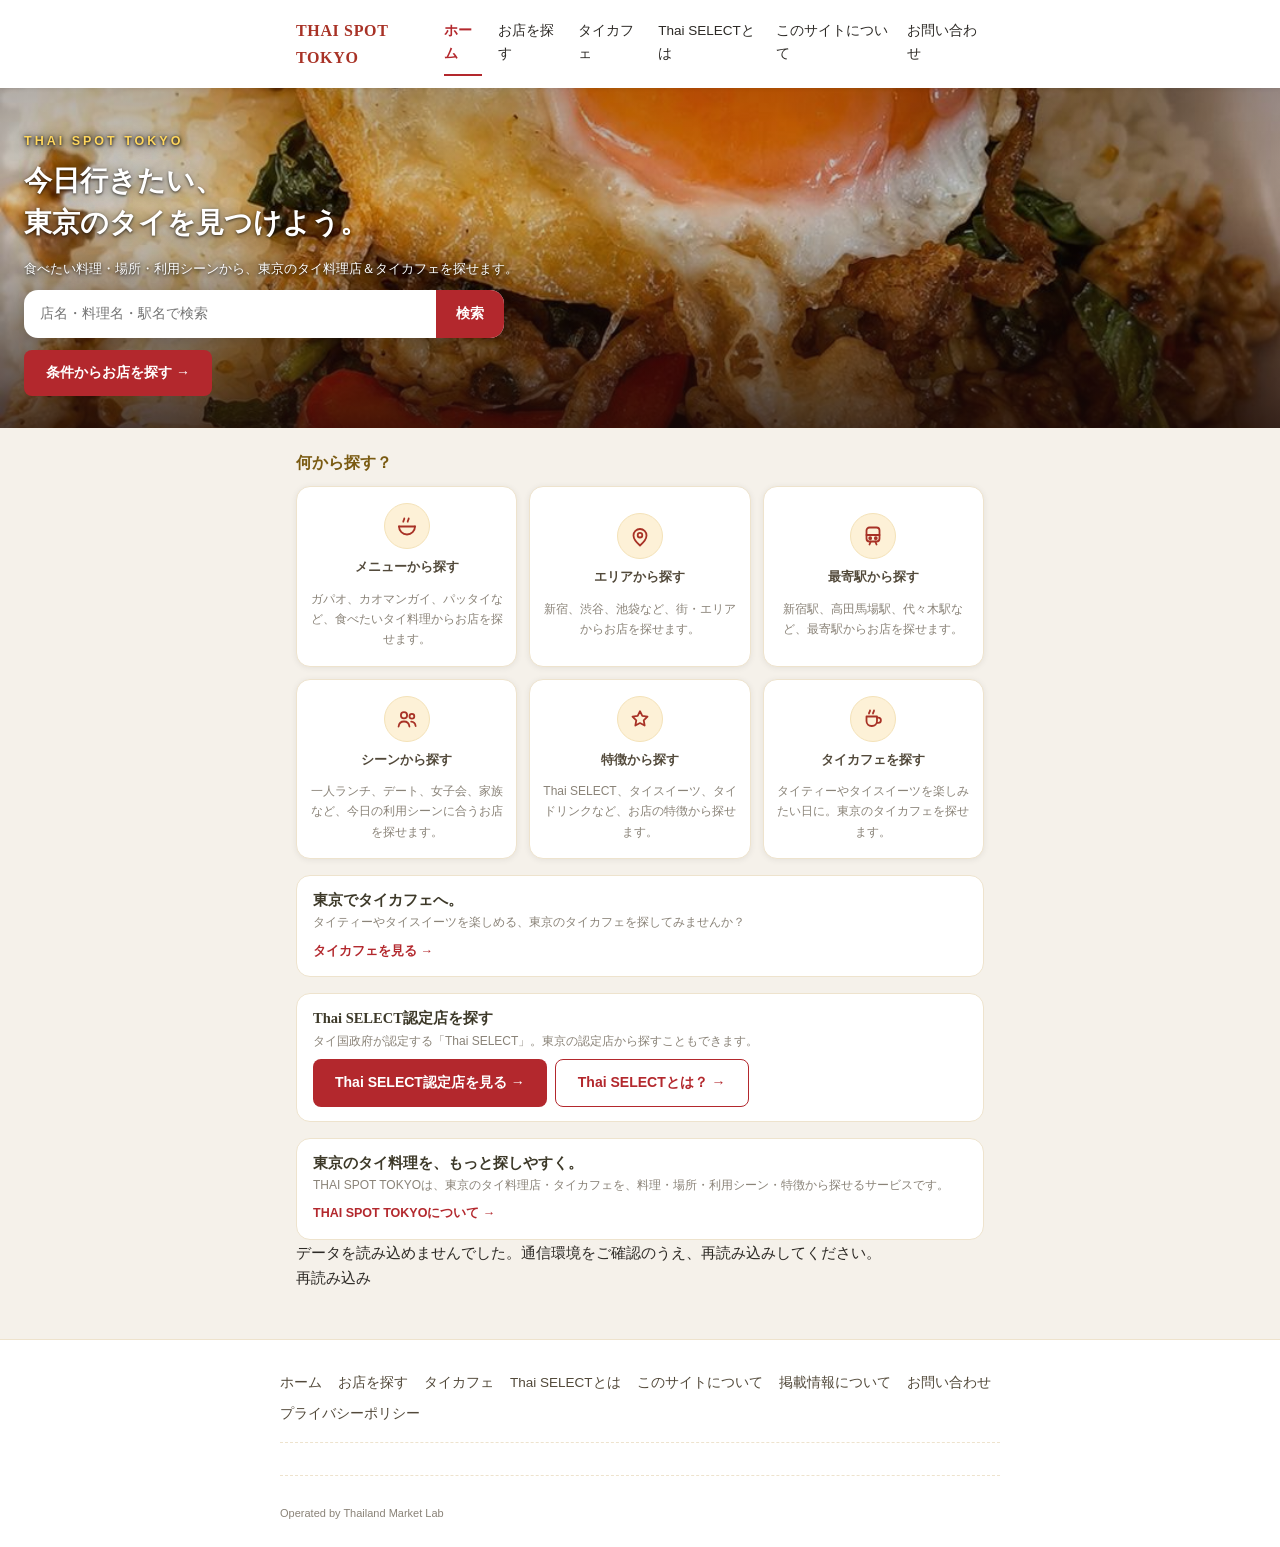
<file: index.html>
<!doctype html>
<html lang="ja">
<head>
<meta name="robots" content="noindex, nofollow"> <!-- staging only -->
<meta charset="UTF-8">
<meta name="viewport" content="width=device-width, initial-scale=1.0">
<title>THAI SPOT TOKYO | 東京のタイ料理店・タイカフェ検索</title>
<meta name="description" content="東京都内のタイ料理店・タイカフェを、料理・エリア・駅・シーン・特徴から探せる検索サイトです。">
<!-- Google Search Console の所有権確認タグ(改修6-(e)・2026-09-22 発注者支給) -->
<meta name="google-site-verification" content="zopqPQv0fN5-KnyUCg4_Tm0X33ekgBTEK4AAmWwKxs0">
<link rel="canonical" href="https://thaispot-tokyo.com/">
<!-- SNS共有カード(OGP/Twitter)。画像はサイト共通 assets/img/ogp.jpg・URLは絶対指定(改修6-(b)) -->
<meta property="og:type" content="website">
<meta property="og:site_name" content="THAI SPOT TOKYO">
<meta property="og:locale" content="ja_JP">
<meta property="og:title" content="THAI SPOT TOKYO | 東京のタイ料理店・タイカフェ検索">
<meta property="og:description" content="東京都内のタイ料理店・タイカフェを、料理・エリア・駅・シーン・特徴から探せる検索サイトです。">
<meta property="og:url" content="https://thaispot-tokyo.com/">
<meta property="og:image" content="https://thaispot-tokyo.com/assets/img/ogp.jpg">
<meta name="twitter:card" content="summary_large_image">
<link rel="stylesheet" href="assets/css/style.css?v=20260826a">
<style>
  /* このページ限定の補助スタイル(style.cssは編集しない・search.html等の局所style慣例に準拠・実装設計書13-H)。
     既存デザイントークン(:root変数)のみ再利用し、新しい配色は増やさない。 */
  #hero-cta { margin-top: var(--space-3); } /* ヒーロー内メインボタン(13-H-2)を検索バーから少し離す */
  .hero__lead { font-size: 13px; color: #fff; margin: -2px 0 10px; text-shadow: 0 1px 3px rgba(0,0,0,.7), 0 2px 10px rgba(0,0,0,.5); } /* 仕様書3-1の説明文(影強化=8/25対応) */
  .promo-panel__actions { display: flex; flex-wrap: wrap; gap: var(--space-2); margin-top: var(--space-2); } /* Thai SELECT 2ボタン化(13-H-5)の横並び */
</style>
<!-- GA4(改修6-(f))。config.js の STAGING_MODE:true のときは ga.js が何もしない。
     defer なので本文末尾の config.js が評価された後に実行される(読み込み順の規約どおり)。 -->
<script defer src="assets/js/ga.js?v=20260922a"></script>
</head>
<body>

<div id="site-header"></div>

<main id="main-content">
  <!-- ヒーロー(実装設計書6章): 写真+グラデオーバーレイ+ブランド+キャッチ+検索バー+メインボタン(13-H-2)。
       見出し・背景画像・ボタン文言はtexts()取得後にJSで上書きするが、それまでは下記の初期値をそのまま表示する
       (要件2-2: 文言層は無停止。データ取得失敗時も白画面・空欄にしない) -->
  <section class="hero" id="hero">
    <div class="hero__content">
      <p class="hero__brand">THAI SPOT TOKYO</p>
      <h1 class="hero__title" id="hero-title">今日行きたい、
東京のタイを見つけよう。</h1>
      <!-- 仕様書3-1「説明」(最終ゲート仕上げで追加・texts: hero_lead) -->
      <p class="hero__lead" id="hero-lead">食べたい料理・場所・利用シーンから、東京のタイ料理店＆タイカフェを探せます。</p>
      <form class="hero-search" id="hero-search-form" action="search.html" method="get">
        <input class="hero-search__input" type="search" name="freeword" placeholder="店名・料理名・駅名で検索" aria-label="フリーワードで検索">
        <button class="hero-search__button" type="submit">検索</button>
      </form>
      <!-- 仕様書3-1メインボタン(実装設計書13-H-2で新設): [条件からお店を探す →]→search.html -->
      <a class="btn btn--primary" id="hero-cta" href="search.html">条件からお店を探す →</a>
    </div>
  </section>

  <div class="container">

    <!-- シート設定に問題がある可能性があるときだけ表示(実装設計書13-H-12。search.html等と同一の慣例:
         #warnings-banner-mountへappendChild。TS.render.warningsBannerはtypeofガード付きで独立動作) -->
    <div id="warnings-banner-mount"></div>

    <!-- 「何から探す？」6ブロック: search.htmlの該当カテゴリにフォーカス遷移(条件は未適用のまま・要件6章)。
         各タイルの説明文(実装設計書13-H-7)は仕様書3-1の本文どおり・texts()駆動。
         6番目は仕様書3-1どおり「タイカフェ」→cafe.html(実装設計書13-H-6。旧「タイプから探す」は廃止。
         店舗タイプはsearch.html内の選択UIで引き続き選べるため機能喪失なし) -->
    <section aria-labelledby="explore-title">
      <h2 class="section-title" id="explore-title">何から探す？</h2>
      <div class="explore-grid">
        <a class="explore-tile" href="search.html#focus=dish">
          <span class="explore-tile__icon" aria-hidden="true"><svg viewBox="0 0 24 24" fill="none" stroke="currentColor" stroke-width="1.8" stroke-linecap="round" stroke-linejoin="round" focusable="false"><path d="M4 12.5h16"/><path d="M20 12.5a8 8 0 0 1-16 0"/><path d="M9.3 4.5c0 1.3-1 1.9-1 3.2"/><path d="M13.7 4.5c0 1.3-1 1.9-1 3.2"/></svg></span>
          <span class="explore-tile__label">メニューから探す</span>
          <span class="promo-panel__desc" id="explore-desc-dish">ガパオ、カオマンガイ、パッタイなど、食べたいタイ料理からお店を探せます。</span>
        </a>
        <a class="explore-tile" href="search.html#focus=area">
          <span class="explore-tile__icon" aria-hidden="true"><svg viewBox="0 0 24 24" fill="none" stroke="currentColor" stroke-width="1.8" stroke-linecap="round" stroke-linejoin="round" focusable="false"><path d="M12 21.5s-6.5-5.6-6.5-10a6.5 6.5 0 0 1 13 0c0 4.4-6.5 10-6.5 10Z"/><circle cx="12" cy="11.2" r="2.3"/></svg></span>
          <span class="explore-tile__label">エリアから探す</span>
          <span class="promo-panel__desc" id="explore-desc-area">新宿、渋谷、池袋など、街・エリアからお店を探せます。</span>
        </a>
        <a class="explore-tile" href="search.html#focus=station">
          <span class="explore-tile__icon" aria-hidden="true"><svg viewBox="0 0 24 24" fill="none" stroke="currentColor" stroke-width="1.8" stroke-linecap="round" stroke-linejoin="round" focusable="false"><rect x="5.5" y="3.5" width="13" height="14" rx="3"/><path d="M5.5 11h13"/><circle cx="9.2" cy="14.2" r="1"/><circle cx="14.8" cy="14.2" r="1"/><path d="M8.5 20.5l1.2-3"/><path d="M15.5 20.5l-1.2-3"/></svg></span>
          <span class="explore-tile__label">最寄駅から探す</span>
          <span class="promo-panel__desc" id="explore-desc-station">新宿駅、高田馬場駅、代々木駅など、最寄駅からお店を探せます。</span>
        </a>
        <a class="explore-tile" href="search.html#focus=scene">
          <span class="explore-tile__icon" aria-hidden="true"><svg viewBox="0 0 24 24" fill="none" stroke="currentColor" stroke-width="1.8" stroke-linecap="round" stroke-linejoin="round" focusable="false"><circle cx="9" cy="8.3" r="3.1"/><path d="M3.6 19.5c.4-3.1 2.7-5 5.4-5s5 1.9 5.4 5"/><circle cx="16.9" cy="9.3" r="2.4"/><path d="M16.2 14.7c2.5.3 4.1 1.9 4.4 4.3"/></svg></span>
          <span class="explore-tile__label">シーンから探す</span>
          <span class="promo-panel__desc" id="explore-desc-scene">一人ランチ、デート、女子会、家族など、今日の利用シーンに合うお店を探せます。</span>
        </a>
        <a class="explore-tile" href="search.html#focus=feature">
          <span class="explore-tile__icon" aria-hidden="true"><svg viewBox="0 0 24 24" fill="none" stroke="currentColor" stroke-width="1.8" stroke-linecap="round" stroke-linejoin="round" focusable="false"><path d="M12 4.2l2.3 4.7 5.2.76-3.76 3.66.89 5.18L12 16.06l-4.63 2.44.89-5.18L4.5 9.66l5.2-.76Z"/></svg></span>
          <span class="explore-tile__label">特徴から探す</span>
          <span class="promo-panel__desc" id="explore-desc-feature">Thai SELECT、タイスイーツ、タイドリンクなど、お店の特徴から探せます。</span>
        </a>
        <a class="explore-tile" href="cafe.html">
          <span class="explore-tile__icon" aria-hidden="true"><svg viewBox="0 0 24 24" fill="none" stroke="currentColor" stroke-width="1.8" stroke-linecap="round" stroke-linejoin="round" focusable="false"><path d="M5.5 9.5h10.5v4.5a5 5 0 0 1-5 5h-.5a5 5 0 0 1-5-5Z"/><path d="M16 10.6h1.3a2.6 2.6 0 0 1 0 5.2H16"/><path d="M9 3.5c0 1.2-1 1.7-1 3"/><path d="M13 3.5c0 1.2-1 1.7-1 3"/></svg></span>
          <span class="explore-tile__label">タイカフェを探す</span>
          <span class="promo-panel__desc" id="explore-desc-cafe">タイティーやタイスイーツを楽しみたい日に。東京のタイカフェを探せます。</span>
        </a>
      </div>
    </section>

    <!-- おすすめ条件チップ: タップで条件適用済み遷移(要件6章)。値はSite_Texts「recommend_chips」駆動(実装設計書7章) -->
    <section id="recommend-section" aria-labelledby="recommend-title" hidden>
      <h2 class="section-title" id="recommend-title">おすすめの条件から探す</h2>
      <div id="recommend-chips" class="chips"></div>
    </section>

    <!-- タイ料理、何を食べる？(仕様書3-1・実装設計書13-H-1で新設): 「定番から探す」「ちょっと珍しいタイ料理」
         各5チップ+[すべてのメニューから探す →]。チップはtexts('home_dishes_popular'/'home_dishes_rare')
         駆動・resolveChipParamKey(下記スクリプト内・おすすめチップと同一関数)でMenusと突合し、未解決ラベルは
         非表示。仕様書の「ガパオ」は実在値「ガパオライス」に置換済み(fixtures/Menus.json確認・報告書に対応表)。
         おすすめチップ同様、db確定前(または通信失敗時)は非表示のまま(既存recommend-sectionの挙動に合わせる) -->
    <section id="dishes-section" aria-labelledby="dishes-title" hidden>
      <h2 class="section-title" id="dishes-title">タイ料理、何を食べる？</h2>
      <p class="promo-panel__desc" id="dishes-lead">「タイ料理が食べたい。でも、何を選べばいい？ そんなときは料理から探してみてください。」</p>
      <div class="panel" id="dishes-popular-panel" hidden>
        <h3 id="dishes-popular-title">定番から探す</h3>
        <div id="dishes-popular-chips" class="chips"></div>
      </div>
      <div class="panel" id="dishes-rare-panel" hidden>
        <h3 id="dishes-rare-title">ちょっと珍しいタイ料理</h3>
        <div id="dishes-rare-chips" class="chips"></div>
      </div>
      <p id="dishes-cta"><a class="btn btn--outline" id="dishes-cta-link" href="search.html#focus=dish">すべてのメニューから探す →</a></p>
    </section>

    <!-- タイカフェ導線(要件1章: ホーム→/cafe.html) -->
    <section class="promo-panel" id="promo-cafe">
      <h2 class="promo-panel__title" id="promo-cafe-title">東京でタイカフェへ。</h2>
      <p class="promo-panel__desc" id="promo-cafe-desc">タイティーやタイスイーツを楽しめる、東京のタイカフェを探してみませんか？</p>
      <a class="promo-panel__link" id="promo-cafe-link" href="cafe.html">タイカフェを見る →</a>
    </section>

    <!-- Thai SELECT導線(要件1章: ホーム→/thaiselect.html)。実装設計書13-H-5: 仕様書3-1どおり2ボタン化
         ([Thai SELECT認定店を見る →]→search.html?feature=Thai SELECT認定(実在Feature名・URLエンコード)
         +[Thai SELECTとは？ →]→thaiselect.html)。未使用だったhome_thaiselect_button/home_cafe_buttonを
         実際に使う形にした(promoリンクのtexts駆動化) -->
    <section class="promo-panel" id="promo-thaiselect">
      <h2 class="promo-panel__title" id="promo-thaiselect-title">Thai SELECT認定店を探す</h2>
      <p class="promo-panel__desc" id="promo-thaiselect-desc">タイ国政府が認定する「Thai SELECT」。東京の認定店から探すこともできます。</p>
      <div class="promo-panel__actions">
        <a class="btn btn--primary" id="promo-thaiselect-primary" href="search.html">Thai SELECT認定店を見る →</a>
        <a class="btn btn--outline" id="promo-thaiselect-secondary" href="thaiselect.html">Thai SELECTとは？ →</a>
      </div>
    </section>

    <!-- About導線(仕様書3-1/3-7・実装設計書13-H-3で新設): [THAI SPOT TOKYOについて →]→about.html。
         既存のpromo-panel部品をそのまま流用(新規CSS不要) -->
    <section class="promo-panel" id="promo-about">
      <h2 class="promo-panel__title" id="promo-about-title">東京のタイ料理を、もっと探しやすく。</h2>
      <p class="promo-panel__desc" id="promo-about-desc">THAI SPOT TOKYOは、東京のタイ料理店・タイカフェを、料理・場所・利用シーン・特徴から探せるサービスです。</p>
      <a class="promo-panel__link" id="promo-about-link" href="about.html">THAI SPOT TOKYOについて →</a>
    </section>

    <!-- 広告枠(要件1章: ホーム下部1)。該当広告なしなら何も描画されない -->
    <div id="home-ad-slot"></div>

    <!-- データ取得失敗時のみ表示(要件2-3: 白画面禁止) -->
    <div id="home-error" hidden></div>

  </div>
</main>

<div id="site-footer"></div>

<script src="assets/js/config.js?v=20260922a"></script>
<script src="assets/js/texts-default.js?v=20260922a"></script>
<script src="assets/js/util.js?v=20260922a"></script>
<script src="assets/js/data.js?v=20260826a"></script>
<script src="assets/js/render.js?v=20260826a"></script>
<script src="assets/js/log.js?v=20260826a"></script>
<script>
(function () {
  'use strict';

  // 共通ヘッダー/フッターはdbなしで即描画(体感速度優先)。フッターの「お知らせ・特集」はdb確定後に追って反映する。
  TS.render.chrome('home');

  // Thai SELECT主ボタンのhref(実装設計書13-H-5: search.html?feature=Thai SELECT認定・実在Feature名を
  // encodeURIComponentで必ずエスケープ・thaiselect.htmlの既存CTA実装と同じ組み立て方)。
  // 固定値でdbに依存しないため、データ取得を待たず同期的に設定する(通信失敗時もリンク切れにしない)。
  var thaiselectPrimary = document.getElementById('promo-thaiselect-primary');
  if (thaiselectPrimary) thaiselectPrimary.href = 'search.html?feature=' + encodeURIComponent('Thai SELECT認定');

  TS.data.load().then(function (db) {
    TS.render.footerNotices(db);
    insertWarningsBanner(db);

    // ヒーロー見出し・メインボタン(要件2-2: Site_Texts駆動。値が無ければHTML初期値のまま)
    var heroCatch = db.texts('hero_catch');
    if (heroCatch) TS.util.setText('hero-title', heroCatch);
    setTextIfPresent('hero-lead', db.texts('hero_lead'));
    setTextIfPresent('hero-cta', db.texts('hero_cta_label'));

    // ヒーロー背景画像(実装設計書6章: texts('hero_image_url') > assets/img/hero.jpg > CSSグラデ)
    var heroImageRaw = db.texts('hero_image_url');
    if (heroImageRaw) {
      var safeHero = TS.util.safeUrl(heroImageRaw, { image: true });
      if (safeHero) {
        var heroEl = document.getElementById('hero');
        if (heroEl) heroEl.style.setProperty('--hero-image', 'url("' + safeHero + '")');
      }
    }

    renderExploreDescriptions(db);
    renderRecommendChips(db);
    renderDishSection(db);

    // タイカフェ/Thai SELECT/About導線の文言(Site_Texts駆動)
    setTextIfPresent('promo-cafe-title', db.texts('home_cafe_title'));
    setTextIfPresent('promo-cafe-desc', db.texts('home_cafe_desc'));
    setTextIfPresent('promo-cafe-link', db.texts('home_cafe_button'));

    setTextIfPresent('promo-thaiselect-title', db.texts('home_thaiselect_title'));
    setTextIfPresent('promo-thaiselect-desc', db.texts('home_thaiselect_desc'));
    setTextIfPresent('promo-thaiselect-primary', db.texts('home_thaiselect_button'));
    setTextIfPresent('promo-thaiselect-secondary', db.texts('home_thaiselect_secondary_button'));

    setTextIfPresent('promo-about-title', db.texts('home_about_title'));
    setTextIfPresent('promo-about-desc', db.texts('home_about_desc'));
    setTextIfPresent('promo-about-link', db.texts('home_about_button'));

    // 広告枠(要件1章: home_bottom。該当広告なしならadSlotはnullを返すので何もしない)
    var ad = TS.render.adSlot('home_bottom', db);
    if (ad) document.getElementById('home-ad-slot').appendChild(ad);

  }).catch(function (err) {
    // 要件2-3: 通信失敗・非200時は「データを読み込めませんでした」表示(白画面禁止)
    var errEl = document.getElementById('home-error');
    if (errEl) {
      errEl.hidden = false;
      TS.data.loadError(errEl, err);
    }
  });

  // シート設定に問題がある可能性があるときだけ小バナーを先頭(コンテナ内)に挿入(実装設計書13-H-12)
  function insertWarningsBanner(db) {
    if (typeof TS.render.warningsBanner !== 'function') return;
    var banner = TS.render.warningsBanner(db);
    if (!banner) return;
    var mount = document.getElementById('warnings-banner-mount');
    if (mount) mount.appendChild(banner);
  }

  function setTextIfPresent(id, text) {
    if (text) TS.util.setText(id, text);
  }

  // 「何から探す？」6タイルの説明文(実装設計書13-H-7)
  function renderExploreDescriptions(db) {
    setTextIfPresent('explore-desc-dish', db.texts('home_block_dish_desc'));
    setTextIfPresent('explore-desc-area', db.texts('home_block_area_desc'));
    setTextIfPresent('explore-desc-station', db.texts('home_block_station_desc'));
    setTextIfPresent('explore-desc-scene', db.texts('home_block_scene_desc'));
    setTextIfPresent('explore-desc-feature', db.texts('home_block_feature_desc'));
    setTextIfPresent('explore-desc-cafe', db.texts('home_block_cafe_desc'));
  }

  // おすすめ条件チップを描画する。値はカンマ区切りのtexts('recommend_chips')、
  // 無ければconfig.jsのTS.config.RECOMMEND_CHIPSにフォールバック(実装設計書7章)
  function renderRecommendChips(db) {
    var section = document.getElementById('recommend-section');
    var mount = document.getElementById('recommend-chips');
    if (!mount || !section) return;

    var raw = db.texts('recommend_chips');
    var labels = raw
      ? parseCsvLabels(raw)
      : (TS.config.RECOMMEND_CHIPS || []).map(function (s) { return (s || '').trim(); }).filter(Boolean);
    var items = buildChipItems(labels, db);

    if (!items.length) {
      section.hidden = true;
      return;
    }
    section.hidden = false;
    renderChipGroup(items, mount);
  }

  // タイ料理、何を食べる？(仕様書3-1・実装設計書13-H-1): 「定番から探す」「ちょっと珍しいタイ料理」の
  // 2グループをそれぞれ resolveChipParamKey で実マスタ突合し、未解決ラベルは非表示にする
  // (要件2-4「無言の誤誘導禁止」＝存在しない条件はリンクとして出さない、おすすめチップと同じ方針)。
  function renderDishSection(db) {
    var section = document.getElementById('dishes-section');
    if (!section) return;

    setTextIfPresent('dishes-title', db.texts('home_dishes_heading'));
    setTextIfPresent('dishes-lead', db.texts('home_dishes_lead'));
    setTextIfPresent('dishes-cta-link', db.texts('home_dishes_cta_label'));

    var popularItems = buildChipItems(parseCsvLabels(db.texts('home_dishes_popular')), db);
    var rareItems = buildChipItems(parseCsvLabels(db.texts('home_dishes_rare')), db);

    toggleDishPanel('dishes-popular-panel', 'dishes-popular-title', 'dishes-popular-chips',
      db.texts('home_dishes_popular_heading'), popularItems);
    toggleDishPanel('dishes-rare-panel', 'dishes-rare-title', 'dishes-rare-chips',
      db.texts('home_dishes_rare_heading'), rareItems);

    // 両グループとも0件なら見出し/リード文/CTAだけの空セクションを出さない
    section.hidden = !(popularItems.length || rareItems.length);
  }

  function toggleDishPanel(panelId, titleId, chipsId, headingText, items) {
    var panel = document.getElementById(panelId);
    if (!panel) return;
    if (!items.length) { panel.hidden = true; return; }
    setTextIfPresent(titleId, headingText);
    renderChipGroup(items, document.getElementById(chipsId));
    panel.hidden = false;
  }

  // ---- チップ解決の共通ヘルパー(おすすめチップ/タイ料理2グループで共用。resolveChipParamKeyは
  //      このファイル内の1箇所のみに実装し重複実装しない・実装設計書13-H注意点) ----

  function parseCsvLabels(raw) {
    return (raw ? raw.split(',') : [])
      .map(function (s) { return (s || '').trim(); })
      .filter(Boolean);
  }

  function buildChipItems(labels, db) {
    return (labels || [])
      .map(function (label) { return { value: label, label: label, paramKey: resolveChipParamKey(label, db) }; })
      .filter(function (it) { return !!it.paramKey; });
  }

  function renderChipGroup(items, mount) {
    if (!mount) return;
    while (mount.firstChild) mount.removeChild(mount.firstChild);
    if (!items.length) return;
    var chipsEl = TS.render.chips(items, {
      hrefFor: function (value) {
        var it = items.filter(function (x) { return x.value === value; })[0];
        return 'search.html?' + it.paramKey + '=' + encodeURIComponent(value);
      }
    });
    while (chipsEl.firstChild) mount.appendChild(chipsEl.firstChild);
  }

  // 各ラベルがどのカテゴリ(料理/エリア/駅/シーン/特徴/タイプ)に属すか、マスタと突合して判定する。
  // 要件2-4: 値の突合はトリム+正規化。マスタに存在しない値は無視して表示しない(無言の誤誘導を避ける=
  // 存在しない条件は「見つからなかった」表示をするより、そもそもリンクとして出さない方が安全なため)
  function resolveChipParamKey(label, db) {
    var norm = TS.util.norm(label);
    if ((db.menus || []).some(function (m) { return TS.util.norm(m.name) === norm; })) return 'dish';
    if ((db.scenes || []).some(function (s) { return TS.util.norm(s.name) === norm; })) return 'scene';
    if ((db.features || []).some(function (f) { return TS.util.norm(f.name) === norm; })) return 'feature';
    if ((db.stores || []).some(function (s) { return TS.util.norm(s.area) === norm; })) return 'area';
    if ((db.stores || []).some(function (s) { return TS.util.norm(s.station) === norm; })) return 'station';
    if ((db.stores || []).some(function (s) { return TS.util.norm(s.storeType) === norm; })) return 'type';
    return null;
  }
})();
</script>
</body>
</html>
</file>
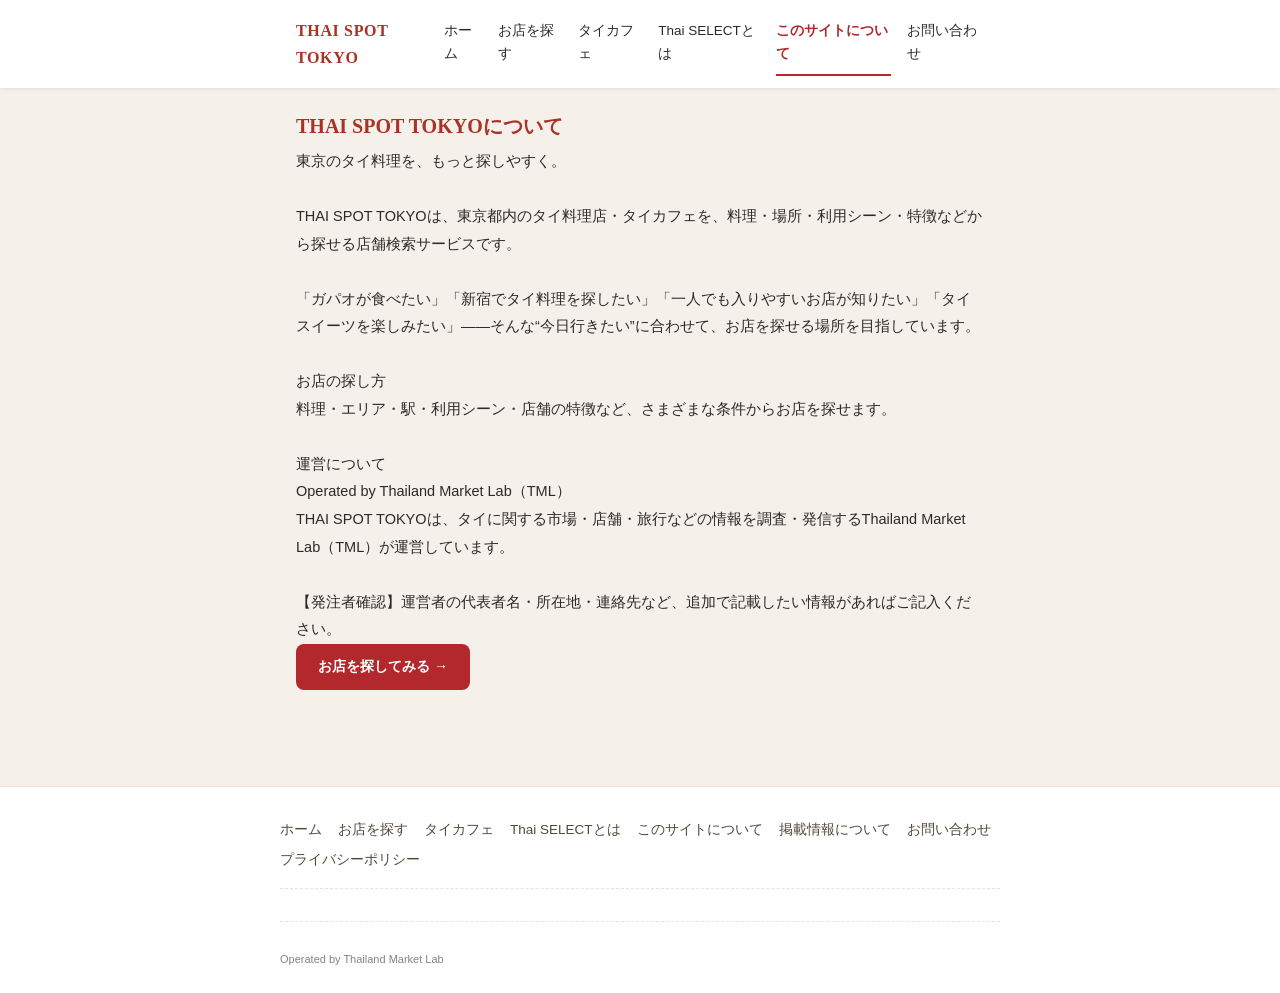
<file: about.html>
<!doctype html>
<html lang="ja">
<head>
<meta name="robots" content="noindex, nofollow"> <!-- staging only -->
<meta charset="UTF-8">
<meta name="viewport" content="width=device-width, initial-scale=1.0">
<title id="page-title">THAI SPOT TOKYOについて｜THAI SPOT TOKYO</title>
<meta name="description" id="page-description" content="THAI SPOT TOKYOの運営方針・掲載についてのご案内です。">
<link rel="canonical" href="https://thaispot-tokyo.com/about.html">
<!-- SNS共有カード(OGP/Twitter)。画像はサイト共通 assets/img/ogp.jpg・URLは絶対指定(改修6-(b)) -->
<meta property="og:type" content="website">
<meta property="og:site_name" content="THAI SPOT TOKYO">
<meta property="og:locale" content="ja_JP">
<meta property="og:title" content="THAI SPOT TOKYOについて｜THAI SPOT TOKYO">
<meta property="og:description" content="THAI SPOT TOKYOの運営方針・掲載についてのご案内です。">
<meta property="og:url" content="https://thaispot-tokyo.com/about.html">
<meta property="og:image" content="https://thaispot-tokyo.com/assets/img/ogp.jpg">
<meta name="twitter:card" content="summary_large_image">
<link rel="stylesheet" href="assets/css/style.css?v=20260826a">
<!-- GA4(改修6-(f))。config.js の STAGING_MODE:true のときは ga.js が何もしない。
     defer なので本文末尾の config.js が評価された後に実行される(読み込み順の規約どおり)。 -->
<script defer src="assets/js/ga.js?v=20260922a"></script>
</head>
<body>

<div id="site-header"></div>

<main id="main-content">
  <div class="container">
    <!-- シート設定に問題がある可能性があるときだけ表示(実装設計書13-H-12。search.html等と同一の慣例) -->
    <div id="warnings-banner-mount"></div>

    <div class="article">
      <h1 class="article__title" id="article-title">THAI SPOT TOKYOについて</h1>
      <p class="article__body" id="article-body"></p>
      <p id="article-cta"></p>
    </div>
  </div>
</main>

<div id="site-footer"></div>

<!-- 要件2-2「文言層は無停止」: 本文はSite_Texts駆動だが、通信失敗時でもtexts-default.jsの組み込み文言で
     ページとして完全に成立させる(白画面・空欄禁止)。広告枠なし(要件1章7番)。
     動的テキストは全てTS.util.setText()(textContent代入)経由。 -->
<script src="assets/js/config.js?v=20260922a"></script>
<script src="assets/js/texts-default.js?v=20260922a"></script>
<script src="assets/js/util.js?v=20260922a"></script>
<script src="assets/js/data.js?v=20260826a"></script>
<script src="assets/js/render.js?v=20260826a"></script>
<script>
(function () {
  'use strict';

  var U = TS.util;

  TS.render.chrome('about');

  function applyTexts(texts) {
    document.title = texts('meta_title_about') || document.title;
    var descMeta = document.getElementById('page-description');
    if (descMeta) descMeta.setAttribute('content', texts('meta_desc_about'));

    U.setText('article-title', texts('about_title'));
    U.setText('article-body', texts('about_body'));

    renderCta(texts('about_cta_label'));
  }

  // CTAボタン: 「お店を探してみる」→ search.html（条件未適用・仕様書3-7の導線）
  function renderCta(label) {
    var mount = document.getElementById('article-cta');
    mount.textContent = '';
    if (!label) return;
    var a = U.el('a', { class: 'btn btn--primary' }, [label]);
    a.href = 'search.html'; // 自前組み立て文字列は直接代入(設計書10-1)
    mount.appendChild(a);
  }

  applyTexts(function (key) { return (TS.textsDefault && TS.textsDefault[key]) || ''; });

  TS.data.load().then(function (db) {
    TS.render.footerNotices(db);
    insertWarningsBanner(db);
    applyTexts(db.texts);
  }).catch(function (err) {
    if (typeof console !== 'undefined') console.error('[about.html] データ取得に失敗(texts-defaultで続行):', err);
  });

  // シート設定に問題がある可能性があるときだけ小バナーを先頭に挿入(実装設計書13-H-12)
  function insertWarningsBanner(db) {
    if (typeof TS.render.warningsBanner !== 'function') return;
    var banner = TS.render.warningsBanner(db);
    if (!banner) return;
    var mount = document.getElementById('warnings-banner-mount');
    if (mount) mount.appendChild(banner);
  }
})();
</script>
</body>
</html>
</file>
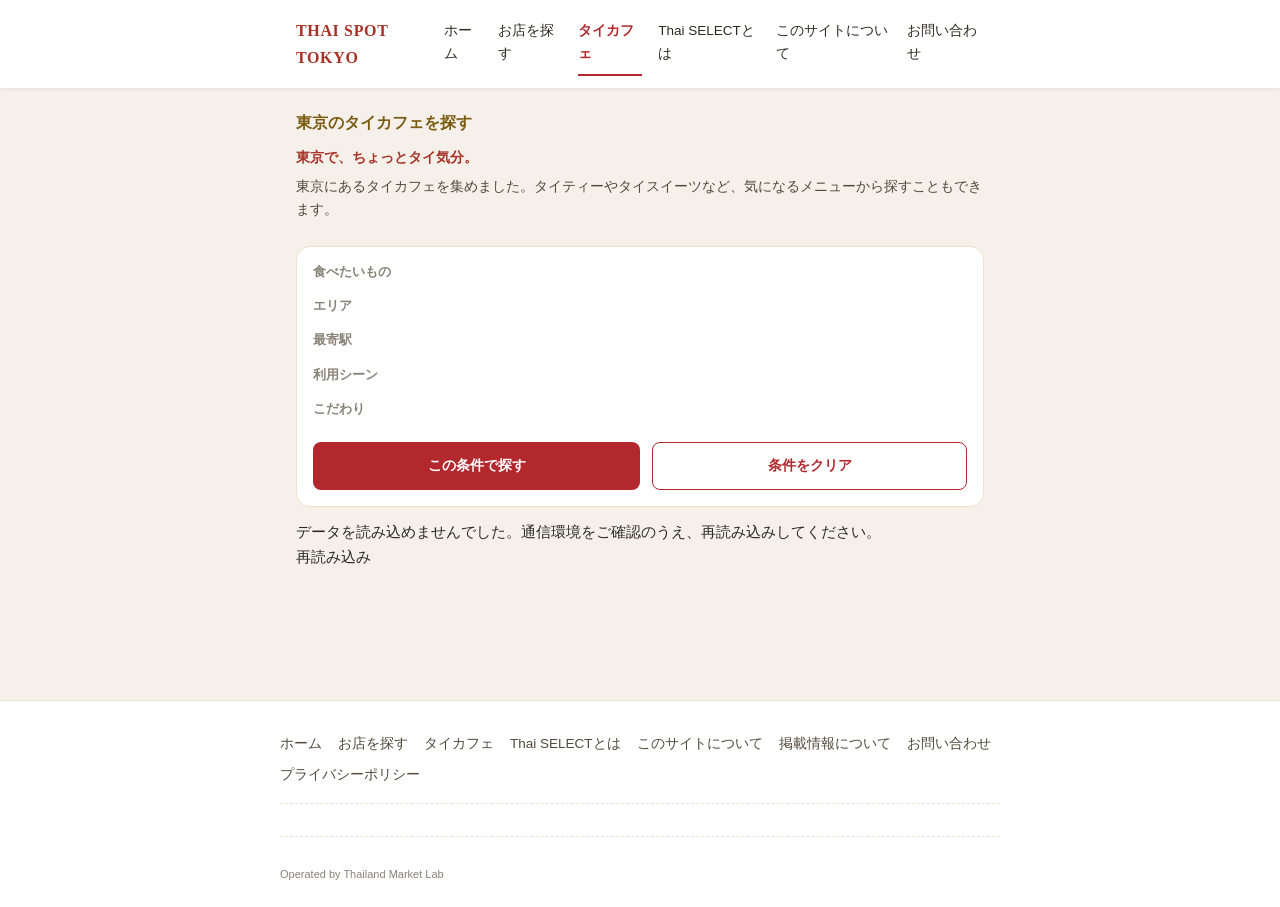
<file: cafe.html>
<!doctype html>
<html lang="ja">
<head>
<meta name="robots" content="noindex, nofollow"> <!-- staging only -->
<meta charset="UTF-8">
<meta name="viewport" content="width=device-width, initial-scale=1.0">
<title>東京のタイカフェを探す｜THAI SPOT TOKYO</title>
<meta name="description" content="東京にあるタイカフェを一覧から探せます。エリアやメニューなど、追加条件での絞り込みにも対応しています。">
<link rel="canonical" href="https://thaispot-tokyo.com/cafe.html">
<!-- SNS共有カード(OGP/Twitter)。画像はサイト共通 assets/img/ogp.jpg・URLは絶対指定(改修6-(b)) -->
<meta property="og:type" content="website">
<meta property="og:site_name" content="THAI SPOT TOKYO">
<meta property="og:locale" content="ja_JP">
<meta property="og:title" content="東京のタイカフェを探す｜THAI SPOT TOKYO">
<meta property="og:description" content="東京にあるタイカフェを一覧から探せます。エリアやメニューなど、追加条件での絞り込みにも対応しています。">
<meta property="og:url" content="https://thaispot-tokyo.com/cafe.html">
<meta property="og:image" content="https://thaispot-tokyo.com/assets/img/ogp.jpg">
<meta name="twitter:card" content="summary_large_image">
<link rel="stylesheet" href="assets/css/style.css?v=20260826a">
<style>
  /* search.htmlと同一の局所スタイル(共有cssファイルは設計書1章のファイル構成に無いためページごとに複製。
     style.cssは編集しない・実装設計書10-3章の check.html 局所style慣例に準拠)。 */
  .page-catch { font-family: var(--font-heading); font-weight: 700; font-size: 14px; color: var(--color-primary-deep); margin: 2px 0 6px; }
  .page-lead { color: var(--color-muted-2); font-size: 13.5px; margin: 4px 0 var(--space-5); }
  .filter-group { margin-bottom: var(--space-4); }
  .filter-group:last-of-type { margin-bottom: 0; }
  .dish-subgroup { margin-bottom: var(--space-2); }
  .dish-subgroup__title { font-size: 11.5px; color: var(--color-muted); margin: var(--space-2) 0 6px; }
  .dish-subgroup:first-child .dish-subgroup__title { margin-top: 0; }
  .search-actions { display: flex; flex-wrap: wrap; gap: var(--space-3); margin-top: var(--space-5); }
  .search-actions .btn { flex: 1 1 auto; }
  .results-sub { font-size: 13px; color: var(--color-muted-2); margin: 0 0 var(--space-3); }
  .dropped-note {
    font-size: 12px; color: var(--color-tag-gold-ink); background: var(--color-tag-gold-bg);
    border-radius: var(--radius-s); padding: 8px 12px; margin-bottom: var(--space-3);
  }
</style>
<!-- GA4(改修6-(f))。config.js の STAGING_MODE:true のときは ga.js が何もしない。
     defer なので本文末尾の config.js が評価された後に実行される(読み込み順の規約どおり)。 -->
<script defer src="assets/js/ga.js?v=20260922a"></script>
</head>
<body>

<div id="site-header"></div>

<main id="main-content">
  <div class="container">

    <!-- シート設定に問題がある可能性があるときだけ表示(実装設計書13-I-10)。TS.render.warningsBannerは
         担当Hが並行実装中のため、呼び出し側は typeof ガード付きで独立動作させる(未実装でも本ページは壊れない)。 -->
    <div id="warnings-banner-mount"></div>

    <!-- ページタイトル/キャッチ/リード文はSite_Texts駆動(cafe_heading/cafe_catch/cafe_lead)。
         HTML初期値はtexts-default.jsの現行値(=仕様書3-5の文言)と同一にして、JS未実行/データ取得前でも
         矛盾なく表示する。 -->
    <section id="cafe-intro-section" aria-labelledby="cafe-title">
      <h1 id="cafe-title" class="section-title">東京のタイカフェを探す</h1>
      <p id="cafe-catch" class="page-catch">東京で、ちょっとタイ気分。</p>
      <p id="cafe-lead" class="page-lead">東京にあるタイカフェを集めました。タイティーやタイスイーツなど、気になるメニューから探すこともできます。</p>
    </section>

    <!-- Store_type=Cafe固定絞込+追加条件(料理/エリア/駅/シーン/特徴)で再検索可(要件1章5番)。
         店舗タイプ選択チップは出さない(常にCafeを強制し、UIからも外せないようにする)。 -->
    <section id="cafe-form-section" aria-labelledby="cafe-form-title">
      <form id="cafe-form" class="panel">
        <h2 id="cafe-form-title" class="visually-hidden">追加条件で絞り込む</h2>

        <div class="filter-group" data-cat-group="dish">
          <h2 id="cat-title-dish">食べたいもの</h2>
          <div id="dish-groups"></div>
        </div>

        <!-- エリア: 主要エリアだけ初期表示し、[すべてのエリアを見る]で全エリア(改修① 1.(a))。
             search.htmlと同一の構造・同一のid(表示制御はassets/js/facets.jsが両ページ共通で受け持つ)。 -->
        <div class="filter-group" data-cat-group="area">
          <h2 id="cat-title-area">エリア</h2>
          <div id="chips-area"></div>
          <p class="facet-note" id="area-note" hidden></p>
          <button type="button" class="facet-toggle" id="area-toggle" hidden>すべてのエリアを見る</button>
        </div>

        <!-- 最寄駅: 主要駅だけ初期表示 + 駅名の入力欄で絞り込み(改修① 1.(a)(b))。
             入力欄はname無し=フォーム送信値に含めない(検索条件ではなく候補の絞り込みUIのため)。 -->
        <div class="filter-group" data-cat-group="station">
          <h2 id="cat-title-station">最寄駅</h2>
          <div class="facet-filter" id="station-filter-wrap" hidden>
            <label class="visually-hidden" for="station-filter-input" id="station-filter-label">駅名で絞り込む</label>
            <input class="form-input" type="search" id="station-filter-input"
                   placeholder="駅名を入力（例: 渋谷）" autocomplete="off">
          </div>
          <div id="chips-station"></div>
          <p class="facet-note" id="station-note" hidden></p>
          <button type="button" class="facet-toggle" id="station-toggle" hidden>駅一覧を見る</button>
        </div>

        <div class="filter-group" data-cat-group="scene">
          <h2 id="cat-title-scene">利用シーン</h2>
          <div id="chips-scene"></div>
        </div>

        <div class="filter-group" data-cat-group="feature">
          <h2 id="cat-title-feature">こだわり</h2>
          <div id="chips-feature"></div>
        </div>

        <div class="search-actions">
          <button type="submit" class="btn btn--primary" id="cafe-submit-btn">この条件で探す</button>
          <button type="button" class="btn btn--outline" id="cafe-clear-btn">条件をクリア</button>
        </div>
      </form>
    </section>

    <section id="cafe-results-section" aria-labelledby="cafe-results-heading" aria-live="polite">
      <p class="results-sub" id="cafe-results-heading"></p>
      <p class="dropped-note" id="cafe-dropped-note" hidden></p>
      <div class="card-list" id="cafe-results-list"></div>
      <div class="state-panel" id="cafe-results-empty" hidden>
        <p class="state-panel__desc" id="cafe-results-empty-text"></p>
        <div class="state-panel__actions">
          <button type="button" class="btn btn--outline" id="cafe-results-change-btn">条件を変更する</button>
        </div>
      </div>
    </section>

    <!-- 広告枠なし(要件1章表・タイカフェ行=広告枠列は空欄。Adsシートの位置定義にもcafe_bottomは無い) -->

    <!-- データ取得失敗時のみ表示(要件2-3: 白画面禁止) -->
    <div id="cafe-error" hidden></div>

  </div>
</main>

<div id="site-footer"></div>

<script src="assets/js/config.js?v=20260922a"></script>
<script src="assets/js/texts-default.js?v=20260922a"></script>
<script src="assets/js/util.js?v=20260922a"></script>
<script src="assets/js/data.js?v=20260826a"></script>
<script src="assets/js/render.js?v=20260826a"></script>
<script src="assets/js/search.js?v=20260826a"></script>
<!-- 改修①: 条件チップの選択肢生成と表示制御(search.html/cafe.htmlで共通)。render/utilの後に読む。 -->
<script src="assets/js/facets.js?v=20260922a"></script>
<script src="assets/js/log.js?v=20260826a"></script>
<script>
(function () {
  'use strict';

  // db.texts()が万一空文字を返した場合の保険(通常は texts-default.js の初回リリース原稿がそのまま使われる)。
  var ZERO_FALLBACK = '条件に合うお店が見つかりませんでした。条件を減らして、もう一度探してみてください。';
  var DROPPED_SUFFIX_FALLBACK = 'の条件が見つからなかったため、全店舗を表示しています。';
  // 0件時は「全店舗を表示しています」と言うと矛盾するため出し分ける(実装設計書13-I-2)
  var DROPPED_SUFFIX_ZERO_FALLBACK = 'の条件は見つかりませんでした。';

  // 実装設計書13-I-6: 見出しは db.texts('menu_category_'+category.toLowerCase()) を先に引き、
  // 空ならこのハードコード表→さらに無ければキーそのもの(またはその他)の順で解決する
  // (menu_category_*キーは担当Hが並行追加中のため、texts側が空の間はこの表が独立して機能する)。
  var MENU_CATEGORY_ORDER = ['RICE', 'CURRY', 'NOODLE', 'SALAD', 'SOUP', 'GRILL', 'FRIED', 'STIR_FRY', 'HOT_POT', 'DESSERT', 'DRINK'];
  var MENU_CATEGORY_LABELS = {
    RICE: 'ご飯もの', CURRY: 'カレー', NOODLE: '麺類', SALAD: 'サラダ', SOUP: 'スープ',
    GRILL: '焼き物', FRIED: '揚げ物', STIR_FRY: '炒め物', HOT_POT: '鍋物', DESSERT: 'デザート', DRINK: 'ドリンク'
  };

  // menu_category_*テキストキーの解決順(実装設計書13-I-6): texts() → ハードコード表 → fallback(キー自体/その他)
  function categoryLabel(db, categoryKeyForTexts, fallback) {
    var textsKey = 'menu_category_' + String(categoryKeyForTexts).toLowerCase();
    var fromTexts = (db && typeof db.texts === 'function') ? db.texts(textsKey) : '';
    return fromTexts || fallback;
  }

  var catItems = null;
  var dishGroups = [];
  var selectedConds = { dish: '', area: '', station: '', scene: '', feature: '' };
  var lastDb = null;
  // 改修①: 主要エリア・主要駅（Site_Texts の major_areas / major_stations。既定は texts-default.js）
  var majorItems = { area: [], station: [] };
  var facetGroups = {}; // cat -> TS.facets.createGroup(...)

  TS.render.chrome('cafe');

  // 追加条件はURLクエリでも着地可(dish/area/station/scene/feature)。typeはCafe固定のため常に無視して上書きする。
  var urlConds = TS.search.condsFromUrl();
  selectedConds.dish = urlConds.dish || '';
  selectedConds.area = urlConds.area || '';
  selectedConds.station = urlConds.station || '';
  selectedConds.scene = urlConds.scene || '';
  selectedConds.feature = urlConds.feature || '';

  // 改修①: チップ群の受け皿を先に作る（イベント登録は1回だけ・中身はデータ到着後に描画）
  setupFacetGroups();

  TS.data.load().then(function (db) {
    lastDb = db;
    TS.render.footerNotices(db);
    insertWarningsBanner(db);
    applyTexts(db);

    catItems = TS.facets.buildCatItems(db);
    // 主要リストは実データに在る値だけに解決される（Site_Textsに無い名前を書かれても黙って外れる）
    majorItems.area = TS.facets.resolveMajor(catItems.area, db.texts('major_areas'));
    majorItems.station = TS.facets.resolveMajor(catItems.station, db.texts('major_stations'));
    dishGroups = buildDishGroups(db, db.menus.filter(function (m) { return m.published; }));

    renderAllCatGroups();
    renderDishGroups();

    // 初回着地もCafeという条件の検索利用として1回分数える(要件4章の集計例に「Cafe 20回」が明記されているため。
    // 重複はlog.js側のsessionStorage直前条件比較で1回化される)。「条件をクリア」はログ対象外
    // (実装設計書13-I-1・UI再描画のみ)なので、runCafeSearchへ明示的にログあり(true)で渡す。
    runCafeSearch(true);

  }).catch(function (err) {
    var errEl = document.getElementById('cafe-error');
    errEl.hidden = false;
    TS.data.loadError(errEl, err);
  });

  // シート設定に問題がある可能性がある時だけ警告バナーを先頭に挿入する(実装設計書13-I-10)。
  // TS.render.warningsBannerは担当Hが並行実装中の関数のため、typeofガードを必須にして独立動作させる
  // (未実装の間は何もしない=本ページの他機能に影響しない)。
  function insertWarningsBanner(db) {
    if (typeof TS.render.warningsBanner !== 'function') return;
    var banner = TS.render.warningsBanner(db);
    if (!banner) return;
    var mount = document.getElementById('warnings-banner-mount');
    if (mount) mount.appendChild(banner);
  }

  // ---- Site_Texts駆動の文言(要件2-2)。texts-default.jsの現行値=仕様書3-5/3-2/3-3の文言そのもの ----

  function setTextIfPresent(id, text) { if (text) TS.util.setText(id, text); }

  function applyTexts(db) {
    setTextIfPresent('cafe-title', db.texts('cafe_heading'));
    setTextIfPresent('cafe-catch', db.texts('cafe_catch'));
    setTextIfPresent('cafe-lead', db.texts('cafe_lead'));
    setTextIfPresent('cat-title-dish', db.texts('search_cat_dish'));
    setTextIfPresent('cat-title-area', db.texts('search_cat_area'));
    setTextIfPresent('cat-title-station', db.texts('search_cat_station'));
    setTextIfPresent('cat-title-scene', db.texts('search_cat_scene'));
    setTextIfPresent('cat-title-feature', db.texts('search_cat_feature'));
    // 改修①: 駅名の絞り込み欄（ラベルは読み上げ用・プレースホルダは見える文言）
    setTextIfPresent('station-filter-label', db.texts('search_station_filter_label'));
    var stPlaceholder = db.texts('search_station_filter_placeholder');
    var stInput = document.getElementById('station-filter-input');
    if (stInput && stPlaceholder) stInput.placeholder = stPlaceholder;
    setTextIfPresent('cafe-submit-btn', db.texts('search_button'));
    setTextIfPresent('cafe-clear-btn', db.texts('search_clear'));
    setTextIfPresent('cafe-results-change-btn', db.texts('search_change'));
  }

  // ---- 選択肢の動的生成 ----
  // 改修①(2026-09-22): search.html と同一実装だった dedupOrdered / buildCatItems は
  // assets/js/facets.js へ移設した（片方だけ直す事故を防ぐ）。ここは料理グループ生成から使う分の別名だけ残す。

  var dedupOrdered = TS.facets.dedupOrdered;

  // 実装設計書13-I-6: カテゴリ突合はnormSearch相当(小文字化込み)にして大文字小文字ゆれを吸収する。
  function buildDishGroups(db, publishedMenus) {
    var groups = [];
    var knownNorm = {};
    MENU_CATEGORY_ORDER.forEach(function (key) { knownNorm[TS.util.normSearch(key)] = true; });

    MENU_CATEGORY_ORDER.forEach(function (key) {
      var names = publishedMenus
        .filter(function (m) { return TS.util.normSearch(m.category) === TS.util.normSearch(key); })
        .map(function (m) { return m.name; });
      var items = dedupOrdered(names);
      if (items.length) groups.push({ key: key, label: categoryLabel(db, key, MENU_CATEGORY_LABELS[key] || key), items: items });
    });

    var others = publishedMenus
      .filter(function (m) { return !knownNorm[TS.util.normSearch(m.category)]; })
      .map(function (m) { return m.name; });
    var otherItems = dedupOrdered(others);
    if (otherItems.length) groups.push({ key: '_OTHER', label: categoryLabel(db, 'other', 'その他'), items: otherItems });

    return groups;
  }

  function toggleCond(cat, value) {
    if (selectedConds[cat] && TS.util.norm(selectedConds[cat]) === TS.util.norm(value)) {
      selectedConds[cat] = '';
    } else {
      selectedConds[cat] = value;
    }
  }

  // 改修①: チップ群の描画は TS.facets.createGroup に集約（search.html と同じ設定・同じ見た目）。
  // エリアと最寄駅だけ主要リストと展開ボタンを持ち、シーン・こだわりは従来どおり全件を出す。
  function makeFacetGroup(cat, opts) {
    opts = opts || {};
    return TS.facets.createGroup({
      mountId: opts.mountId,
      toggleId: opts.toggleId,
      noteId: opts.noteId,
      inputId: opts.inputId,
      inputWrapId: opts.inputWrapId,
      getAll: function () { return catItems ? (catItems[cat] || []) : []; },
      getMajor: function () { return majorItems[cat] || []; },
      getSelected: function () { return selectedConds[cat] || ''; },
      onSelect: function (value) { toggleCond(cat, value); },
      labels: function () {
        var db = lastDb;
        function tx(key, fallback) {
          var v = (db && typeof db.texts === 'function') ? db.texts(key) : '';
          return v || fallback;
        }
        return {
          showAll: tx(opts.showAllKey, opts.showAllFallback),
          showMajor: tx(opts.showMajorKey, opts.showMajorFallback),
          noMatch: tx('search_station_no_match', '入力に一致する駅はありませんでした。別の言葉で試してください。')
        };
      }
    });
  }

  function setupFacetGroups() {
    facetGroups.area = makeFacetGroup('area', {
      mountId: 'chips-area', toggleId: 'area-toggle', noteId: 'area-note',
      showAllKey: 'search_area_show_all', showAllFallback: 'すべてのエリアを見る',
      showMajorKey: 'search_area_show_major', showMajorFallback: '主要なエリアだけ表示'
    });
    facetGroups.station = makeFacetGroup('station', {
      mountId: 'chips-station', toggleId: 'station-toggle', noteId: 'station-note',
      inputId: 'station-filter-input', inputWrapId: 'station-filter-wrap',
      showAllKey: 'search_station_show_all', showAllFallback: '駅一覧を見る',
      showMajorKey: 'search_station_show_major', showMajorFallback: '主要な駅だけ表示'
    });
    facetGroups.scene = makeFacetGroup('scene', { mountId: 'chips-scene' });
    facetGroups.feature = makeFacetGroup('feature', { mountId: 'chips-feature' });
  }

  function renderAllCatGroups() {
    ['area', 'station', 'scene', 'feature'].forEach(function (cat) {
      if (facetGroups[cat]) facetGroups[cat].render();
    });
  }

  function renderDishGroups() {
    var mount = document.getElementById('dish-groups');
    if (!mount) return;
    while (mount.firstChild) mount.removeChild(mount.firstChild);
    dishGroups.forEach(function (grp) {
      var wrap = TS.util.el('div', { class: 'dish-subgroup' });
      wrap.appendChild(TS.util.el('p', { class: 'dish-subgroup__title' }, [grp.label]));
      var chipsEl = TS.render.chips(grp.items, {
        selectedValue: selectedConds.dish || null,
        onSelect: function (value) {
          toggleCond('dish', value);
          renderDishGroups();
        }
      });
      wrap.appendChild(chipsEl);
      mount.appendChild(wrap);
    });
  }

  // ---- 検索実行・結果描画 ----

  // type は常にCafe固定(要件1章5番)。selectedCondsには持たせず、ここで毎回上書きすることで
  // 「条件をクリア」を押しても外れないことを構造的に保証する。
  function currentConds() {
    return {
      dish: selectedConds.dish, area: selectedConds.area, station: selectedConds.station,
      scene: selectedConds.scene, feature: selectedConds.feature, type: 'Cafe', freeword: ''
    };
  }

  // 実装設計書13-I-2: 0件時に「全店舗を表示しています」と言うと矛盾するため、件数に応じて出し分ける。
  function buildDroppedMessage(dropped, db, count) {
    if (!dropped || !dropped.length) return '';
    var quoted = dropped.map(function (d) { return '「' + d.val + '」'; }).join('');
    if (count === 0) {
      var zeroSuffix = (db && db.texts('search_dropped_zero_note')) || DROPPED_SUFFIX_ZERO_FALLBACK;
      return quoted + zeroSuffix;
    }
    var suffix = (db && db.texts('search_dropped_note')) || DROPPED_SUFFIX_FALLBACK;
    return quoted + suffix;
  }

  function renderResults(db, conds, result) {
    var stores = result.stores, dropped = result.dropped;

    TS.util.setText('cafe-results-heading', TS.search.label(conds, stores.length));

    var droppedEl = document.getElementById('cafe-dropped-note');
    var msg = buildDroppedMessage(dropped, db, stores.length);
    if (msg) {
      droppedEl.textContent = msg;
      droppedEl.hidden = false;
    } else {
      droppedEl.hidden = true;
      droppedEl.textContent = '';
    }

    var listEl = document.getElementById('cafe-results-list');
    while (listEl.firstChild) listEl.removeChild(listEl.firstChild);
    var emptyEl = document.getElementById('cafe-results-empty');

    if (!stores.length) {
      listEl.hidden = true;
      emptyEl.hidden = false;
      TS.util.setText('cafe-results-empty-text', (db && db.texts('search_zero')) || ZERO_FALLBACK);
    } else {
      listEl.hidden = false;
      emptyEl.hidden = true;
      stores.forEach(function (s) { listEl.appendChild(TS.render.storeCard(s, db)); });
    }
  }

  function updateUrl(conds) {
    try {
      var params = new URLSearchParams();
      ['dish', 'area', 'station', 'scene', 'feature'].forEach(function (k) {
        if (conds[k]) params.set(k, conds[k]);
      });
      var qs = params.toString();
      history.replaceState(null, '', location.pathname + (qs ? '?' + qs : ''));
    } catch (e) { /* History API非対応でも検索自体は継続させる */ }
  }

  // withLog=true の呼び出しだけログ計測対象(実装設計書13-I-1裁定): 初回着地+[この条件で探す]押下。
  // 「条件をクリア」はUI再描画のみでログ計測対象外(search.htmlの[条件をクリア]と対称に統一)。
  function runCafeSearch(withLog) {
    if (!lastDb) return;
    var conds = currentConds();
    var result = TS.search.run(lastDb, conds);
    renderResults(lastDb, conds, result);
    updateUrl(conds);
    if (withLog) {
      // 要件4章: Cafeという条件の検索利用回数を数えるため、初回着地+[この条件で探す]押下時に呼ぶ
      // (連続同一条件はlog.js側のsessionStorage比較で1回化される)。
      TS.log.search(conds, '');
    }
  }

  document.getElementById('cafe-form').addEventListener('submit', function (ev) {
    ev.preventDefault();
    runCafeSearch(true);
  });

  document.getElementById('cafe-clear-btn').addEventListener('click', function () {
    selectedConds = { dish: '', area: '', station: '', scene: '', feature: '' };
    // 改修①: 駅名の入力欄と「すべて見る」の展開状態も初期に戻す（条件も表示も“やり直し”に揃える）
    ['area', 'station', 'scene', 'feature'].forEach(function (cat) {
      if (facetGroups[cat]) facetGroups[cat].reset();
    });
    if (catItems) renderDishGroups();
    // 実装設計書13-I-1: クリアはUI再描画のみ(ログ発火しない)。search.htmlの[条件をクリア]と対称。
    if (lastDb) runCafeSearch(false);
  });

  document.getElementById('cafe-results-change-btn').addEventListener('click', function () {
    var sec = document.getElementById('cafe-form-section');
    if (sec && sec.scrollIntoView) sec.scrollIntoView({ behavior: 'smooth', block: 'start' });
  });
})();
</script>
</body>
</html>
</file>
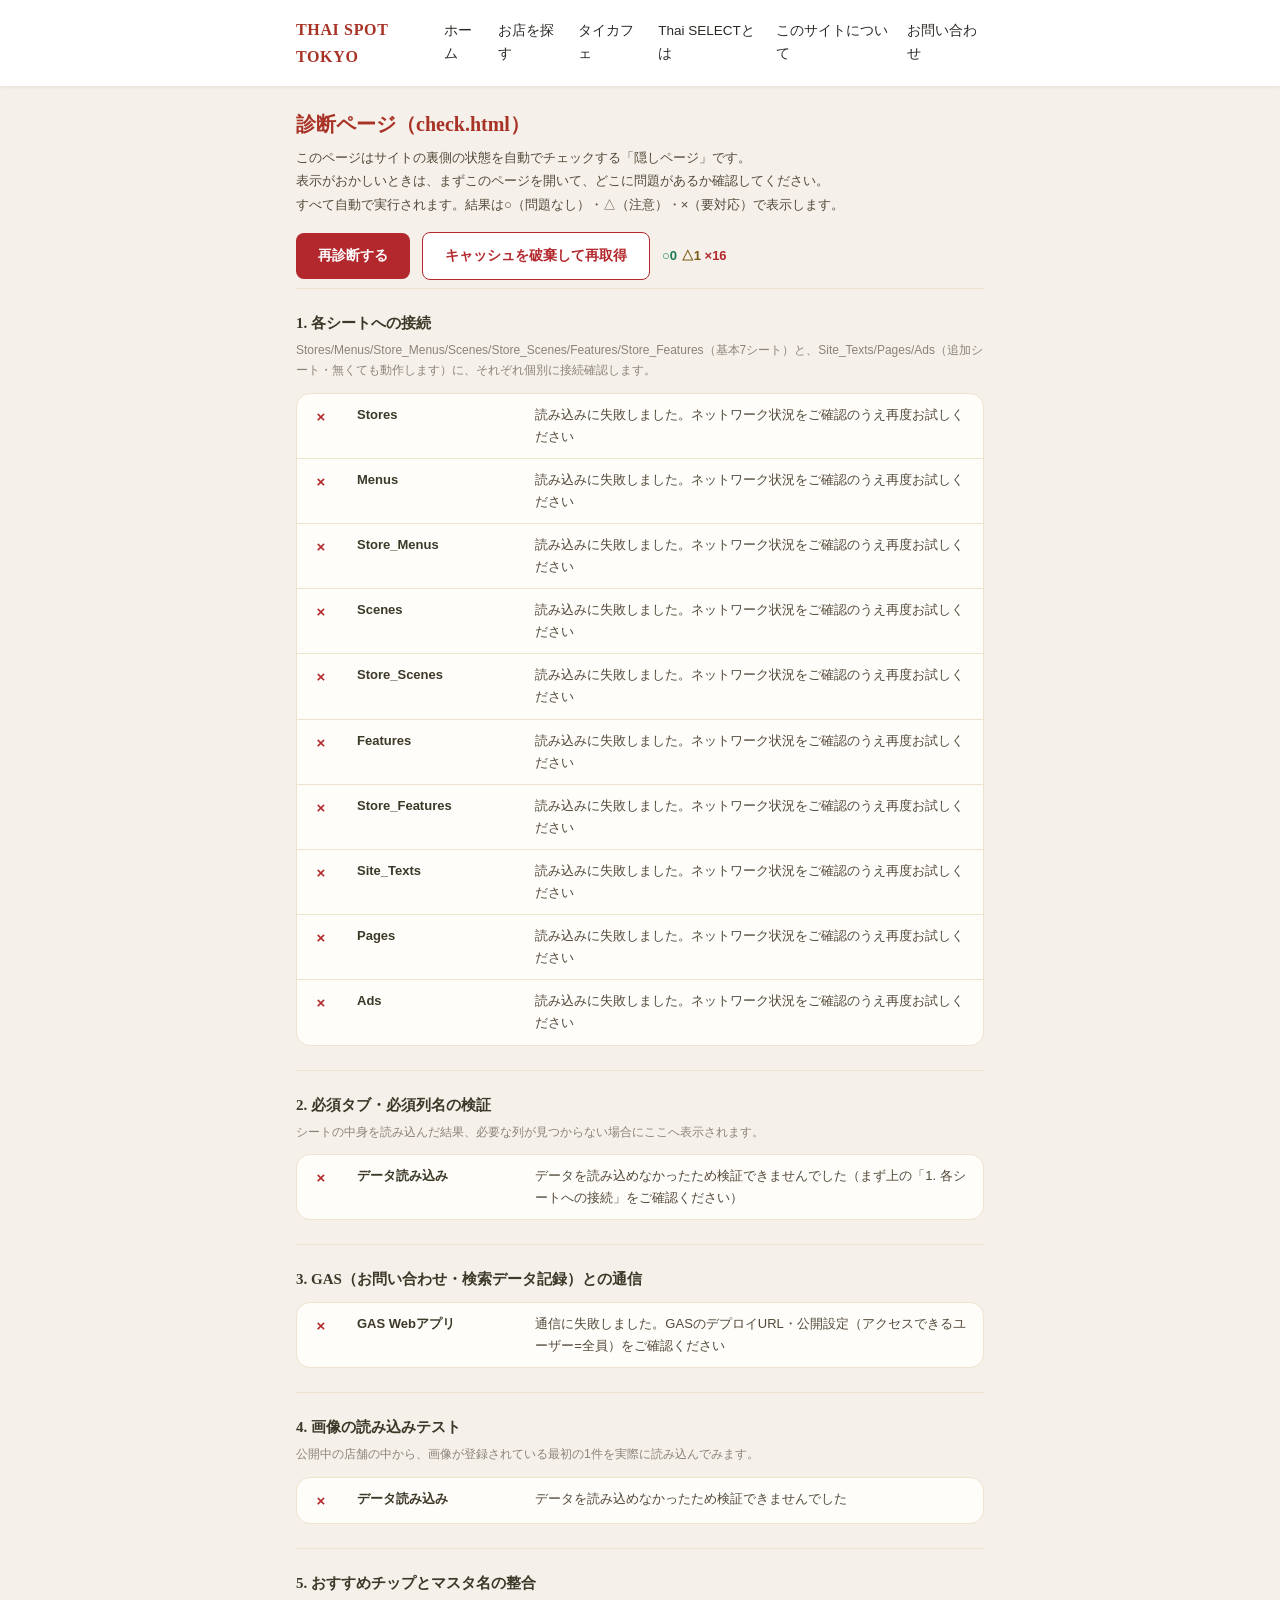
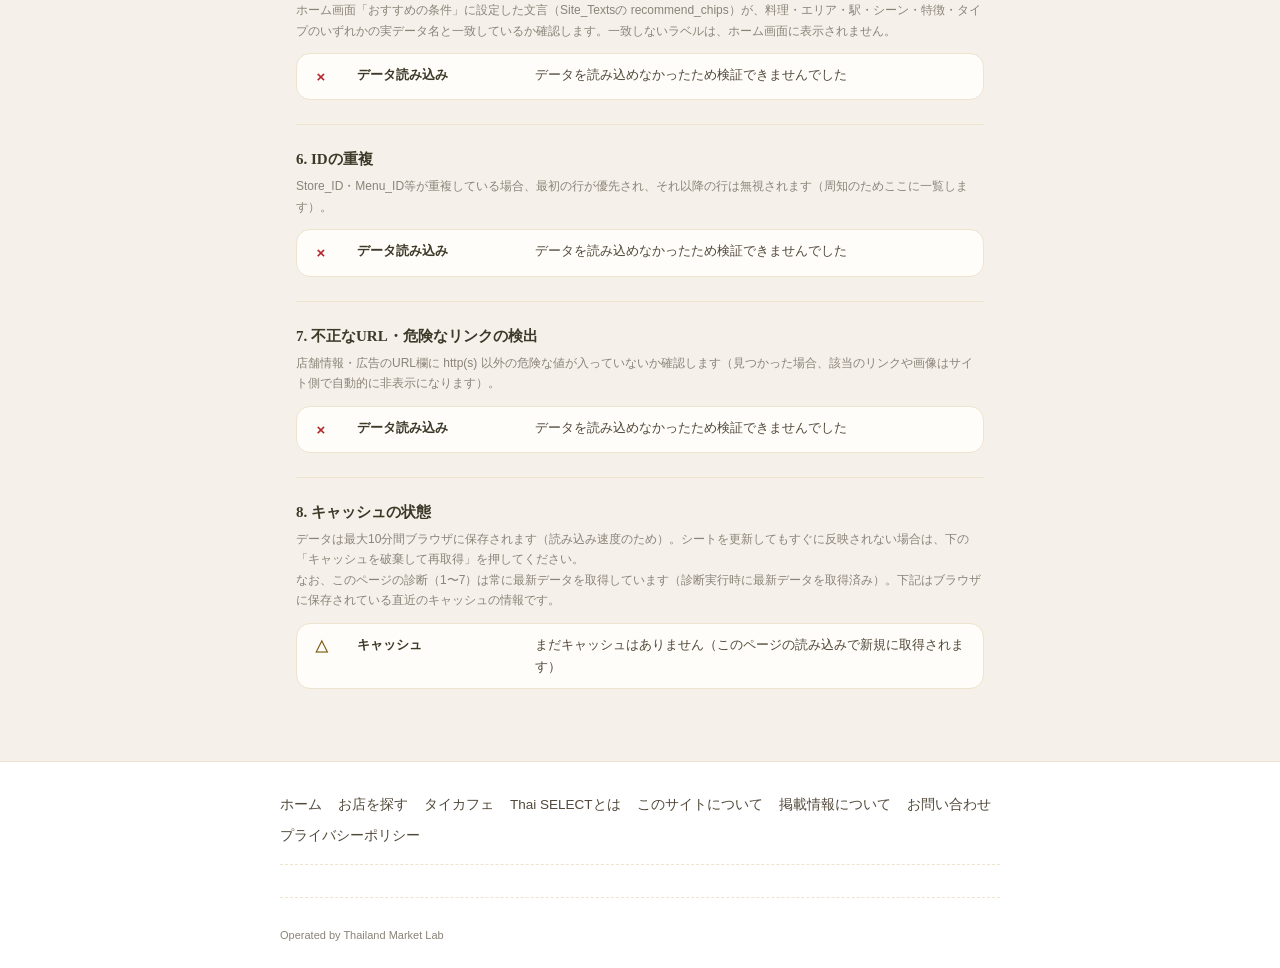
<file: check.html>
<!doctype html>
<html lang="ja">
<head>
<meta charset="UTF-8">
<meta name="viewport" content="width=device-width, initial-scale=1.0">
<meta name="robots" content="noindex, nofollow">
<title>診断ページ | THAI SPOT TOKYO</title>
<!-- 要件0-2章/2-3章: 隠し診断ページ(納品物)。どこからもリンクしない。検索エンジンにも載せない(noindex)。 -->
<link rel="stylesheet" href="assets/css/style.css?v=20260826a">
<!-- 実装設計書10-3: check.html専用の診断テーブルclassは未定義のため、ここに局所追加する(style.cssは編集しない) -->
<style>
  .check-intro {
    padding: var(--space-5) 0 var(--space-2);
  }
  .check-intro__title {
    font-family: var(--font-heading);
    font-size: 20px;
    color: var(--color-primary-deep);
    margin-bottom: var(--space-2);
  }
  .check-intro__desc {
    font-size: 13px;
    color: var(--color-muted-2);
    line-height: 1.8;
  }
  .check-toolbar {
    display: flex;
    flex-wrap: wrap;
    align-items: center;
    gap: var(--space-3);
    margin-top: var(--space-4);
  }
  .check-summary {
    font-size: 13px;
    font-weight: 700;
    color: var(--color-heading);
  }
  .check-summary__ok { color: #1b7a5a; }
  .check-summary__warn { color: #7a5b12; }
  .check-summary__ng { color: var(--color-danger); }

  .check-section {
    padding: var(--space-5) 0;
    border-top: 1px solid var(--color-border);
  }
  .check-section__title {
    font-family: var(--font-heading);
    font-size: 15px;
    color: var(--color-heading);
    margin-bottom: var(--space-3);
  }
  .check-section__note {
    font-size: 12px;
    color: var(--color-muted);
    margin: -6px 0 var(--space-3);
  }

  .check-table-wrap {
    overflow-x: auto;
    border: 1px solid var(--color-border);
    border-radius: var(--radius-m);
    background: var(--color-card);
  }
  .check-table {
    width: 100%;
    border-collapse: collapse;
    font-size: 13px;
  }
  .check-cell {
    padding: 10px 12px;
    border-bottom: 1px solid var(--color-border);
    text-align: left;
    vertical-align: top;
  }
  .check-table tr:last-child .check-cell {
    border-bottom: none;
  }
  .check-cell--status {
    width: 40px;
    text-align: center;
    font-weight: 700;
    font-size: 15px;
  }
  .check-cell--label {
    width: 32%;
    font-weight: 700;
    color: var(--color-heading);
    word-break: break-word;
  }
  .check-cell--hint {
    color: var(--color-muted-2);
    line-height: 1.7;
    word-break: break-word;
  }
  .check-badge--ok { color: #1b7a5a; }
  .check-badge--warn { color: #7a5b12; }
  .check-badge--ng { color: var(--color-danger); }

  .check-loading {
    padding: 10px 12px;
    font-size: 12.5px;
    color: var(--color-muted);
  }

  @media (min-width: 768px) {
    .check-cell--status { width: 48px; }
    .check-cell--label { width: 26%; }
  }
</style>
</head>
<body>

<div id="site-header"></div>

<main id="main-content">
  <div class="container">

    <section class="check-intro">
      <h1 class="check-intro__title">診断ページ（check.html）</h1>
      <p class="check-intro__desc">
        このページはサイトの裏側の状態を自動でチェックする「隠しページ」です。<br>
        表示がおかしいときは、まずこのページを開いて、どこに問題があるか確認してください。<br>
        すべて自動で実行されます。結果は○（問題なし）・△（注意）・×（要対応）で表示します。
      </p>
      <div class="check-toolbar">
        <button id="check-rerun" class="btn btn--primary" type="button">再診断する</button>
        <button id="check-nocache" class="btn btn--outline" type="button">キャッシュを破棄して再取得</button>
        <span id="check-summary" class="check-summary" aria-live="polite">診断を実行しています…</span>
      </div>
    </section>

    <section class="check-section" id="check-sheets">
      <h2 class="check-section__title">1. 各シートへの接続</h2>
      <p class="check-section__note">Stores/Menus/Store_Menus/Scenes/Store_Scenes/Features/Store_Features（基本7シート）と、Site_Texts/Pages/Ads（追加シート・無くても動作します）に、それぞれ個別に接続確認します。</p>
      <div class="check-table-wrap">
        <table class="check-table"><tbody id="check-sheets-body"><tr><td class="check-loading" colspan="3">確認中…</td></tr></tbody></table>
      </div>
    </section>

    <section class="check-section" id="check-columns">
      <h2 class="check-section__title">2. 必須タブ・必須列名の検証</h2>
      <p class="check-section__note">シートの中身を読み込んだ結果、必要な列が見つからない場合にここへ表示されます。</p>
      <div class="check-table-wrap">
        <table class="check-table"><tbody id="check-columns-body"><tr><td class="check-loading" colspan="3">確認中…</td></tr></tbody></table>
      </div>
    </section>

    <section class="check-section" id="check-gas">
      <h2 class="check-section__title">3. GAS（お問い合わせ・検索データ記録）との通信</h2>
      <div class="check-table-wrap">
        <table class="check-table"><tbody id="check-gas-body"><tr><td class="check-loading" colspan="3">確認中…</td></tr></tbody></table>
      </div>
    </section>

    <section class="check-section" id="check-image">
      <h2 class="check-section__title">4. 画像の読み込みテスト</h2>
      <p class="check-section__note">公開中の店舗の中から、画像が登録されている最初の1件を実際に読み込んでみます。</p>
      <div class="check-table-wrap">
        <table class="check-table"><tbody id="check-image-body"><tr><td class="check-loading" colspan="3">確認中…</td></tr></tbody></table>
      </div>
    </section>

    <section class="check-section" id="check-chips">
      <h2 class="check-section__title">5. おすすめチップとマスタ名の整合</h2>
      <p class="check-section__note">ホーム画面「おすすめの条件」に設定した文言（Site_Textsの recommend_chips）が、料理・エリア・駅・シーン・特徴・タイプのいずれかの実データ名と一致しているか確認します。一致しないラベルは、ホーム画面に表示されません。</p>
      <div class="check-table-wrap">
        <table class="check-table"><tbody id="check-chips-body"><tr><td class="check-loading" colspan="3">確認中…</td></tr></tbody></table>
      </div>
    </section>

    <section class="check-section" id="check-iddup">
      <h2 class="check-section__title">6. IDの重複</h2>
      <p class="check-section__note">Store_ID・Menu_ID等が重複している場合、最初の行が優先され、それ以降の行は無視されます（周知のためここに一覧します）。</p>
      <div class="check-table-wrap">
        <table class="check-table"><tbody id="check-iddup-body"><tr><td class="check-loading" colspan="3">確認中…</td></tr></tbody></table>
      </div>
    </section>

    <section class="check-section" id="check-scheme">
      <h2 class="check-section__title">7. 不正なURL・危険なリンクの検出</h2>
      <p class="check-section__note">店舗情報・広告のURL欄に http(s) 以外の危険な値が入っていないか確認します（見つかった場合、該当のリンクや画像はサイト側で自動的に非表示になります）。</p>
      <div class="check-table-wrap">
        <table class="check-table"><tbody id="check-scheme-body"><tr><td class="check-loading" colspan="3">確認中…</td></tr></tbody></table>
      </div>
    </section>

    <section class="check-section" id="check-cache">
      <h2 class="check-section__title">8. キャッシュの状態</h2>
      <p class="check-section__note">データは最大10分間ブラウザに保存されます（読み込み速度のため）。シートを更新してもすぐに反映されない場合は、下の「キャッシュを破棄して再取得」を押してください。<br>なお、このページの診断（1〜7）は常に最新データを取得しています（診断実行時に最新データを取得済み）。下記はブラウザに保存されている直近のキャッシュの情報です。</p>
      <div class="check-table-wrap">
        <table class="check-table"><tbody id="check-cache-body"><tr><td class="check-loading" colspan="3">確認中…</td></tr></tbody></table>
      </div>
    </section>

  </div>
</main>

<div id="site-footer"></div>

<script src="assets/js/config.js?v=20260922a"></script>
<script src="assets/js/texts-default.js?v=20260922a"></script>
<script src="assets/js/util.js?v=20260922a"></script>
<script src="assets/js/data.js?v=20260826a"></script>
<script src="assets/js/render.js?v=20260826a"></script>
<script>
(function () {
  'use strict';

  // ==========================================================================
  // check.html — 隠し診断ページ(要件0-2章/2-3章・実装設計書6章)
  // 方針: シート到達性(1)は data.js のキャッシュを迂回した個別fetchで生応答を判定する。
  //       それ以外(2,4,5,6,7)は TS.data.load() の結果(db / db.warnings)を1回使って判定する。
  //       全診断は自動実行 + [再診断]ボタンで手動再実行できる(要件0-2章)。
  //       セキュリティ非交渉(設計書3章): 診断結果に含むシート由来の文字列も含め、
  //       描画は必ず TS.util.el()/textContent 経由。innerHTMLは一切使わない。
  // ==========================================================================

  var REQUIRED_SHEETS = ['Stores', 'Menus', 'Store_Menus', 'Scenes', 'Store_Scenes', 'Features', 'Store_Features'];
  var OPTIONAL_SHEETS = ['Site_Texts', 'Pages', 'Ads'];

  // 各シートの「これが無ければ別シートへの取り違え」とみなす最低限の列名(実ヘッダー名・設計書5章/10-5)。
  // なぜ必要か: Googleのgvizは sheet= に存在しないタブ名を渡しても200 OKで既定タブ(先頭シート等)へ
  // 静かにフォールバックし、明示的なエラーを返さない(実装時に実測で確認)。そのためHTTPステータスだけでは
  // 「タブが無い」を判定できず、返ってきた列名が期待する列と一致するかで推定する。
  var EXPECT_HEADERS = {
    Stores: ['Store_ID', 'Store_Name'],
    Menus: ['Menu_ID', 'Menu_Name'],
    Store_Menus: ['Store_ID', 'Menu_ID'],
    Scenes: ['Scene_ID'],
    Store_Scenes: ['Store_ID', 'Scene_ID'],
    Features: ['Feature_ID'],
    Store_Features: ['Store_ID', 'Feature_ID'],
    Site_Texts: ['Key', 'Text'],
    Pages: ['Page_ID', 'Title'],
    Ads: ['Ad_ID', 'Link_URL'],
  };

  // ---- 小さな描画ヘルパー ----

  function statusSymbol(status) {
    return status === 'ok' ? '○' : (status === 'warn' ? '△' : '×');
  }

  function makeRow(status, label, hint) {
    var badge = TS.util.el('span', { class: 'check-badge check-badge--' + status }, [statusSymbol(status)]);
    var tdStatus = TS.util.el('td', { class: 'check-cell check-cell--status' }, [badge]);
    var tdLabel = TS.util.el('td', { class: 'check-cell check-cell--label' }, [label]);
    var tdHint = TS.util.el('td', { class: 'check-cell check-cell--hint' }, [hint || '']);
    return TS.util.el('tr', {}, [tdStatus, tdLabel, tdHint]);
  }

  // rows: [{status:'ok'|'warn'|'ng', label:string, hint:string}]
  function renderRows(tbodyId, rows) {
    var tbody = document.getElementById(tbodyId);
    if (!tbody) return;
    while (tbody.firstChild) tbody.removeChild(tbody.firstChild);
    if (!rows || !rows.length) {
      tbody.appendChild(makeRow('warn', '(結果なし)', '診断結果を取得できませんでした'));
      return;
    }
    rows.forEach(function (r) { tbody.appendChild(makeRow(r.status, r.label, r.hint)); });
  }

  var allRows = []; // サマリ集計用(全項目の行を積む)

  function record(tbodyId, rows) {
    renderRows(tbodyId, rows);
    allRows = allRows.concat(rows || []);
  }

  function renderSummary() {
    var el = document.getElementById('check-summary');
    if (!el) return;
    var ok = 0, warn = 0, ng = 0;
    allRows.forEach(function (r) {
      if (r.status === 'ok') ok++; else if (r.status === 'warn') warn++; else ng++;
    });
    while (el.firstChild) el.removeChild(el.firstChild);
    el.appendChild(TS.util.el('span', { class: 'check-summary__ok' }, ['○' + ok + ' ']));
    el.appendChild(TS.util.el('span', { class: 'check-summary__warn' }, ['△' + warn + ' ']));
    el.appendChild(TS.util.el('span', { class: 'check-summary__ng' }, ['×' + ng]));
  }

  // ---- 日時表示(JST。運用に合わせ常にJSTで) ----
  function formatJst(date) {
    try {
      return new Intl.DateTimeFormat('ja-JP', {
        timeZone: 'Asia/Tokyo', year: 'numeric', month: '2-digit', day: '2-digit',
        hour: '2-digit', minute: '2-digit', second: '2-digit', hour12: false,
      }).format(date) + ' JST';
    } catch (e) {
      return date.toISOString();
    }
  }

  // ==========================================================================
  // 1. 各シート到達性(個別fetch・data.jsのキャッシュを迂回)
  // ==========================================================================
  function gvizUrlDirect(sheet) {
    var id = (TS.config && TS.config.SPREADSHEET_ID) || '';
    // 接続先ベースはdata.jsのgvizUrlと同じ規則で解決する（config駆動・診断対象と実配信のズレ防止）
    var base = (TS.config && TS.config.GVIZ_BASE_URL) || 'https://docs.google.com';
    return base + '/spreadsheets/d/' + encodeURIComponent(id) +
      '/gviz/tq?tqx=out:json&sheet=' + encodeURIComponent(sheet) + '&_cb=' + Date.now() + '_' + Math.random().toString(36).slice(2);
  }

  function checkOneSheet(sheet) {
    var url = gvizUrlDirect(sheet);
    var isOptional = OPTIONAL_SHEETS.indexOf(sheet) !== -1;
    return fetch(url, { cache: 'no-store', credentials: 'omit' }).then(function (res) {
      var ct = res.headers.get('content-type') || '';
      if (res.status === 401 || res.status === 403 || /text\/html/i.test(ct)) {
        return { status: 'ng', label: sheet, hint: 'スプレッドシートの共有設定が「リンクを知っている全員(閲覧可)」か確認してください' };
      }
      if (!res.ok) {
        return { status: 'ng', label: sheet, hint: 'HTTPエラー(' + res.status + ')が発生しました。時間をおいて再度お試しください' };
      }
      return res.text().then(function (text) {
        var table;
        try {
          table = TS.data._internal.gvizTable(TS.data._internal.parseGviz(text));
        } catch (parseErr) {
          return { status: 'ng', label: sheet, hint: '応答を解析できませんでした。スプレッドシートID・共有設定をご確認ください' };
        }
        var expect = EXPECT_HEADERS[sheet] || [];
        var matched = expect.every(function (h) { return h in table.index; });
        if (matched) {
          return { status: 'ok', label: sheet, hint: '接続できました（' + table.rows.length + '行）' };
        }
        if (isOptional) {
          return { status: 'warn', label: sheet, hint: '未作成、または1行目の列名が想定と異なります（既定文言で動作中）' };
        }
        return { status: 'ng', label: sheet, hint: 'タブが見つからないか、想定する列名（' + expect.join('・') + '）と一致しません。タブ名・1行目の列名をご確認ください' };
      });
    }).catch(function () {
      return { status: 'ng', label: sheet, hint: '読み込みに失敗しました。ネットワーク状況をご確認のうえ再度お試しください' };
    });
  }

  function runSheetReachability() {
    var sheets = REQUIRED_SHEETS.concat(OPTIONAL_SHEETS);
    return Promise.all(sheets.map(checkOneSheet)).then(function (rows) {
      record('check-sheets-body', rows);
      return rows;
    });
  }

  // ==========================================================================
  // 2〜7: TS.data.load() の結果を使う診断群
  // ==========================================================================

  // ---- 2. 必須タブ・必須列名の検証(data.jsのwarningsから該当分を抽出・翻訳) ----
  function checkRequiredColumns(db, dbError) {
    if (dbError) {
      return [{ status: 'ng', label: 'データ読み込み', hint: 'データを読み込めなかったため検証できませんでした（まず上の「1. 各シートへの接続」をご確認ください）' }];
    }
    var warnings = (db && db.warnings) || [];
    var rows = [];
    warnings.forEach(function (w) {
      var mMissingSheet = /^必須シート「(.+)」を取得できませんでした$/.exec(w);
      if (mMissingSheet) {
        rows.push({ status: 'ng', label: mMissingSheet[1] + 'シート', hint: 'シートを取得できませんでした（タブ自体が存在しないか、共有設定の問題です）' });
        return;
      }
      // 必須列欠損(実装設計書13-I-4でdata.js側が日本語ラベルを直接埋め込むようになったため、そのまま使う)
      var mMissingCol = /^(.+)シートに必須列が見つかりません: (.+)$/.exec(w);
      if (mMissingCol) {
        var sheetName = mMissingCol[1];
        var label = mMissingCol[2];
        rows.push({ status: 'ng', label: sheetName + 'シート', hint: sheetName + 'シートの列『' + label + '』が見つかりません' });
        return;
      }
      // 非必須のURL/画像列欠損(実装設計書13-I-4で新設。機能への影響は限定的なのでwarn扱い)
      var mMissingOptCol = /^(.+)シートの列『(.+)』が見つかりません（(.+)）$/.exec(w);
      if (mMissingOptCol) {
        rows.push({ status: 'warn', label: mMissingOptCol[1] + 'シート', hint: mMissingOptCol[1] + 'シートの列『' + mMissingOptCol[2] + '』が見つかりません（' + mMissingOptCol[3] + '）' });
      }
    });
    if (!rows.length) {
      return [{ status: 'ok', label: '必須タブ・列名', hint: '欠損している必須列は見つかりませんでした' }];
    }
    return rows;
  }

  // ---- 3. GAS疎通 ----
  function checkGas() {
    var url = (TS.config && TS.config.GAS_URL) || '';
    if (!url) {
      return Promise.resolve([{ status: 'warn', label: 'GAS_URL', hint: '未設定です（統合工程で設定予定。設定されるまでお問い合わせ送信・検索データ記録は動作しません）' }]);
    }
    var safe = TS.util.safeUrl(url);
    if (!safe) {
      return Promise.resolve([{ status: 'ng', label: 'GAS_URL', hint: 'URLの形式が不正です（https:// で始まるURLを設定してください）' }]);
    }
    return fetch(safe, { method: 'GET', cache: 'no-store' }).then(function (res) {
      if (!res.ok) {
        return [{ status: 'ng', label: 'GAS Webアプリ', hint: 'HTTPエラー(' + res.status + ')。GASの再デプロイ状態をご確認ください' }];
      }
      return res.json().catch(function () { return null; }).then(function (json) {
        if (json && json.ok === true) {
          return [{ status: 'ok', label: 'GAS Webアプリ', hint: '応答を確認できました（' + (json.service || 'OK') + '）' }];
        }
        return [{ status: 'ng', label: 'GAS Webアプリ', hint: '応答はありましたが、想定した形式（ok:true）ではありませんでした' }];
      });
    }).catch(function () {
      return [{ status: 'ng', label: 'GAS Webアプリ', hint: '通信に失敗しました。GASのデプロイURL・公開設定（アクセスできるユーザー=全員）をご確認ください' }];
    });
  }

  // ---- 4. 画像1枚読込テスト ----
  function findFirstStoreImage(db) {
    var stores = (db.stores || []).filter(function (s) { return s.published; });
    for (var i = 0; i < stores.length; i++) {
      var raw = stores[i].exteriorImage || stores[i].foodImage;
      if (raw) return { store: stores[i], raw: raw };
    }
    return null;
  }

  function checkImageLoad(db, dbError) {
    if (dbError) {
      return Promise.resolve([{ status: 'ng', label: 'データ読み込み', hint: 'データを読み込めなかったため検証できませんでした' }]);
    }
    var found = findFirstStoreImage(db);
    if (!found) {
      return Promise.resolve([{ status: 'warn', label: '画像テスト', hint: '画像登録なし（公開中の店舗に画像URLが1件も設定されていません）' }]);
    }
    var conv = TS.util.imageUrl(found.raw);
    if (!conv.ok) {
      return Promise.resolve([{ status: 'ng', label: found.store.name || '(無名の店舗)', hint: '画像URLを解釈できませんでした（Google Driveの共有リンク形式・通常URLのいずれにも一致しません）' }]);
    }
    return new Promise(function (resolve) {
      var done = false;
      var img = new Image();
      var timer = setTimeout(function () {
        if (done) return;
        done = true;
        resolve([{ status: 'ng', label: found.store.name || '(無名の店舗)', hint: '画像の読み込みがタイムアウトしました。Driveの共有設定（リンクを知っている全員が閲覧可）をご確認ください' }]);
      }, 8000);
      img.onload = function () {
        if (done) return;
        done = true;
        clearTimeout(timer);
        resolve([{ status: 'ok', label: found.store.name || '(無名の店舗)', hint: '画像を読み込めました' }]);
      };
      img.onerror = function () {
        if (done) return;
        done = true;
        clearTimeout(timer);
        resolve([{ status: 'ng', label: found.store.name || '(無名の店舗)', hint: '画像の読み込みに失敗しました。Driveの共有設定（リンクを知っている全員が閲覧可）をご確認ください' }]);
      };
      img.src = conv.src;
    });
  }

  // ---- 5. おすすめチップとマスタ名の整合(index.htmlのresolveChipParamKeyと同一ロジック・要件2-4) ----
  function resolveChipParamKey(label, db) {
    var norm = TS.util.norm(label);
    if ((db.menus || []).some(function (m) { return TS.util.norm(m.name) === norm; })) return 'dish';
    if ((db.scenes || []).some(function (s) { return TS.util.norm(s.name) === norm; })) return 'scene';
    if ((db.features || []).some(function (f) { return TS.util.norm(f.name) === norm; })) return 'feature';
    if ((db.stores || []).some(function (s) { return TS.util.norm(s.area) === norm; })) return 'area';
    if ((db.stores || []).some(function (s) { return TS.util.norm(s.station) === norm; })) return 'station';
    if ((db.stores || []).some(function (s) { return TS.util.norm(s.storeType) === norm; })) return 'type';
    return null;
  }

  function checkChipConsistency(db, dbError) {
    if (dbError) {
      return [{ status: 'ng', label: 'データ読み込み', hint: 'データを読み込めなかったため検証できませんでした' }];
    }
    var raw = db.texts('recommend_chips');
    var labels = (raw ? raw.split(',') : (TS.config.RECOMMEND_CHIPS || []))
      .map(function (s) { return (s || '').trim(); })
      .filter(Boolean);
    if (!labels.length) {
      return [{ status: 'warn', label: 'recommend_chips', hint: 'おすすめチップは未設定です（ホーム画面「おすすめの条件」は非表示になります）' }];
    }
    var rows = labels.map(function (label) {
      var key = resolveChipParamKey(label, db);
      return key
        ? { status: 'ok', label: label, hint: '料理・エリア・駅・シーン・特徴・タイプのいずれかのマスタ名と一致しました' }
        : { status: 'ng', label: label, hint: 'どのマスタ名にも一致しません（ホーム画面に表示されません。誤字や、名称変更後の更新漏れがないかご確認ください）' };
    });
    return rows;
  }

  // ---- 6. ID重複警告 ----
  function checkIdDuplicates(db, dbError) {
    if (dbError) {
      return [{ status: 'ng', label: 'データ読み込み', hint: 'データを読み込めなかったため検証できませんでした' }];
    }
    var dups = (db.warnings || []).filter(function (w) { return /重複/.test(w); });
    if (!dups.length) {
      return [{ status: 'ok', label: 'ID重複', hint: '重複しているIDは見つかりませんでした' }];
    }
    return dups.map(function (w) {
      return { status: 'warn', label: 'ID重複', hint: w + '（最初の行が採用され、以降の行は無視されています）' };
    });
  }

  // ---- 7. 不正スキーム検出(要件2-4・格納型XSSの多層防御) ----
  var STORE_URL_FIELDS = [
    ['mapUrl', 'Google_Map_URL'], ['websiteUrl', 'Official_Website'],
    ['instagramUrl', 'Instagram_URL'], ['tiktokUrl', 'TikTok_URL'], ['videoUrl', 'Store_Video'],
  ];
  var STORE_IMAGE_FIELDS = [['exteriorImage', 'Exterior_Image'], ['foodImage', 'Food_Image']];

  function checkUnsafeSchemes(db, dbError) {
    if (dbError) {
      return [{ status: 'ng', label: 'データ読み込み', hint: 'データを読み込めなかったため検証できませんでした' }];
    }
    var rows = [];
    (db.stores || []).forEach(function (s) {
      var name = s.name || '(無名の店舗)';
      STORE_URL_FIELDS.forEach(function (pair) {
        var raw = s[pair[0]];
        if (!raw) return;
        if (!TS.util.safeUrl(raw)) {
          rows.push({ status: 'ng', label: name + ' の ' + pair[1], hint: '許可されない形式のためリンクは表示されません（http/https以外の値、または不正な値が含まれています）' });
        }
      });
      STORE_IMAGE_FIELDS.forEach(function (pair) {
        var raw = s[pair[0]];
        if (!raw) return;
        var conv = TS.util.imageUrl(raw);
        if (!conv.ok) {
          rows.push({ status: 'ng', label: name + ' の ' + pair[1], hint: '許可されない形式のため画像はプレースホルダー表示になります' });
        }
      });
    });
    (db.ads || []).forEach(function (ad) {
      var adLabel = '広告(' + (ad.id || '不明') + ')';
      if (ad.imageUrl) {
        var conv = TS.util.imageUrl(ad.imageUrl);
        if (!conv.ok) rows.push({ status: 'ng', label: adLabel + ' の Image_URL', hint: '許可されない形式のため画像は表示されません' });
      }
      if (ad.linkUrl && !TS.util.safeUrl(ad.linkUrl)) {
        rows.push({ status: 'ng', label: adLabel + ' の Link_URL', hint: '許可されない形式のためリンクは表示されません' });
      }
    });
    if (!rows.length) {
      return [{ status: 'ok', label: '不正なURL', hint: '検出されませんでした' }];
    }
    return rows;
  }

  // ---- 8. キャッシュ状態 ----
  // 注意: 'ts_db_cache_v1' は data.js 内の CACHE_KEY と同一の値(data.jsは非公開のため文字列で直接参照している)。
  // data.js側でキー名を変更した場合はこちらも合わせる必要がある(他ファイルへの申し送り事項)。
  var CACHE_KEY = 'ts_db_cache_v1';
  var CACHE_MINUTES_FALLBACK = 10;

  function checkCacheStatus() {
    try {
      var raw = sessionStorage.getItem(CACHE_KEY);
      if (!raw) {
        return [{ status: 'warn', label: 'キャッシュ', hint: 'まだキャッシュはありません（このページの読み込みで新規に取得されます）' }];
      }
      var obj = JSON.parse(raw);
      if (!obj || !obj._t) {
        return [{ status: 'warn', label: 'キャッシュ', hint: 'キャッシュの形式が不正です（次回アクセスで再取得されます）' }];
      }
      var minutes = (TS.config && TS.config.CACHE_MINUTES) || CACHE_MINUTES_FALLBACK;
      var ageMs = Date.now() - obj._t;
      var ageMin = Math.max(0, Math.floor(ageMs / 60000));
      var expired = ageMs > minutes * 60000;
      var hint = '取得時刻: ' + formatJst(new Date(obj._t)) + '（約' + ageMin + '分前）';
      hint += expired ? '　※ 有効期限（' + minutes + '分）を過ぎているため、次回アクセスで自動的に再取得されます' : '　※ 有効期限（' + minutes + '分）内のため、このキャッシュが使われています';
      return [{ status: expired ? 'warn' : 'ok', label: 'キャッシュ', hint: hint }];
    } catch (e) {
      return [{ status: 'ng', label: 'キャッシュ', hint: 'キャッシュの読み取りに失敗しました（プライベートブラウズ中はsessionStorageが使えない場合があります）' }];
    }
  }

  function goReloadNocache() {
    try {
      var url = new URL(location.href);
      url.searchParams.set('nocache', '1');
      location.href = url.toString();
    } catch (e) {
      location.href = location.pathname + '?nocache=1';
    }
  }

  // ==========================================================================
  // 実行制御
  // ==========================================================================
  var running = false;

  function setButtonsDisabled(disabled) {
    var rerun = document.getElementById('check-rerun');
    var nocacheBtn = document.getElementById('check-nocache');
    if (rerun) rerun.disabled = disabled;
    if (nocacheBtn) nocacheBtn.disabled = disabled;
  }

  function runAll() {
    if (running) return;
    running = true;
    allRows = [];
    setButtonsDisabled(true);
    var summaryEl = document.getElementById('check-summary');
    if (summaryEl) summaryEl.textContent = '診断を実行しています…';

    // 1. シート到達性(常に個別fetchで最新の生応答を見る。data.jsのキャッシュは使わない)
    var p1 = runSheetReachability();

    // 2〜7が使う db は TS.data.load() を1回だけ呼んで共有する(実装方針どおり)。
    // 実装設計書13-I-3: 診断は常に最新を見るため、URLの?nocache=1有無に関わらず常にキャッシュを破棄して再取得する
    // （診断結果が古いキャッシュ由来にならないようにするための診断ページ専用の挙動。他ページのキャッシュ挙動は変えない）。
    var p2to7 = TS.data.load({ nocache: true }).then(function (db) {
      TS.render.footerNotices(db);
      return { db: db, err: null };
    }).catch(function (err) {
      return { db: null, err: err };
    }).then(function (result) {
      var db = result.db, err = result.err;
      record('check-columns-body', checkRequiredColumns(db, err));
      record('check-chips-body', checkChipConsistency(db, err));
      record('check-iddup-body', checkIdDuplicates(db, err));
      record('check-scheme-body', checkUnsafeSchemes(db, err));
      return checkImageLoad(db, err).then(function (rows) {
        record('check-image-body', rows);
      });
    });

    var p3 = checkGas().then(function (rows) { record('check-gas-body', rows); });
    var p8 = Promise.resolve().then(function () { record('check-cache-body', checkCacheStatus()); });

    Promise.all([p1, p2to7, p3, p8]).then(function () {
      renderSummary();
    }).catch(function (e) {
      // 診断処理自体が想定外に失敗しても白画面にしない(要件2-3の精神を診断ページにも適用)
      if (summaryEl) summaryEl.textContent = '診断中にエラーが発生しました。再診断ボタンでもう一度お試しください。';
      if (typeof console !== 'undefined') console.error('[check.html] 診断失敗:', e);
    }).then(function () {
      running = false;
      setButtonsDisabled(false);
    });
  }

  // ---- 初期化 ----
  TS.render.chrome('check');

  var rerunBtn = document.getElementById('check-rerun');
  if (rerunBtn) rerunBtn.addEventListener('click', runAll);
  var nocacheBtn = document.getElementById('check-nocache');
  if (nocacheBtn) nocacheBtn.addEventListener('click', goReloadNocache);

  runAll();
})();
</script>
</body>
</html>
</file>
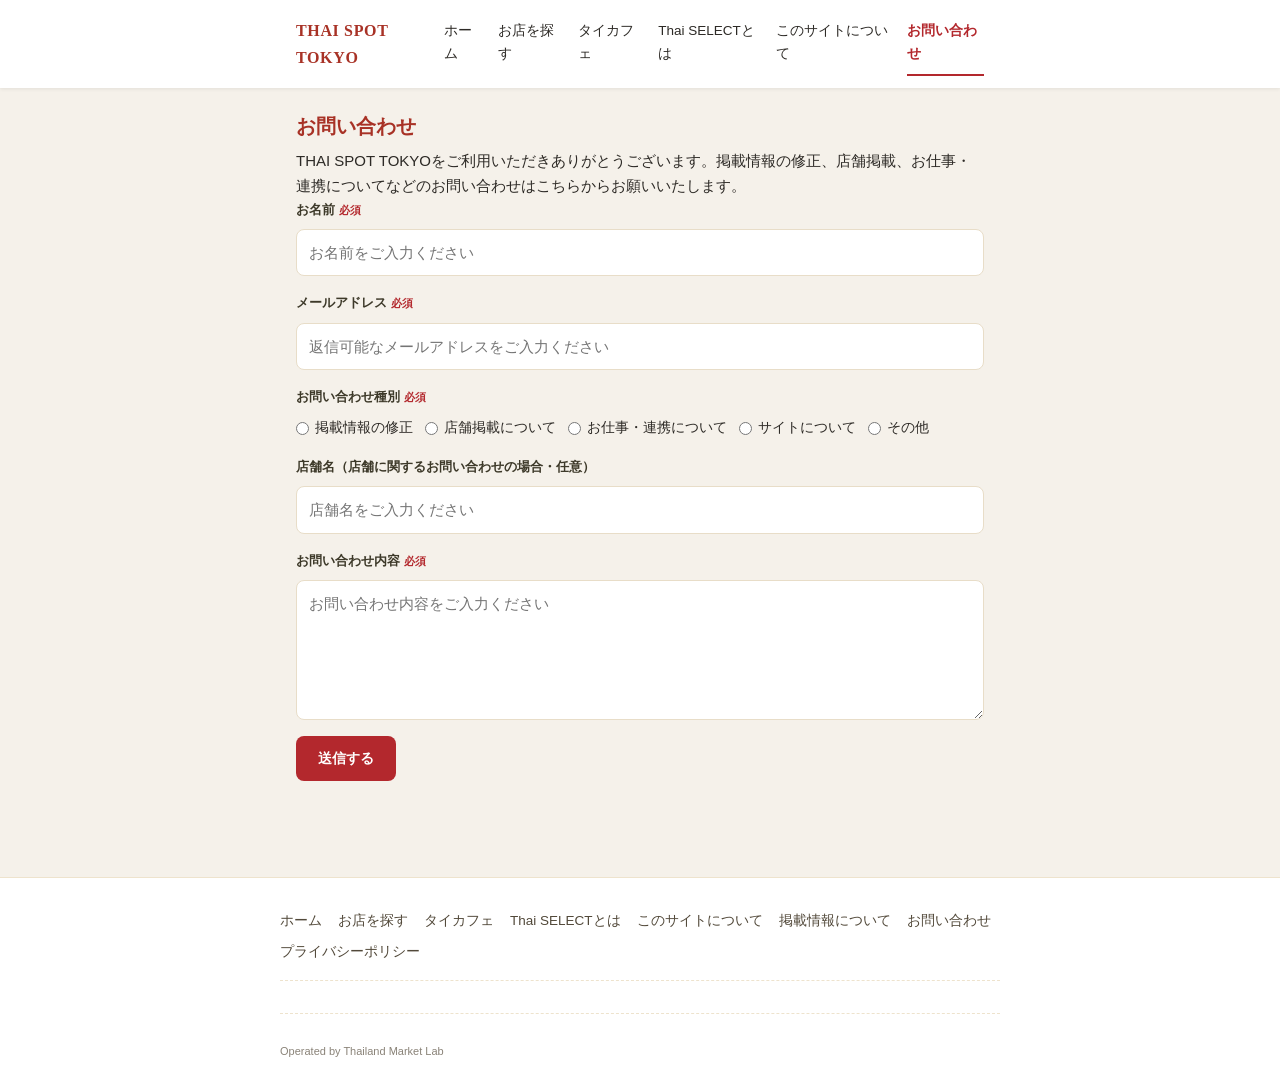
<file: contact.html>
<!doctype html>
<html lang="ja">
<head>
<meta name="robots" content="noindex, nofollow"> <!-- staging only -->
<meta charset="UTF-8">
<meta name="viewport" content="width=device-width, initial-scale=1.0">
<title>お問い合わせ｜THAI SPOT TOKYO</title>
<meta name="description" content="掲載に関するご連絡・お問い合わせはこちらから。">
<link rel="canonical" href="https://thaispot-tokyo.com/contact.html">
<!-- SNS共有カード(OGP/Twitter)。画像はサイト共通 assets/img/ogp.jpg・URLは絶対指定(改修6-(b)) -->
<meta property="og:type" content="website">
<meta property="og:site_name" content="THAI SPOT TOKYO">
<meta property="og:locale" content="ja_JP">
<meta property="og:title" content="お問い合わせ｜THAI SPOT TOKYO">
<meta property="og:description" content="掲載に関するご連絡・お問い合わせはこちらから。">
<meta property="og:url" content="https://thaispot-tokyo.com/contact.html">
<meta property="og:image" content="https://thaispot-tokyo.com/assets/img/ogp.jpg">
<meta name="twitter:card" content="summary_large_image">
<link rel="stylesheet" href="assets/css/style.css?v=20260826a">
<!-- GA4(改修6-(f))。config.js の STAGING_MODE:true のときは ga.js が何もしない。
     defer なので本文末尾の config.js が評価された後に実行される(読み込み順の規約どおり)。 -->
<script defer src="assets/js/ga.js?v=20260922a"></script>
</head>
<body>

<div id="site-header"></div>

<main id="main-content">
  <div class="container">

    <!-- シート設定に問題がある可能性があるときだけ表示(実装設計書13-I-10)。TS.render.warningsBannerは
         担当Hが並行実装中のため、呼び出し側は typeof ガード付きで独立動作させる(未実装でも本ページは壊れない)。 -->
    <div id="warnings-banner-mount"></div>

    <div class="article">
      <h1 class="article__title" id="contact-title">お問い合わせ</h1>
      <p id="contact-lead"></p>

      <!-- フォーム本体はJSで構築する(項目・種別5択・完了/失敗文言がSite_Texts駆動のため・要件7章)。
           データ確定まで簡易な読み込み中表示のみ。 -->
      <div id="contact-mount">
        <p class="state-panel__desc">読み込み中…</p>
      </div>

      <!-- 送信結果表示(成功=完了文言/失敗=再試行案内) -->
      <div id="contact-result" hidden></div>
    </div>
  </div>
</main>

<div id="site-footer"></div>

<!-- 広告枠なし(要件1章9番)。項目・種別5択・完了文言は仕様書3-9どおりtexts()経由で構築する。
     動的テキストは全てTS.util.el()のtextContent/value代入。href/src相当の外部送信は行わない
     (POST送信のみ・TS.log.contact)。 -->
<script src="assets/js/config.js?v=20260922a"></script>
<script src="assets/js/texts-default.js?v=20260922a"></script>
<script src="assets/js/util.js?v=20260922a"></script>
<script src="assets/js/data.js?v=20260826a"></script>
<script src="assets/js/render.js?v=20260826a"></script>
<script src="assets/js/log.js?v=20260826a"></script>
<script>
(function () {
  'use strict';

  var U = TS.util;
  var storeParam = U.qs('store'); // ?store=店舗名 事前入力(store.htmlの「掲載情報の修正を連絡する」から遷移時)

  TS.render.chrome('contact');

  TS.data.load().then(function (db) {
    TS.render.footerNotices(db);
    insertWarningsBanner(db);
    buildPage(db.texts);
  }).catch(function (err) {
    // 要件2-2「文言層は無停止」の趣旨: お問い合わせフォーム自体はスプシの店舗データに依存せず動作できる
    // 機能なので、データ取得に失敗してもtexts-defaultへ完全フォールバックしてフォームは表示する
    // (致命的エラー扱いにしない=白画面よりも「送信できる状態を保つ」ことを優先)。
    if (typeof console !== 'undefined') console.error('[contact.html] データ取得に失敗(texts-defaultで続行):', err);
    buildPage(function (key) { return (TS.textsDefault && TS.textsDefault[key]) || ''; });
  });

  // シート設定に問題がある可能性がある時だけ警告バナーを先頭に挿入する(実装設計書13-I-10)。
  // TS.render.warningsBannerは担当Hが並行実装中の関数のため、typeofガードを必須にして独立動作させる
  // (未実装の間は何もしない=本ページの他機能に影響しない)。データ取得失敗時(catch側)はdb自体が無いため呼ばない。
  function insertWarningsBanner(db) {
    if (typeof TS.render.warningsBanner !== 'function') return;
    var banner = TS.render.warningsBanner(db);
    if (!banner) return;
    var mount = document.getElementById('warnings-banner-mount');
    if (mount) mount.appendChild(banner);
  }

  function buildPage(texts) {
    U.setText('contact-title', texts('contact_heading'));
    U.setText('contact-lead', texts('contact_lead'));
    buildForm(texts);
  }

  // ---- フォーム構築(要件7章・仕様書3-9)。項目・ラベル・種別選択肢は全てtexts()経由(Site_Texts駆動) ----
  function buildForm(texts) {
    var mount = document.getElementById('contact-mount');
    mount.textContent = '';

    var form = U.el('form', { novalidate: 'novalidate' });

    // お名前
    var nameField = fieldWrap(texts('contact_name_label'), true);
    var nameInput = U.el('input', {
      class: 'form-input', type: 'text', id: 'f-name', name: 'name', maxlength: '60',
      placeholder: 'お名前をご入力ください'
    });
    nameField.appendChild(nameInput);
    nameField.appendChild(U.el('p', { class: 'form-error', id: 'err-name' }, []));
    form.appendChild(nameField);

    // メールアドレス
    var emailField = fieldWrap(texts('contact_email_label'), true);
    var emailInput = U.el('input', {
      class: 'form-input', type: 'email', id: 'f-email', name: 'email', maxlength: '120',
      placeholder: '返信可能なメールアドレスをご入力ください'
    });
    emailField.appendChild(emailInput);
    emailField.appendChild(U.el('p', { class: 'form-error', id: 'err-email' }, []));
    form.appendChild(emailField);

    // お問い合わせ種別(5択・仕様書3-9)。texts('contact_types')をカンマ区切りで展開(Site_Texts駆動)
    var typeField = fieldWrap(texts('contact_type_label'), true);
    var typeGroup = U.el('div', { class: 'form-radio-group' });
    var typeOptions = (texts('contact_types') || '').split(',').map(function (s) { return s.trim(); }).filter(Boolean);
    typeOptions.forEach(function (opt, i) {
      var id = 'f-type-' + i;
      var item = U.el('label', { class: 'form-radio-item', for: id });
      var radio = U.el('input', { type: 'radio', id: id, name: 'type', value: opt });
      item.appendChild(radio);
      item.appendChild(document.createTextNode(opt)); // ラベル文字列はtextノードとして追加(innerHTML不使用)
      typeGroup.appendChild(item);
    });
    typeField.appendChild(typeGroup);
    typeField.appendChild(U.el('p', { class: 'form-error', id: 'err-type' }, []));
    form.appendChild(typeField);

    // 店舗名(店舗に関するお問い合わせの場合・任意。?storeパラメータで事前入力)
    var storeField = fieldWrap(texts('contact_store_label'), false);
    var storeInput = U.el('input', {
      class: 'form-input', type: 'text', id: 'f-store', name: 'store', maxlength: '80',
      placeholder: '店舗名をご入力ください'
    });
    storeInput.value = storeParam || ''; // value代入(textとして安全・innerHTML不使用)
    storeField.appendChild(storeInput);
    form.appendChild(storeField);

    // お問い合わせ内容
    var msgField = fieldWrap(texts('contact_message_label'), true);
    var msgInput = U.el('textarea', {
      class: 'form-textarea', id: 'f-message', name: 'message', maxlength: '2000',
      placeholder: 'お問い合わせ内容をご入力ください'
    });
    msgField.appendChild(msgInput);
    msgField.appendChild(U.el('p', { class: 'form-error', id: 'err-message' }, []));
    form.appendChild(msgField);

    // ハニーポット(要件7章: CSS不可視。GAS側はbody.websiteで判定・payloadに含めて送る)
    var honeypot = U.el('div', { class: 'form-field form-honeypot', 'aria-hidden': 'true' });
    var hpLabel = U.el('label', { for: 'f-website' }, ['Website']);
    var hpInput = U.el('input', { type: 'text', id: 'f-website', name: 'website', tabindex: '-1', autocomplete: 'off' });
    honeypot.appendChild(hpLabel);
    honeypot.appendChild(hpInput);
    form.appendChild(honeypot);

    // 送信ボタン(送信中disabled=二重送信防止)
    var submitBtn = U.el('button', { class: 'btn btn--primary', type: 'submit', id: 'f-submit' }, [texts('contact_submit')]);
    form.appendChild(submitBtn);

    form.addEventListener('submit', function (ev) {
      ev.preventDefault();
      handleSubmit(form, texts, submitBtn, nameInput, emailInput, msgInput);
    });

    mount.appendChild(form);
  }

  function fieldWrap(labelText, required) {
    var wrap = U.el('div', { class: 'form-field' });
    var label = U.el('label', { class: 'form-label' }, [labelText]);
    if (required) label.appendChild(U.el('span', { class: 'required' }, ['必須']));
    wrap.appendChild(label);
    return wrap;
  }

  // ---- クライアント側必須チェック(日本語エラー・要件) ----
  function validate(form, nameInput, emailInput, msgInput) {
    var ok = true;
    setError('err-name', '');
    setError('err-email', '');
    setError('err-type', '');
    setError('err-message', '');

    if (!nameInput.value.trim()) { setError('err-name', 'お名前を入力してください。'); ok = false; }

    var email = emailInput.value.trim();
    if (!email) { setError('err-email', 'メールアドレスを入力してください。'); ok = false; }
    else if (!/^[^\s@]+@[^\s@]+\.[^\s@]+$/.test(email)) { setError('err-email', 'メールアドレスの形式が正しくありません。'); ok = false; }

    var typeChecked = form.querySelector('input[name="type"]:checked');
    if (!typeChecked) { setError('err-type', 'お問い合わせ種別を選択してください。'); ok = false; }

    if (!msgInput.value.trim()) { setError('err-message', 'お問い合わせ内容を入力してください。'); ok = false; }

    return ok;
  }

  function setError(id, msg) {
    var el = document.getElementById(id);
    if (el) el.textContent = msg || '';
  }

  function handleSubmit(form, texts, submitBtn, nameInput, emailInput, msgInput) {
    if (submitBtn.disabled) return; // 送信中の再発火防止(Enterキー連打等への保険)
    if (!validate(form, nameInput, emailInput, msgInput)) return;

    var typeInput = form.querySelector('input[name="type"]:checked');
    var storeInput = form.querySelector('#f-store');
    var hpInput = form.querySelector('#f-website');

    var payload = {
      name: nameInput.value.trim(),
      email: emailInput.value.trim(),
      type: typeInput ? typeInput.value : '',
      store: storeInput ? storeInput.value.trim() : '',
      message: msgInput.value.trim(),
      website: hpInput ? hpInput.value : '' // ハニーポット(通常は空)
    };

    submitBtn.disabled = true; // 二重送信防止
    submitBtn.textContent = texts('contact_sending');

    TS.log.contact(payload).then(function (res) {
      if (res && res.ok) {
        showResult('success', texts('contact_success'));
        form.hidden = true; // 完了後は再送信させない(仕様: 成功時は完了文言表示)
      } else {
        submitBtn.disabled = false;
        submitBtn.textContent = texts('contact_submit');
        showResult('error', resolveErrorMessage(res && res.reason, texts));
      }
    });
  }

  // reason=busyなら「混み合っています」系(要件7章のレート制限・GAS側 reason:'busy')。
  // reason=gas_unset は本番前(Wave3で実値化前)の開発用表示(設計書4章: GAS_URL未設定時は静かにスキップ仕様のため
  // ここではユーザー向けに分かりやすい開発中メッセージへ読み替える)。
  function resolveErrorMessage(reason, texts) {
    if (reason === 'busy') return '混み合っています。しばらく時間をおいて再度お試しください。';
    if (reason === 'gas_unset') return '送信先が未設定です（開発中のため、現時点では送信できません）。';
    return texts('contact_error');
  }

  function showResult(kind, message) {
    var box = document.getElementById('contact-result');
    box.textContent = '';
    box.hidden = false;
    box.appendChild(U.el('p', { class: kind === 'success' ? 'form-success' : 'form-error' }, [message]));
  }
})();
</script>
</body>
</html>
</file>
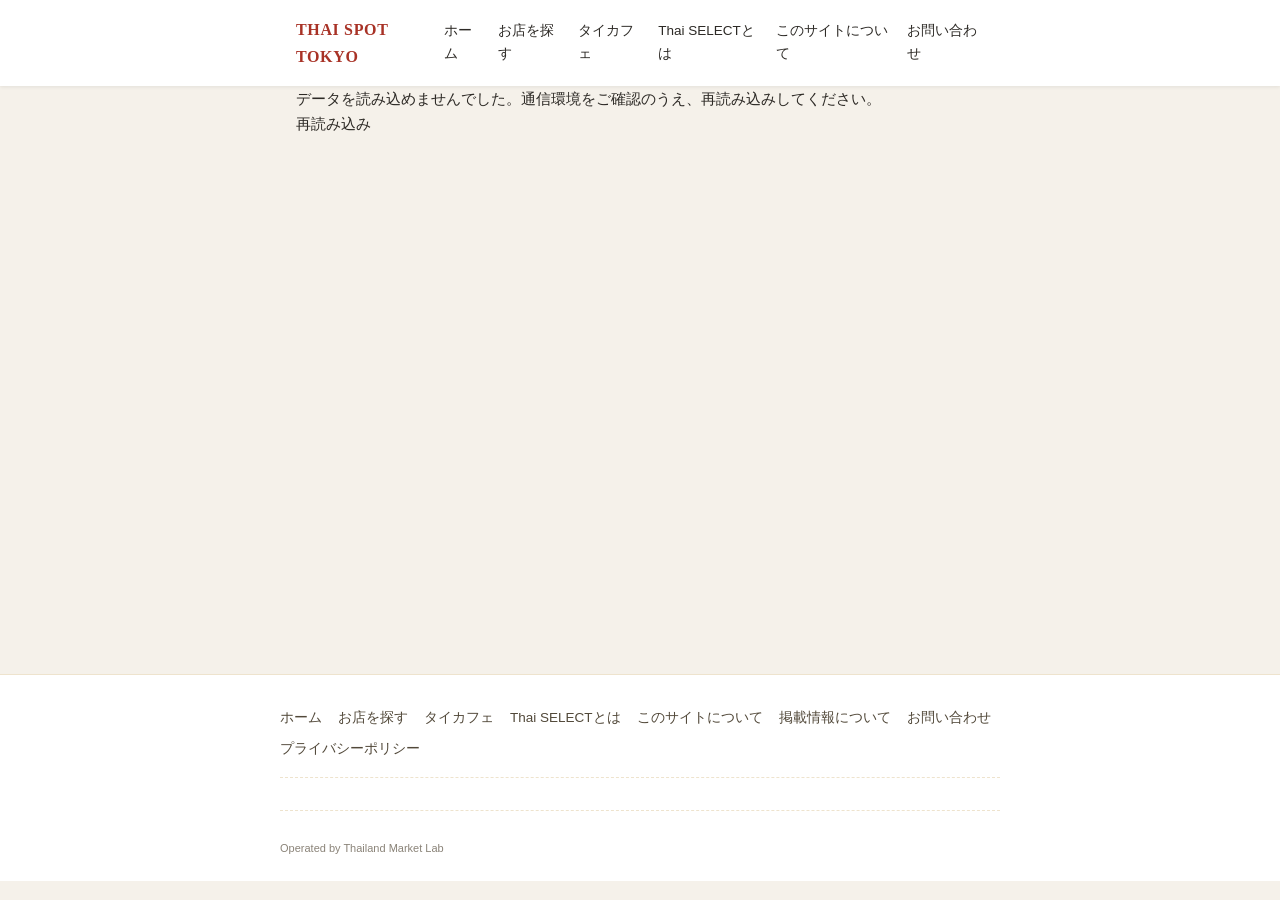
<file: page.html>
<!doctype html>
<html lang="ja">
<head>
<meta name="robots" content="noindex, nofollow"> <!-- staging only -->
<meta charset="UTF-8">
<meta name="viewport" content="width=device-width, initial-scale=1.0">
<title id="page-title">お知らせ｜THAI SPOT TOKYO</title>
<meta name="description" id="page-description" content="THAI SPOT TOKYOからのお知らせ・特集ページです。">
<link rel="canonical" href="https://thaispot-tokyo.com/page.html">
<!-- SNS共有カード(OGP/Twitter)。画像はサイト共通 assets/img/ogp.jpg・URLは絶対指定(改修6-(b)) -->
<meta property="og:type" content="website">
<meta property="og:site_name" content="THAI SPOT TOKYO">
<meta property="og:locale" content="ja_JP">
<meta property="og:title" content="お知らせ｜THAI SPOT TOKYO">
<meta property="og:description" content="THAI SPOT TOKYOからのお知らせ・特集ページです。">
<meta property="og:url" content="https://thaispot-tokyo.com/page.html">
<meta property="og:image" content="https://thaispot-tokyo.com/assets/img/ogp.jpg">
<meta name="twitter:card" content="summary_large_image">
<link rel="stylesheet" href="assets/css/style.css?v=20260826a">
<!-- GA4(改修6-(f))。config.js の STAGING_MODE:true のときは ga.js が何もしない。
     defer なので本文末尾の config.js が評価された後に実行される(読み込み順の規約どおり)。 -->
<script defer src="assets/js/ga.js?v=20260922a"></script>
</head>
<body>

<div id="site-header"></div>

<main id="main-content">
  <div class="container">

    <!-- シート設定に問題がある可能性があるときだけ表示(実装設計書13-H-12。search.html等と同一の慣例) -->
    <div id="warnings-banner-mount"></div>

    <!-- Pages行から構築する自由ページ本体(?id=PAGE_ID)。データ確定まで非表示(下の状態表示と排他制御) -->
    <div class="article" id="page-article" hidden>
      <h1 class="article__title" id="article-title"></h1>
      <div class="article__image" id="article-image" hidden></div>
      <p class="article__body" id="article-body"></p>
    </div>

    <!-- id不在/該当行なし/非公開ページ: 「ページが見つかりませんでした」+ホーム・検索への導線 -->
    <section id="page-notfound" class="state-panel state-panel--error" hidden>
      <h1 class="state-panel__title" id="notfound-title">ページが見つかりませんでした</h1>
      <p class="state-panel__desc" id="notfound-desc"></p>
      <div class="state-panel__actions">
        <a class="btn btn--primary" id="notfound-home" href="index.html">ホームへ戻る</a>
        <a class="btn btn--outline" id="notfound-search" href="search.html">お店を探す</a>
      </div>
    </section>

    <!-- 通信失敗・非200時(要件2-3: 白画面禁止) -->
    <div id="page-error" hidden></div>

  </div>
</main>

<div id="site-footer"></div>

<!-- Pages行の内容はシート由来の動的データであり、texts-defaultに代替本文を持たない(要件2-2の対象外=
     固定ページの中身そのものなので「組み込みデフォルト」という概念がない)。そのためデータ取得に失敗した
     場合はstore.html同様に「データを読み込めませんでした」表示にする(白画面禁止・要件2-3)。
     全ての動的テキストはTS.util.el()のtextContent/TS.util.setText()経由。画像は必ずTS.util.imageUrl()を
     明示的に呼ぶ(設計書6章・10-1規約)。 -->
<script src="assets/js/config.js?v=20260922a"></script>
<script src="assets/js/texts-default.js?v=20260922a"></script>
<script src="assets/js/util.js?v=20260922a"></script>
<script src="assets/js/data.js?v=20260826a"></script>
<script src="assets/js/render.js?v=20260826a"></script>
<script>
(function () {
  'use strict';

  var U = TS.util;

  TS.render.chrome('page'); // ヘッダー/フッター骨格を先に描画(体感速度優先)。pageIdはnav項目に無いのでどれも選択状態にならない。

  var pageId = U.qs('id'); // URLパラメータidはtrim済み(TS.util.qsが実施)

  TS.data.load().then(function (db) {
    TS.render.footerNotices(db);
    insertWarningsBanner(db);

    var page = findPage(db, pageId);
    if (!page) { showNotFound(db); return; }

    renderPage(page, db);
  }).catch(function (err) {
    // 要件2-3: 通信失敗・非200時は「データを読み込めませんでした」表示(白画面禁止)
    var errEl = document.getElementById('page-error');
    errEl.hidden = false;
    TS.data.loadError(errEl, err);
  });

  // シート設定に問題がある可能性があるときだけ小バナーを先頭に挿入(実装設計書13-H-12)
  function insertWarningsBanner(db) {
    if (typeof TS.render.warningsBanner !== 'function') return;
    var banner = TS.render.warningsBanner(db);
    if (!banner) return;
    var mount = document.getElementById('warnings-banner-mount');
    if (mount) mount.appendChild(banner);
  }

  // findPage: id不在/未指定/非公開ページはすべてnull(=見つからなかった扱い)。
  // 突合はTS.util.norm両辺適用(トリム+全角/半角正規化・要件2-4)。
  function findPage(db, id) {
    if (!id) return null;
    var target = U.norm(id);
    var hit = (db.pages || []).filter(function (p) { return U.norm(p.id) === target; })[0];
    if (!hit || !hit.published) return null;
    return hit;
  }

  function showNotFound(db) {
    var t = (db && typeof db.texts === 'function') ? db.texts : function (key) { return (TS.textsDefault && TS.textsDefault[key]) || ''; };
    U.setText('notfound-title', t('page_notfound_title'));
    U.setText('notfound-desc', t('page_notfound_body'));
    U.setText('notfound-home', t('notfound_home_button'));
    U.setText('notfound-search', t('notfound_search_button'));
    var panel = document.getElementById('page-notfound');
    if (panel) panel.hidden = false;
  }

  function renderPage(page, db) {
    // title/descriptionはPage自身のタイトルで動的更新(SEO・要件9章)
    document.title = (page.title || db.texts('meta_title_page')) + '｜THAI SPOT TOKYO';
    var descMeta = document.getElementById('page-description');
    if (descMeta) {
      descMeta.setAttribute('content', page.body ? page.body.slice(0, 120) : db.texts('meta_desc_page'));
    }

    U.setText('article-title', page.title || '');
    U.setText('article-body', page.body || '');

    // 画像(任意): 必ずTS.util.imageUrl()経由。値が無ければ要素ごと非表示(要件6章)。
    var imageMount = document.getElementById('article-image');
    imageMount.textContent = '';
    if (page.imageUrl) {
      var res = U.imageUrl(page.imageUrl);
      var img = U.el('img', { loading: 'lazy', alt: page.title || '' });
      img.src = res.src; // 明示的に検証済みの値のみ直接代入(設計書10-1)
      imageMount.appendChild(img);
      imageMount.hidden = false;
    } else {
      imageMount.hidden = true;
    }

    var article = document.getElementById('page-article');
    article.hidden = false;
  }
})();
</script>
</body>
</html>
</file>
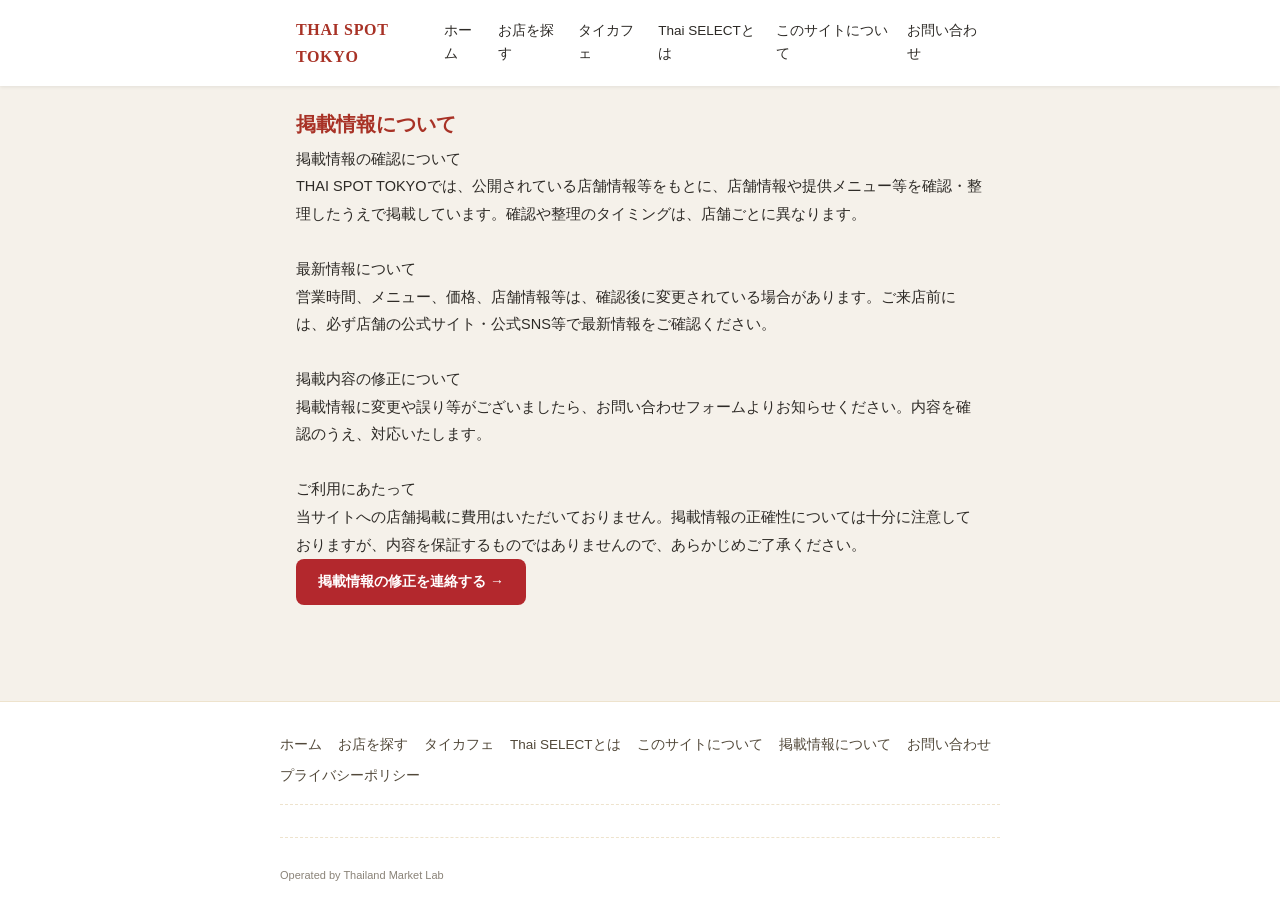
<file: policy-listing.html>
<!doctype html>
<html lang="ja">
<head>
<meta name="robots" content="noindex, nofollow"> <!-- staging only -->
<meta charset="UTF-8">
<meta name="viewport" content="width=device-width, initial-scale=1.0">
<title id="page-title">掲載情報について｜THAI SPOT TOKYO</title>
<meta name="description" id="page-description" content="掲載情報の確認方法や、修正のご依頼方法について説明しています。">
<link rel="canonical" href="https://thaispot-tokyo.com/policy-listing.html">
<!-- SNS共有カード(OGP/Twitter)。画像はサイト共通 assets/img/ogp.jpg・URLは絶対指定(改修6-(b)) -->
<meta property="og:type" content="website">
<meta property="og:site_name" content="THAI SPOT TOKYO">
<meta property="og:locale" content="ja_JP">
<meta property="og:title" content="掲載情報について｜THAI SPOT TOKYO">
<meta property="og:description" content="掲載情報の確認方法や、修正のご依頼方法について説明しています。">
<meta property="og:url" content="https://thaispot-tokyo.com/policy-listing.html">
<meta property="og:image" content="https://thaispot-tokyo.com/assets/img/ogp.jpg">
<meta name="twitter:card" content="summary_large_image">
<link rel="stylesheet" href="assets/css/style.css?v=20260826a">
<!-- GA4(改修6-(f))。config.js の STAGING_MODE:true のときは ga.js が何もしない。
     defer なので本文末尾の config.js が評価された後に実行される(読み込み順の規約どおり)。 -->
<script defer src="assets/js/ga.js?v=20260922a"></script>
</head>
<body>

<div id="site-header"></div>

<main id="main-content">
  <div class="container">
    <!-- シート設定に問題がある可能性があるときだけ表示(実装設計書13-H-12。search.html等と同一の慣例) -->
    <div id="warnings-banner-mount"></div>

    <div class="article">
      <h1 class="article__title" id="article-title">掲載情報について</h1>
      <p class="article__body" id="article-body"></p>
      <p id="article-cta"></p>
    </div>
  </div>
</main>

<div id="site-footer"></div>

<!-- 要件2-2「文言層は無停止」: 本文はSite_Texts駆動だが、通信失敗時でもtexts-default.jsの組み込み文言で
     ページとして完全に成立させる(白画面・空欄禁止)。広告枠なし(要件1章8番)。
     動的テキストは全てTS.util.setText()(textContent代入)経由。 -->
<script src="assets/js/config.js?v=20260922a"></script>
<script src="assets/js/texts-default.js?v=20260922a"></script>
<script src="assets/js/util.js?v=20260922a"></script>
<script src="assets/js/data.js?v=20260826a"></script>
<script src="assets/js/render.js?v=20260826a"></script>
<script>
(function () {
  'use strict';

  var U = TS.util;

  TS.render.chrome('policy-listing');

  function applyTexts(texts) {
    document.title = texts('meta_title_policy_listing') || document.title;
    var descMeta = document.getElementById('page-description');
    if (descMeta) descMeta.setAttribute('content', texts('meta_desc_policy_listing'));

    U.setText('article-title', texts('policy_listing_title'));
    U.setText('article-body', texts('policy_listing_body'));

    renderCta(texts('policy_listing_cta_label'));
  }

  // CTAボタン: 「掲載情報の修正を連絡する」→ contact.html（店舗名の事前入力なし・仕様書3-8の導線）
  function renderCta(label) {
    var mount = document.getElementById('article-cta');
    mount.textContent = '';
    if (!label) return;
    var a = U.el('a', { class: 'btn btn--primary' }, [label]);
    a.href = 'contact.html'; // 自前組み立て文字列は直接代入(設計書10-1)
    mount.appendChild(a);
  }

  applyTexts(function (key) { return (TS.textsDefault && TS.textsDefault[key]) || ''; });

  TS.data.load().then(function (db) {
    TS.render.footerNotices(db);
    insertWarningsBanner(db);
    applyTexts(db.texts);
  }).catch(function (err) {
    if (typeof console !== 'undefined') console.error('[policy-listing.html] データ取得に失敗(texts-defaultで続行):', err);
  });

  // シート設定に問題がある可能性があるときだけ小バナーを先頭に挿入(実装設計書13-H-12)
  function insertWarningsBanner(db) {
    if (typeof TS.render.warningsBanner !== 'function') return;
    var banner = TS.render.warningsBanner(db);
    if (!banner) return;
    var mount = document.getElementById('warnings-banner-mount');
    if (mount) mount.appendChild(banner);
  }
})();
</script>
</body>
</html>
</file>
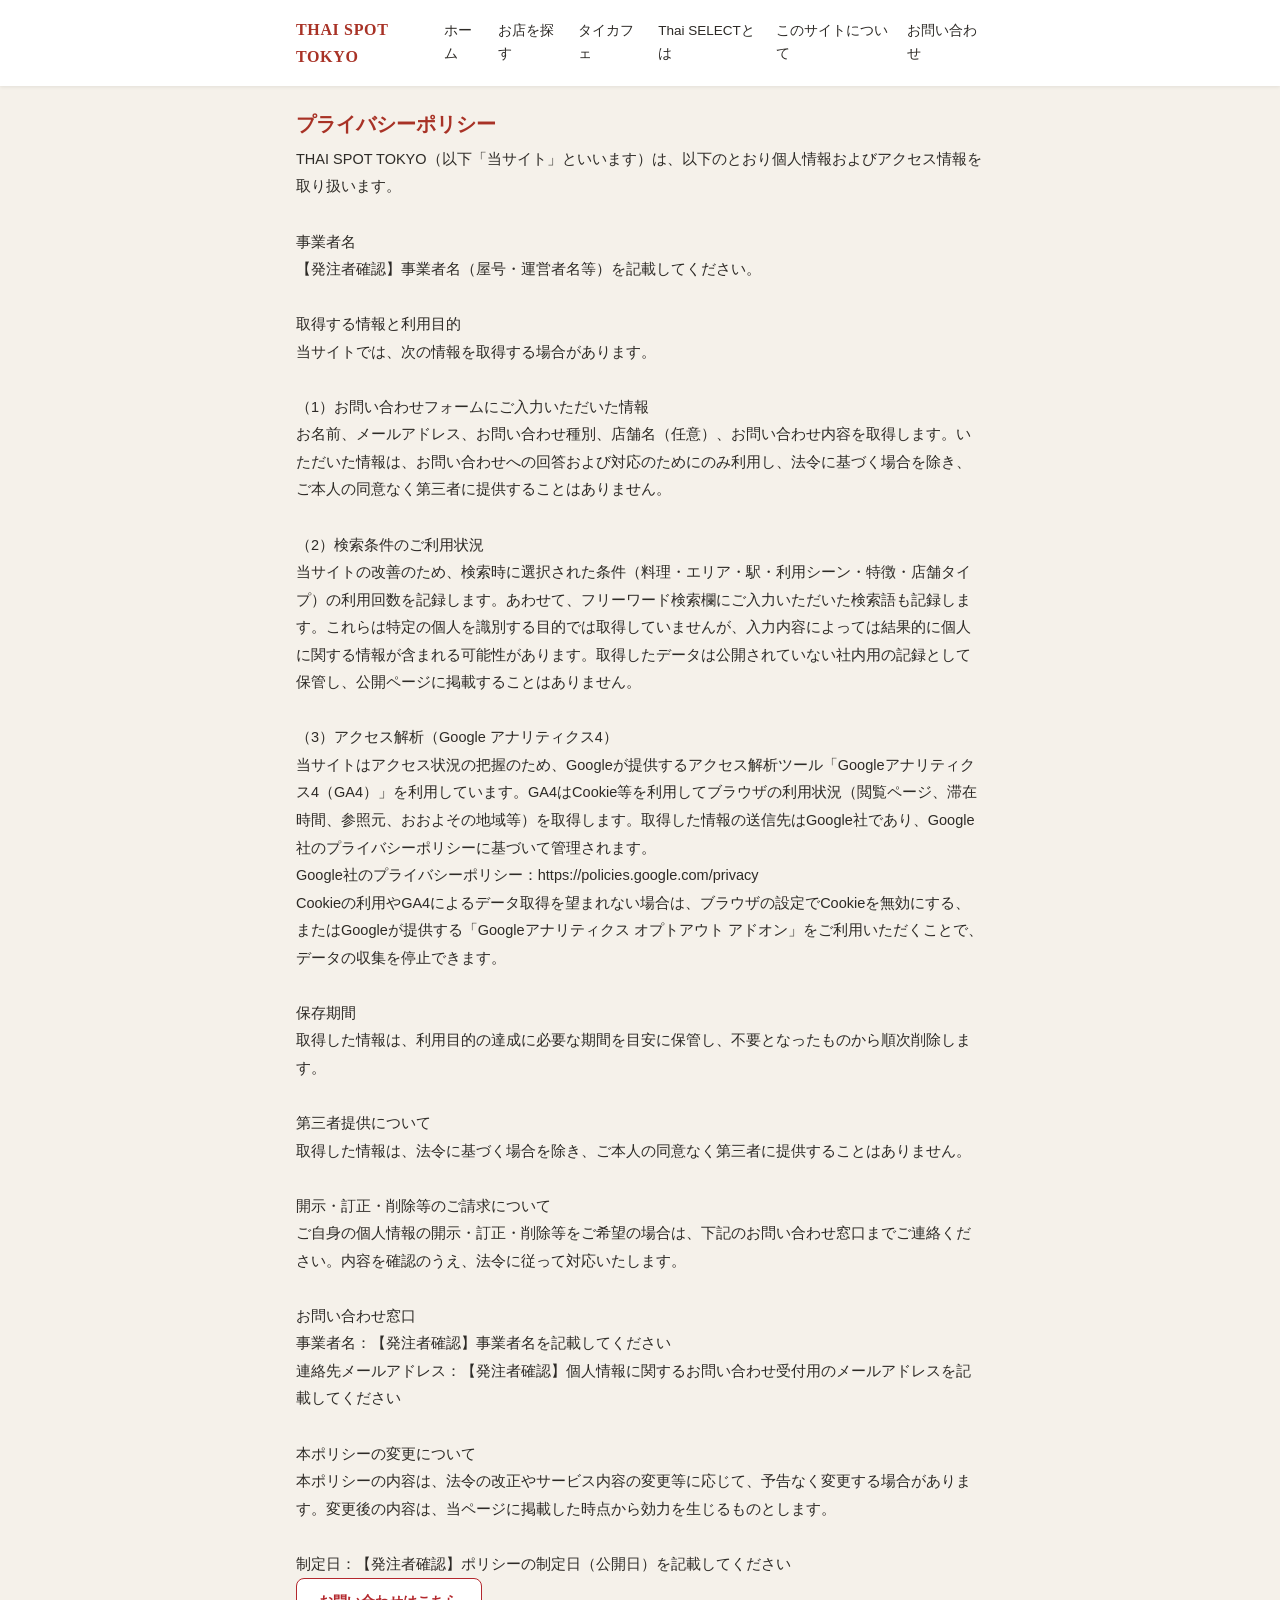
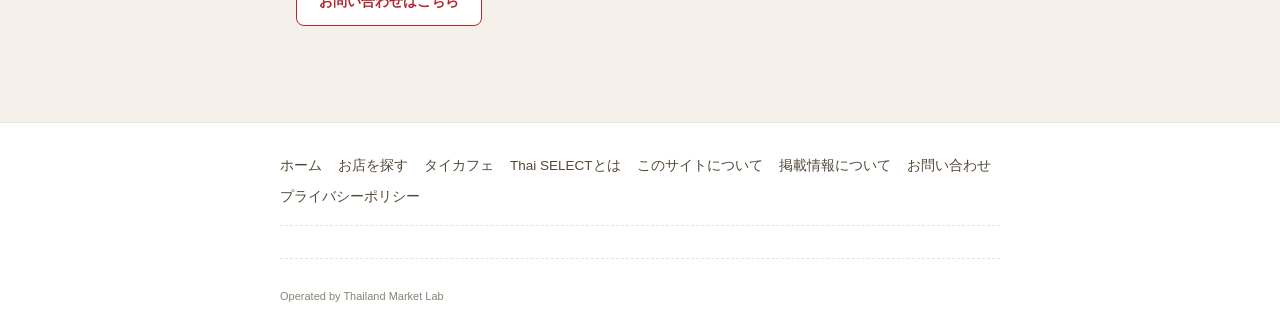
<file: privacy.html>
<!doctype html>
<html lang="ja">
<head>
<meta name="robots" content="noindex, nofollow"> <!-- staging only -->
<meta charset="UTF-8">
<meta name="viewport" content="width=device-width, initial-scale=1.0">
<title id="page-title">プライバシーポリシー｜THAI SPOT TOKYO</title>
<meta name="description" id="page-description" content="個人情報の取り扱いや、アクセス解析・検索データの利用について説明しています。">
<link rel="canonical" href="https://thaispot-tokyo.com/privacy.html">
<!-- SNS共有カード(OGP/Twitter)。画像はサイト共通 assets/img/ogp.jpg・URLは絶対指定(改修6-(b)) -->
<meta property="og:type" content="website">
<meta property="og:site_name" content="THAI SPOT TOKYO">
<meta property="og:locale" content="ja_JP">
<meta property="og:title" content="プライバシーポリシー｜THAI SPOT TOKYO">
<meta property="og:description" content="個人情報の取り扱いや、アクセス解析・検索データの利用について説明しています。">
<meta property="og:url" content="https://thaispot-tokyo.com/privacy.html">
<meta property="og:image" content="https://thaispot-tokyo.com/assets/img/ogp.jpg">
<meta name="twitter:card" content="summary_large_image">
<link rel="stylesheet" href="assets/css/style.css?v=20260826a">
<!-- GA4(改修6-(f))。config.js の STAGING_MODE:true のときは ga.js が何もしない。
     defer なので本文末尾の config.js が評価された後に実行される(読み込み順の規約どおり)。 -->
<script defer src="assets/js/ga.js?v=20260922a"></script>
</head>
<body>

<div id="site-header"></div>

<main id="main-content">
  <div class="container">
    <!-- シート設定に問題がある可能性があるときだけ表示(実装設計書13-H-12。search.html等と同一の慣例) -->
    <div id="warnings-banner-mount"></div>

    <div class="article">
      <h1 class="article__title" id="article-title">プライバシーポリシー</h1>
      <p class="article__body" id="article-body"></p>
      <p id="article-cta"></p>
    </div>
  </div>
</main>

<div id="site-footer"></div>

<!-- 要件2-2「文言層は無停止」+要件11-2(法令面): 本文はSite_Texts駆動だが、通信失敗時でも
     texts-default.jsの組み込み文言でページとして完全に成立させる(プライバシーポリシーが消える事故の防止=
     このファイルの存在意義そのもの)。広告枠なし(要件1章10番)。
     組み込み文言には発注者しか書けない箇所(事業者名・連絡先・制定日)を【発注者確認】マーカーで明示している
     (検収前に発注者原稿へ差し替える・要件工程Day10)。動的テキストは全てTS.util.setText()(textContent代入)経由。 -->
<script src="assets/js/config.js?v=20260922a"></script>
<script src="assets/js/texts-default.js?v=20260922a"></script>
<script src="assets/js/util.js?v=20260922a"></script>
<script src="assets/js/data.js?v=20260826a"></script>
<script src="assets/js/render.js?v=20260826a"></script>
<script>
(function () {
  'use strict';

  var U = TS.util;

  TS.render.chrome('privacy');

  function applyTexts(texts) {
    document.title = texts('meta_title_privacy') || document.title;
    var descMeta = document.getElementById('page-description');
    if (descMeta) descMeta.setAttribute('content', texts('meta_desc_privacy'));

    U.setText('article-title', texts('privacy_title'));
    U.setText('article-body', texts('privacy_body'));

    renderCta(texts('privacy_cta_label'));
  }

  // CTAボタン: 「お問い合わせはこちら」→ contact.html（開示等請求の窓口として本文末尾に導線を用意）
  function renderCta(label) {
    var mount = document.getElementById('article-cta');
    mount.textContent = '';
    if (!label) return;
    var a = U.el('a', { class: 'btn btn--outline' }, [label]);
    a.href = 'contact.html'; // 自前組み立て文字列は直接代入(設計書10-1)
    mount.appendChild(a);
  }

  applyTexts(function (key) { return (TS.textsDefault && TS.textsDefault[key]) || ''; });

  TS.data.load().then(function (db) {
    TS.render.footerNotices(db);
    insertWarningsBanner(db);
    applyTexts(db.texts);
  }).catch(function (err) {
    if (typeof console !== 'undefined') console.error('[privacy.html] データ取得に失敗(texts-defaultで続行):', err);
  });

  // シート設定に問題がある可能性があるときだけ小バナーを先頭に挿入(実装設計書13-H-12)
  function insertWarningsBanner(db) {
    if (typeof TS.render.warningsBanner !== 'function') return;
    var banner = TS.render.warningsBanner(db);
    if (!banner) return;
    var mount = document.getElementById('warnings-banner-mount');
    if (mount) mount.appendChild(banner);
  }
})();
</script>
</body>
</html>
</file>
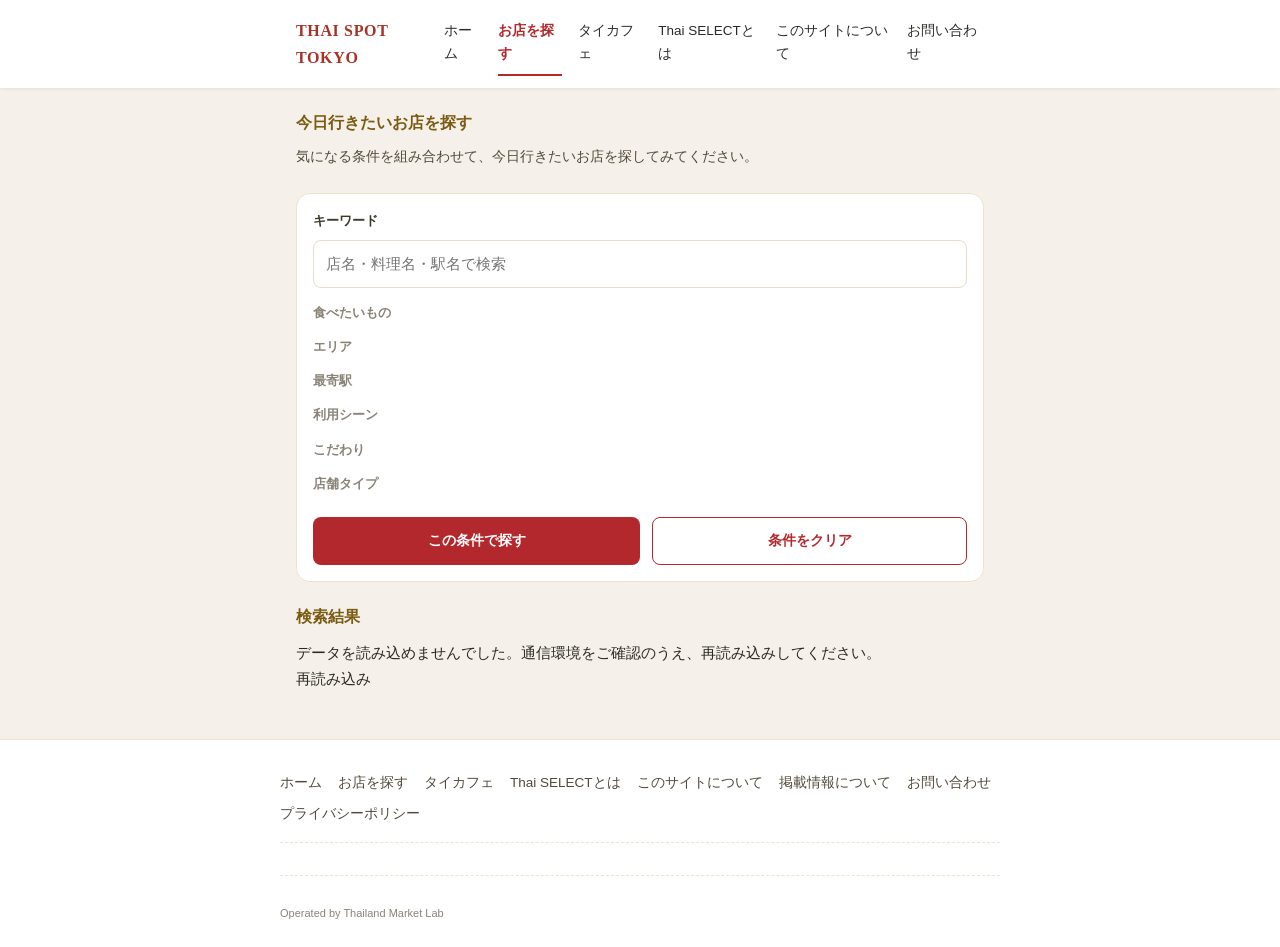
<file: search.html>
<!doctype html>
<html lang="ja">
<head>
<meta name="robots" content="noindex, nofollow"> <!-- staging only -->
<meta charset="UTF-8">
<meta name="viewport" content="width=device-width, initial-scale=1.0">
<title>お店を探す｜THAI SPOT TOKYO</title>
<meta name="description" content="料理・エリア・駅・シーン・特徴・フリーワードを組み合わせて、東京のタイ料理店を検索できます。">
<link rel="canonical" href="https://thaispot-tokyo.com/search.html">
<!-- SNS共有カード(OGP/Twitter)。画像はサイト共通 assets/img/ogp.jpg・URLは絶対指定(改修6-(b)) -->
<meta property="og:type" content="website">
<meta property="og:site_name" content="THAI SPOT TOKYO">
<meta property="og:locale" content="ja_JP">
<meta property="og:title" content="お店を探す｜THAI SPOT TOKYO">
<meta property="og:description" content="料理・エリア・駅・シーン・特徴・フリーワードを組み合わせて、東京のタイ料理店を検索できます。">
<meta property="og:url" content="https://thaispot-tokyo.com/search.html">
<meta property="og:image" content="https://thaispot-tokyo.com/assets/img/ogp.jpg">
<meta name="twitter:card" content="summary_large_image">
<link rel="stylesheet" href="assets/css/style.css?v=20260826a">
<style>
  /* このページ限定の補助スタイル(style.cssは編集しない・実装設計書10-3章の check.html 局所style慣例に準拠)。
     既存デザイントークン(:root変数)のみ再利用し、新しい配色は増やさない。 */
  .page-lead { color: var(--color-muted-2); font-size: 13.5px; margin: 4px 0 var(--space-5); }
  .filter-group { margin-bottom: var(--space-4); }
  .filter-group:last-of-type { margin-bottom: 0; }
  .dish-subgroup { margin-bottom: var(--space-2); }
  .dish-subgroup__title { font-size: 11.5px; color: var(--color-muted); margin: var(--space-2) 0 6px; }
  .dish-subgroup:first-child .dish-subgroup__title { margin-top: 0; }
  .search-actions { display: flex; flex-wrap: wrap; gap: var(--space-3); margin-top: var(--space-5); }
  .search-actions .btn { flex: 1 1 auto; }
  .results-sub { font-size: 13px; color: var(--color-muted-2); margin: 0 0 var(--space-3); }
  .dropped-note {
    font-size: 12px; color: var(--color-tag-gold-ink); background: var(--color-tag-gold-bg);
    border-radius: var(--radius-s); padding: 8px 12px; margin-bottom: var(--space-3);
  }
  /* #focus着地時の視覚フォーカス(実装設計書10-5: 条件は未適用・スクロール+視覚強調のみ) */
  .is-focused { outline: 2px solid var(--color-primary); outline-offset: 4px; border-radius: var(--radius-m); }
</style>
<!-- GA4(改修6-(f))。config.js の STAGING_MODE:true のときは ga.js が何もしない。
     defer なので本文末尾の config.js が評価された後に実行される(読み込み順の規約どおり)。 -->
<script defer src="assets/js/ga.js?v=20260922a"></script>
</head>
<body>

<div id="site-header"></div>

<main id="main-content">
  <div class="container">

    <!-- シート設定に問題がある可能性があるときだけ表示(実装設計書13-I-10)。TS.render.warningsBannerは
         担当Hが並行実装中のため、呼び出し側は typeof ガード付きで独立動作させる(未実装でも本ページは壊れない)。 -->
    <div id="warnings-banner-mount"></div>

    <!-- 「お店を探す」条件UI(仕様書3-2)。文言はdb.texts()経由(要件2-2の一般方針どおり)。
         texts-default.jsの現行デフォルト値は仕様書3-2の文言と一致するよう整備済み(Wave2-E)なので、
         HTML初期値もそれと同一にしてある(JS未実行・データ取得失敗時も仕様書どおりの文言のまま崩れない)。 -->
    <section id="search-form-section" aria-labelledby="search-title">
      <h1 id="search-title" class="section-title">今日行きたいお店を探す</h1>
      <p class="page-lead" id="search-lead">気になる条件を組み合わせて、今日行きたいお店を探してみてください。</p>

      <form id="search-form" class="panel">
        <div class="form-field">
          <label class="form-label" for="freeword-input" id="freeword-label">キーワード</label>
          <input class="form-input" type="search" id="freeword-input" name="freeword"
                 placeholder="店名・料理名・駅名で検索" autocomplete="off">
        </div>

        <!-- 食べたいもの: Menus.Category 11種でグループ見出しを挟んで表示(実装設計書10-5) -->
        <div class="filter-group" data-cat-group="dish">
          <h2 id="cat-title-dish">食べたいもの</h2>
          <div id="dish-groups"></div>
        </div>

        <!-- エリア: 主要エリアだけ初期表示し、[すべてのエリアを見る]で全エリア(改修① 1.(a))。
             ボタンは条件が揃ったときだけJS側で表示するのでhidden始まり(JS無効時は主要も全件も出ない
             のではなく、従来どおり全件が出る=facets側で主要リストが空なら全件表示に落ちる)。 -->
        <div class="filter-group" data-cat-group="area">
          <h2 id="cat-title-area">エリア</h2>
          <div id="chips-area"></div>
          <p class="facet-note" id="area-note" hidden></p>
          <button type="button" class="facet-toggle" id="area-toggle" hidden>すべてのエリアを見る</button>
        </div>

        <!-- 最寄駅: 主要駅だけ初期表示 + 駅名の入力欄で絞り込み(改修① 1.(a)(b))。
             入力欄はname無し=フォーム送信値に含めない(検索条件ではなく候補の絞り込みUIのため)。 -->
        <div class="filter-group" data-cat-group="station">
          <h2 id="cat-title-station">最寄駅</h2>
          <div class="facet-filter" id="station-filter-wrap" hidden>
            <label class="visually-hidden" for="station-filter-input" id="station-filter-label">駅名で絞り込む</label>
            <input class="form-input" type="search" id="station-filter-input"
                   placeholder="駅名を入力（例: 渋谷）" autocomplete="off">
          </div>
          <div id="chips-station"></div>
          <p class="facet-note" id="station-note" hidden></p>
          <button type="button" class="facet-toggle" id="station-toggle" hidden>駅一覧を見る</button>
        </div>

        <div class="filter-group" data-cat-group="scene">
          <h2 id="cat-title-scene">利用シーン</h2>
          <div id="chips-scene"></div>
        </div>

        <div class="filter-group" data-cat-group="feature">
          <h2 id="cat-title-feature">こだわり</h2>
          <div id="chips-feature"></div>
        </div>

        <div class="filter-group" data-cat-group="type">
          <h2 id="cat-title-type">店舗タイプ</h2>
          <div id="chips-type"></div>
        </div>

        <div class="search-actions">
          <button type="submit" class="btn btn--primary" id="search-submit-btn">この条件で探す</button>
          <button type="button" class="btn btn--outline" id="search-clear-btn">条件をクリア</button>
        </div>
      </form>
    </section>

    <!-- 検索結果一覧(仕様書3-3。同一ページ内の状態=常時表示。条件未指定時は「すべてのお店」を表示する
         (TS.search.label()の条件なし時フォールバック文言に合わせた実装判断。詳細は納品報告に記載)。
         見出しは仕様書3-3のとおり「検索結果」(固定・search_results_heading)+適用条件と件数の行(動的)の2段構成。 -->
    <section id="search-results-section" aria-labelledby="results-title" aria-live="polite">
      <h2 class="section-title" id="results-title">検索結果</h2>
      <p class="results-sub" id="results-subheading"></p>
      <p class="dropped-note" id="dropped-note" hidden></p>
      <div class="card-list" id="results-list"></div>
      <div class="state-panel" id="results-empty" hidden>
        <p class="state-panel__desc" id="results-empty-text"></p>
        <div class="state-panel__actions">
          <button type="button" class="btn btn--outline" id="results-change-btn">条件を変更する</button>
        </div>
      </div>
    </section>

    <!-- 広告枠(要件1章: 検索結果下部)。該当広告なしならadSlotはnullを返すので何も描画されない -->
    <div id="results-ad-slot"></div>

    <!-- データ取得失敗時のみ表示(要件2-3: 白画面禁止) -->
    <div id="search-error" hidden></div>

  </div>
</main>

<div id="site-footer"></div>

<script src="assets/js/config.js?v=20260922a"></script>
<script src="assets/js/texts-default.js?v=20260922a"></script>
<script src="assets/js/util.js?v=20260922a"></script>
<script src="assets/js/data.js?v=20260826a"></script>
<script src="assets/js/render.js?v=20260826a"></script>
<script src="assets/js/search.js?v=20260826a"></script>
<!-- 改修①: 条件チップの選択肢生成と表示制御(search.html/cafe.htmlで共通)。render/utilの後に読む。 -->
<script src="assets/js/facets.js?v=20260922a"></script>
<script src="assets/js/log.js?v=20260826a"></script>
<script>
(function () {
  'use strict';

  // db.texts()が万一空文字を返した場合の保険(通常は texts-default.js の初回リリース原稿がそのまま使われる)。
  var ZERO_FALLBACK = '条件に合うお店が見つかりませんでした。条件を減らして、もう一度探してみてください。';
  var DROPPED_SUFFIX_FALLBACK = 'の条件が見つからなかったため、全店舗を表示しています。';
  // 0件時は「全店舗を表示しています」と言うと矛盾するため出し分ける(実装設計書13-I-2)
  var DROPPED_SUFFIX_ZERO_FALLBACK = 'の条件は見つかりませんでした。';

  // Menus.Category(実データ11種・実装設計書10-5)→日本語見出し。フォールバック表(既存キーが無かった頃の名残)。
  // 実装設計書13-I-6: 見出しは db.texts('menu_category_'+category.toLowerCase()) を先に引き、
  // 空ならこのハードコード表→さらに無ければキーそのもの(またはその他)の順で解決する
  // (menu_category_*キーは担当Hが並行追加中のため、texts側が空の間はこの表が独立して機能する)。
  var MENU_CATEGORY_ORDER = ['RICE', 'CURRY', 'NOODLE', 'SALAD', 'SOUP', 'GRILL', 'FRIED', 'STIR_FRY', 'HOT_POT', 'DESSERT', 'DRINK'];
  var MENU_CATEGORY_LABELS = {
    RICE: 'ご飯もの', CURRY: 'カレー', NOODLE: '麺類', SALAD: 'サラダ', SOUP: 'スープ',
    GRILL: '焼き物', FRIED: '揚げ物', STIR_FRY: '炒め物', HOT_POT: '鍋物', DESSERT: 'デザート', DRINK: 'ドリンク'
  };

  // menu_category_*テキストキーの解決順(実装設計書13-I-6): texts() → ハードコード表 → fallback(キー自体/その他)
  function categoryLabel(db, categoryKeyForTexts, fallback) {
    var textsKey = 'menu_category_' + String(categoryKeyForTexts).toLowerCase();
    var fromTexts = (db && typeof db.texts === 'function') ? db.texts(textsKey) : '';
    return fromTexts || fallback;
  }

  var catItems = null;   // {area:[...], station:[...], scene:[...], feature:[...], type:[...]}
  var dishGroups = [];   // [{key,label,items:[...]}]
  var selectedConds = { dish: '', area: '', station: '', scene: '', feature: '', type: '' };
  var lastDb = null;
  // 改修①: 主要エリア・主要駅（Site_Texts の major_areas / major_stations。既定は texts-default.js）
  var majorItems = { area: [], station: [] };
  var facetGroups = {}; // cat -> TS.facets.createGroup(...)

  TS.render.chrome('search');

  // URLクエリでの着地(dish/area/station/scene/feature/type/freeword・実装設計書10-5の正式版)
  var urlConds = TS.search.condsFromUrl();
  selectedConds.dish = urlConds.dish || '';
  selectedConds.area = urlConds.area || '';
  selectedConds.station = urlConds.station || '';
  selectedConds.scene = urlConds.scene || '';
  selectedConds.feature = urlConds.feature || '';
  selectedConds.type = urlConds.type || '';
  var initialFreeword = urlConds.freeword || '';
  document.getElementById('freeword-input').value = initialFreeword;

  var hasUrlConds = !!(selectedConds.dish || selectedConds.area || selectedConds.station ||
    selectedConds.scene || selectedConds.feature || selectedConds.type || initialFreeword);

  // 改修①: チップ群の受け皿を先に作る（イベント登録は1回だけ・中身はデータ到着後に描画）
  setupFacetGroups();

  TS.data.load().then(function (db) {
    lastDb = db;
    TS.render.footerNotices(db);
    insertWarningsBanner(db);
    applyTexts(db);

    catItems = TS.facets.buildCatItems(db);
    // 主要リストは実データに在る値だけに解決される（Site_Textsに無い名前を書かれても黙って外れる）
    majorItems.area = TS.facets.resolveMajor(catItems.area, db.texts('major_areas'));
    majorItems.station = TS.facets.resolveMajor(catItems.station, db.texts('major_stations'));
    dishGroups = buildDishGroups(db, db.menus.filter(function (m) { return m.published; }));

    renderAllCatGroups();
    renderDishGroups();

    if (hasUrlConds) {
      // 条件付きURLで着地→条件を適用して即結果表示+ログ(実装設計書10-5: 呼びどころ)
      var conds = currentConds();
      var result = TS.search.run(db, conds);
      renderResults(db, conds, result);
      TS.log.search(conds, conds.freeword);
    } else {
      // 無条件の着地・条件クリア後と同じ「すべてのお店」表示(要件6章のホーム6ブロック導線はここに来ない=#focus)
      var result0 = TS.search.run(db, emptyConds());
      renderResults(db, emptyConds(), result0);
    }

    applyFocusHash();

  }).catch(function (err) {
    var errEl = document.getElementById('search-error');
    errEl.hidden = false;
    TS.data.loadError(errEl, err);
  });

  // シート設定に問題がある可能性がある時だけ警告バナーを先頭に挿入する(実装設計書13-I-10)。
  // TS.render.warningsBannerは担当Hが並行実装中の関数のため、typeofガードを必須にして独立動作させる
  // (未実装の間は何もしない=本ページの他機能に影響しない)。
  function insertWarningsBanner(db) {
    if (typeof TS.render.warningsBanner !== 'function') return;
    var banner = TS.render.warningsBanner(db);
    if (!banner) return;
    var mount = document.getElementById('warnings-banner-mount');
    if (mount) mount.appendChild(banner);
  }

  // ---- Site_Texts駆動の文言(要件2-2)。texts-default.jsの現行値=仕様書3-2/3-3の文言そのもの ----

  function setTextIfPresent(id, text) { if (text) TS.util.setText(id, text); }

  function applyTexts(db) {
    setTextIfPresent('search-title', db.texts('search_heading'));
    setTextIfPresent('search-lead', db.texts('search_lead'));
    setTextIfPresent('freeword-label', db.texts('search_freeword_label'));
    var fwPlaceholder = db.texts('search_freeword_placeholder');
    if (fwPlaceholder) document.getElementById('freeword-input').placeholder = fwPlaceholder;
    setTextIfPresent('cat-title-dish', db.texts('search_cat_dish'));
    setTextIfPresent('cat-title-area', db.texts('search_cat_area'));
    setTextIfPresent('cat-title-station', db.texts('search_cat_station'));
    setTextIfPresent('cat-title-scene', db.texts('search_cat_scene'));
    setTextIfPresent('cat-title-feature', db.texts('search_cat_feature'));
    setTextIfPresent('cat-title-type', db.texts('search_cat_type'));
    // 改修①: 駅名の絞り込み欄（ラベルは読み上げ用・プレースホルダは見える文言）
    setTextIfPresent('station-filter-label', db.texts('search_station_filter_label'));
    var stPlaceholder = db.texts('search_station_filter_placeholder');
    var stInput = document.getElementById('station-filter-input');
    if (stInput && stPlaceholder) stInput.placeholder = stPlaceholder;
    setTextIfPresent('search-submit-btn', db.texts('search_button'));
    setTextIfPresent('search-clear-btn', db.texts('search_clear'));
    setTextIfPresent('results-title', db.texts('search_results_heading'));
    setTextIfPresent('results-change-btn', db.texts('search_change'));
  }

  // ---- 条件チップの選択肢を実データから動的生成(要件2-1: ハードコード禁止・2-4: dedup) ----
  // 改修①(2026-09-22): dedupOrdered / buildCatItems は cafe.html と同じ実装が複製されていたため
  // assets/js/facets.js へ移設した。ここは料理グループ生成から使う分の別名だけ残す。

  var dedupOrdered = TS.facets.dedupOrdered;

  // 料理はCategory別グループ(実装設計書10-5の11種)。未知カテゴリのメニューも「その他」で取りこぼさない
  // (要件2-1: 発注者がMenusに行を足せば選択肢が自動で増える、の帰結)。
  // 実装設計書13-I-6: カテゴリ突合はnormSearch相当(小文字化込み)にして大文字小文字ゆれを吸収する。
  function buildDishGroups(db, publishedMenus) {
    var groups = [];
    var knownNorm = {};
    MENU_CATEGORY_ORDER.forEach(function (key) { knownNorm[TS.util.normSearch(key)] = true; });

    MENU_CATEGORY_ORDER.forEach(function (key) {
      var names = publishedMenus
        .filter(function (m) { return TS.util.normSearch(m.category) === TS.util.normSearch(key); })
        .map(function (m) { return m.name; });
      var items = dedupOrdered(names);
      if (items.length) groups.push({ key: key, label: categoryLabel(db, key, MENU_CATEGORY_LABELS[key] || key), items: items });
    });

    var others = publishedMenus
      .filter(function (m) { return !knownNorm[TS.util.normSearch(m.category)]; })
      .map(function (m) { return m.name; });
    var otherItems = dedupOrdered(others);
    if (otherItems.length) groups.push({ key: '_OTHER', label: categoryLabel(db, 'other', 'その他'), items: otherItems });

    return groups;
  }

  // ---- チップ描画・選択状態(単一選択・同じチップ再タップで解除=トグル) ----

  function toggleCond(cat, value) {
    if (selectedConds[cat] && TS.util.norm(selectedConds[cat]) === TS.util.norm(value)) {
      selectedConds[cat] = '';
    } else {
      selectedConds[cat] = value;
    }
  }

  // 改修①: チップ群の描画は TS.facets.createGroup に集約（主要のみ/全件展開/駅名絞り込み/選択値の必ず表示）。
  // エリアと最寄駅だけ主要リストと展開ボタンを持ち、シーン・こだわり・店舗タイプは従来どおり全件を出す
  // （主要リストを渡さなければ facets 側が常に全件表示に落とす＝同じ関数で扱える）。
  function makeFacetGroup(cat, opts) {
    opts = opts || {};
    return TS.facets.createGroup({
      mountId: opts.mountId,
      toggleId: opts.toggleId,
      noteId: opts.noteId,
      inputId: opts.inputId,
      inputWrapId: opts.inputWrapId,
      getAll: function () { return catItems ? (catItems[cat] || []) : []; },
      getMajor: function () { return majorItems[cat] || []; },
      getSelected: function () { return selectedConds[cat] || ''; },
      onSelect: function (value) { toggleCond(cat, value); },
      labels: function () {
        var db = lastDb;
        function tx(key, fallback) {
          var v = (db && typeof db.texts === 'function') ? db.texts(key) : '';
          return v || fallback;
        }
        return {
          showAll: tx(opts.showAllKey, opts.showAllFallback),
          showMajor: tx(opts.showMajorKey, opts.showMajorFallback),
          noMatch: tx('search_station_no_match', '入力に一致する駅はありませんでした。別の言葉で試してください。')
        };
      }
    });
  }

  function setupFacetGroups() {
    facetGroups.area = makeFacetGroup('area', {
      mountId: 'chips-area', toggleId: 'area-toggle', noteId: 'area-note',
      showAllKey: 'search_area_show_all', showAllFallback: 'すべてのエリアを見る',
      showMajorKey: 'search_area_show_major', showMajorFallback: '主要なエリアだけ表示'
    });
    facetGroups.station = makeFacetGroup('station', {
      mountId: 'chips-station', toggleId: 'station-toggle', noteId: 'station-note',
      inputId: 'station-filter-input', inputWrapId: 'station-filter-wrap',
      showAllKey: 'search_station_show_all', showAllFallback: '駅一覧を見る',
      showMajorKey: 'search_station_show_major', showMajorFallback: '主要な駅だけ表示'
    });
    facetGroups.scene = makeFacetGroup('scene', { mountId: 'chips-scene' });
    facetGroups.feature = makeFacetGroup('feature', { mountId: 'chips-feature' });
    facetGroups.type = makeFacetGroup('type', { mountId: 'chips-type' });
  }

  function renderAllCatGroups() {
    ['area', 'station', 'scene', 'feature', 'type'].forEach(function (cat) {
      if (facetGroups[cat]) facetGroups[cat].render();
    });
  }

  function renderDishGroups() {
    var mount = document.getElementById('dish-groups');
    if (!mount) return;
    while (mount.firstChild) mount.removeChild(mount.firstChild);
    dishGroups.forEach(function (grp) {
      var wrap = TS.util.el('div', { class: 'dish-subgroup' });
      wrap.appendChild(TS.util.el('p', { class: 'dish-subgroup__title' }, [grp.label]));
      var chipsEl = TS.render.chips(grp.items, {
        selectedValue: selectedConds.dish || null,
        onSelect: function (value) {
          toggleCond('dish', value);
          renderDishGroups();
        }
      });
      wrap.appendChild(chipsEl);
      mount.appendChild(wrap);
    });
  }

  // ---- 検索実行・結果描画 ----

  function emptyConds() {
    return { dish: '', area: '', station: '', scene: '', feature: '', type: '', freeword: '' };
  }

  function currentConds() {
    return {
      dish: selectedConds.dish, area: selectedConds.area, station: selectedConds.station,
      scene: selectedConds.scene, feature: selectedConds.feature, type: selectedConds.type,
      freeword: (document.getElementById('freeword-input').value || '').trim()
    };
  }

  // dropped(存在しない条件値)の一言表示。textContentのみで組み立てる(要件2-4: 検索語エコーもテキストとして描画)
  // 実装設計書13-I-2: 0件時に「全店舗を表示しています」と言うと矛盾するため、件数に応じて出し分ける。
  function buildDroppedMessage(dropped, db, count) {
    if (!dropped || !dropped.length) return '';
    var quoted = dropped.map(function (d) { return '「' + d.val + '」'; }).join('');
    if (count === 0) {
      var zeroSuffix = (db && db.texts('search_dropped_zero_note')) || DROPPED_SUFFIX_ZERO_FALLBACK;
      return quoted + zeroSuffix;
    }
    var suffix = (db && db.texts('search_dropped_note')) || DROPPED_SUFFIX_FALLBACK;
    return quoted + suffix;
  }

  function renderResults(db, conds, result) {
    var stores = result.stores, dropped = result.dropped;

    TS.util.setText('results-subheading', TS.search.label(conds, stores.length));

    var droppedEl = document.getElementById('dropped-note');
    var msg = buildDroppedMessage(dropped, db, stores.length);
    if (msg) {
      droppedEl.textContent = msg;
      droppedEl.hidden = false;
    } else {
      droppedEl.hidden = true;
      droppedEl.textContent = '';
    }

    var listEl = document.getElementById('results-list');
    while (listEl.firstChild) listEl.removeChild(listEl.firstChild);
    var emptyEl = document.getElementById('results-empty');

    if (!stores.length) {
      listEl.hidden = true;
      emptyEl.hidden = false;
      TS.util.setText('results-empty-text', (db && db.texts('search_zero')) || ZERO_FALLBACK);
    } else {
      listEl.hidden = false;
      emptyEl.hidden = true;
      stores.forEach(function (s) { listEl.appendChild(TS.render.storeCard(s, db)); });
    }

    var adMount = document.getElementById('results-ad-slot');
    while (adMount.firstChild) adMount.removeChild(adMount.firstChild);
    var ad = TS.render.adSlot('results_bottom', db);
    if (ad) adMount.appendChild(ad);
  }

  // 現在の条件をURLクエリへ反映(履歴を汚さずreplaceState・共有URL化のための実装上の配慮。要件書上の必須事項ではない)
  function updateUrl(conds) {
    try {
      var params = new URLSearchParams();
      ['dish', 'area', 'station', 'scene', 'feature', 'type'].forEach(function (k) {
        if (conds[k]) params.set(k, conds[k]);
      });
      if (conds.freeword) params.set('freeword', conds.freeword);
      var qs = params.toString();
      history.replaceState(null, '', location.pathname + (qs ? '?' + qs : ''));
    } catch (e) { /* History API非対応でも検索自体は継続させる */ }
  }

  function runManualSearch() {
    if (!lastDb) return; // データ未取得時はエラー表示側で案内済み(要件2-3)
    var conds = currentConds();
    var result = TS.search.run(lastDb, conds);
    renderResults(lastDb, conds, result);
    updateUrl(conds);
    // 要件4章: [この条件で探す]押下のたびに呼ぶ。連続同一条件はlog.js側のsessionStorage比較で1回化される。
    TS.log.search(conds, conds.freeword);
  }

  document.getElementById('search-form').addEventListener('submit', function (ev) {
    ev.preventDefault();
    runManualSearch();
  });

  document.getElementById('search-clear-btn').addEventListener('click', function () {
    selectedConds = { dish: '', area: '', station: '', scene: '', feature: '', type: '' };
    document.getElementById('freeword-input').value = '';
    // 改修①: 駅名の入力欄と「すべて見る」の展開状態も初期に戻す（条件も表示も“やり直し”に揃える）
    ['area', 'station', 'scene', 'feature', 'type'].forEach(function (cat) {
      if (facetGroups[cat]) facetGroups[cat].reset();
    });
    if (catItems) renderDishGroups();
    if (lastDb) {
      var conds = emptyConds();
      var result = TS.search.run(lastDb, conds);
      renderResults(lastDb, conds, result);
      updateUrl(conds);
    }
    // 「条件をクリア」はログ計測対象外(要件4章の呼びどころに含まれない。log.js側も無条件時は自動でno-op)
  });

  document.getElementById('results-change-btn').addEventListener('click', function () {
    var sec = document.getElementById('search-form-section');
    if (sec && sec.scrollIntoView) sec.scrollIntoView({ behavior: 'smooth', block: 'start' });
  });

  // #focus=<カテゴリ>着地: 該当カテゴリへスクロール+視覚フォーカス(条件は未適用・ログも呼ばない・実装設計書10-5)
  function applyFocusHash() {
    var m = /^#focus=([a-z]+)/i.exec(location.hash || '');
    if (!m) return;
    var cat = m[1].toLowerCase();
    var groupEl = document.querySelector('[data-cat-group="' + cat + '"]');
    if (!groupEl) return;
    // 固定ヘッダー(.site-header・position:sticky)の高さ分、見出しや駅名入力欄が隠れないよう
    // 実測値をscroll-margin-topに反映する(CSS固定値ではなく実測にするのは、幅でヘッダー高さが変わるため)。
    var hdr = document.querySelector('.site-header');
    var offset = (hdr ? hdr.offsetHeight : 0) + 16; // 視覚フォーカスの outline-offset 4px を含めて余白
    groupEl.style.scrollMarginTop = offset + 'px';
    if (groupEl.scrollIntoView) groupEl.scrollIntoView({ behavior: 'smooth', block: 'start' });
    groupEl.classList.add('is-focused');
    setTimeout(function () { groupEl.classList.remove('is-focused'); }, 2400);
  }
})();
</script>
</body>
</html>
</file>
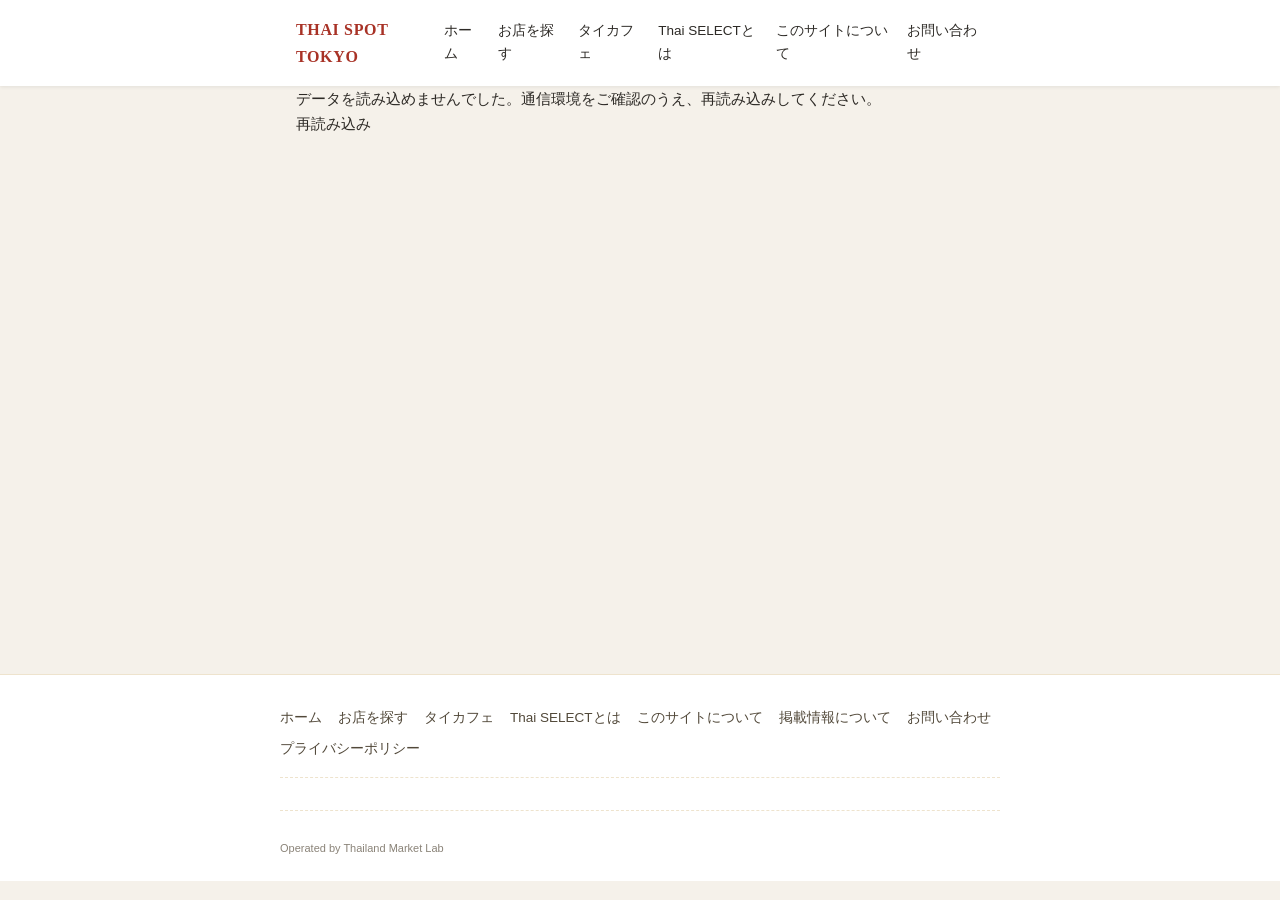
<file: store.html>
<!doctype html>
<html lang="ja">
<head>
<meta name="robots" content="noindex, nofollow"> <!-- staging only -->
<meta charset="UTF-8">
<meta name="viewport" content="width=device-width, initial-scale=1.0">
<title id="page-title">店舗詳細｜THAI SPOT TOKYO</title>
<meta name="description" id="page-description" content="店舗の紹介・アクセス・メニュー・特徴・地図をまとめて表示します。">
<!-- canonical は seo.js が店舗ごとのURL(?id=付き)で作る。元のHTMLに共通のURLを置くと、全店舗が同じページとして扱われるため置かない -->
<!-- SNS共有カード(OGP/Twitter)。画像はサイト共通 assets/img/ogp.jpg・URLは絶対指定(改修6-(b)) -->
<meta property="og:type" content="website">
<meta property="og:site_name" content="THAI SPOT TOKYO">
<meta property="og:locale" content="ja_JP">
<meta property="og:title" content="店舗詳細｜THAI SPOT TOKYO">
<meta property="og:description" content="店舗の紹介・アクセス・メニュー・特徴・地図をまとめて表示します。">
<meta property="og:image" content="https://thaispot-tokyo.com/assets/img/ogp.jpg">
<meta name="twitter:card" content="summary_large_image">
<link rel="stylesheet" href="assets/css/style.css?v=20260826a">
<!-- GA4(改修6-(f))。config.js の STAGING_MODE:true のときは ga.js が何もしない。
     defer なので本文末尾の config.js が評価された後に実行される(読み込み順の規約どおり)。 -->
<script defer src="assets/js/ga.js?v=20260922a"></script>
</head>
<body>

<div id="site-header"></div>

<main id="main-content">
  <div class="container">

    <!-- シート設定に問題がある可能性があるときだけ表示(実装設計書13-I-10)。TS.render.warningsBannerは
         担当Hが並行実装中のため、呼び出し側は typeof ガード付きで独立動作させる(未実装でも本ページは壊れない)。 -->
    <div id="warnings-banner-mount"></div>

    <!-- 店舗詳細本体(要件5章の表示順どおりJSで構築)。データ確定まで非表示(下の状態表示と排他制御) -->
    <article id="store-detail" hidden></article>

    <!-- id不在/未指定/非公開店舗ID時: 「お店が見つかりませんでした」+ホーム・検索への導線 -->
    <section id="store-notfound" class="state-panel state-panel--error" hidden>
      <h1 class="state-panel__title">お店が見つかりませんでした</h1>
      <p class="state-panel__desc">URLが正しくないか、非公開の店舗の可能性があります。<br>下記からお探しください。</p>
      <div class="state-panel__actions">
        <a class="btn btn--primary" href="index.html">ホームへ戻る</a>
        <a class="btn btn--outline" href="search.html">お店を探す</a>
      </div>
    </section>

    <!-- 通信失敗・非200時(要件2-3: 白画面禁止) -->
    <div id="store-error" hidden></div>

    <!-- 広告枠(要件1章/5章: store_bottom)。該当広告なしなら何も描画されない(TS.render.adSlotがnullを返す) -->
    <div id="store-ad-slot"></div>

  </div>
</main>

<div id="site-footer"></div>

<!-- 要件5章の表示順どおりJSで構築する。全ての動的テキストはTS.util.el()のtextContent経由、
     href/srcは常にTS.util.safeUrl()/imageUrl()を明示的に呼ぶか、自前組み立て文字列を直接代入する
     (実装設計書3章セキュリティ非交渉・10-1規約)。情報確認日(Verified_Date)は設計書10-5裁定により表示しない。 -->
<script src="assets/js/config.js?v=20260922a"></script>
<script src="assets/js/texts-default.js?v=20260922a"></script>
<script src="assets/js/util.js?v=20260922a"></script>
<script src="assets/js/data.js?v=20260826a"></script>
<script src="assets/js/render.js?v=20260826a"></script>
<script src="assets/js/log.js?v=20260826a"></script>
<!-- 店舗ごとのtitle/description/canonical/JSON-LDを組み立てる(改修6-(c)(d)・2026-09-22) -->
<script src="assets/js/seo.js?v=20260922a"></script>
<script>
(function () {
  'use strict';

  var U = TS.util;

  TS.render.chrome('store'); // ヘッダー/フッター骨格を先に描画(体感速度優先)。フッターの「お知らせ・特集」はdb確定後に追い充填。

  var storeId = U.qs('id'); // URLパラメータidはtrim済み(TS.util.qsが実施)

  TS.data.load().then(function (db) {
    TS.render.footerNotices(db);
    insertWarningsBanner(db);

    var store = findStore(db, storeId);
    if (!store) { showNotFound(); return; }

    renderStore(store, db);

    var ad = TS.render.adSlot('store_bottom', db);
    if (ad) document.getElementById('store-ad-slot').appendChild(ad);
  }).catch(function (err) {
    // 要件2-3: 通信失敗・非200時は「データを読み込めませんでした」表示(白画面禁止)
    var errEl = document.getElementById('store-error');
    errEl.hidden = false;
    TS.data.loadError(errEl, err);
  });

  // シート設定に問題がある可能性がある時だけ警告バナーを先頭に挿入する(実装設計書13-I-10)。
  // TS.render.warningsBannerは担当Hが並行実装中の関数のため、typeofガードを必須にして独立動作させる
  // (未実装の間は何もしない=本ページの他機能に影響しない)。
  function insertWarningsBanner(db) {
    if (typeof TS.render.warningsBanner !== 'function') return;
    var banner = TS.render.warningsBanner(db);
    if (!banner) return;
    var mount = document.getElementById('warnings-banner-mount');
    if (mount) mount.appendChild(banner);
  }

  // findStore: id不在/未指定/非公開店舗はすべて null(=見つからなかった扱い・要件5章の趣旨)。
  // 突合はTS.util.norm両辺適用(トリム+全角/半角正規化・要件2-4)。
  function findStore(db, id) {
    if (!id) return null;
    var target = U.norm(id);
    var hit = (db.stores || []).filter(function (s) { return U.norm(s.id) === target; })[0];
    if (!hit || !hit.published) return null;
    return hit;
  }

  function showNotFound() {
    var panel = document.getElementById('store-notfound');
    if (panel) panel.hidden = false;
  }

  // ---- 表示順(要件5章): 店舗名→画像→紹介文→エリア/最寄駅/徒歩→タイプ・ThaiSELECT→Maps→
  //   食べられるもの→おすすめシーン→特徴→店舗情報→公式/Instagram→動画→TikTok→注意書き+修正連絡 ----
  function renderStore(store, db) {
    // title/description/canonical/JSON-LDを店舗ごとの値に差し替える(改修6-(c)(d)・2026-09-22)。
    // 組み立ては assets/js/seo.js（純粋関数＋DOM反映）に集約し、ここからは1回呼ぶだけにする。
    // データが取れなかった場合はこの関数自体が呼ばれないため、HTMLに書いてある共通文言のまま残る。
    if (TS.seo && typeof TS.seo.applyStore === 'function') {
      TS.seo.applyStore(store);
    } else {
      // 旧経路（seo.js 読み込み失敗時の保険）: 店舗名だけでも反映する
      document.title = store.name + '｜THAI SPOT TOKYO';
      var descMeta = document.getElementById('page-description');
      if (descMeta) {
        descMeta.setAttribute('content', store.description ? store.description.slice(0, 120) : db.texts('meta_desc_store'));
      }
    }

    var root = document.getElementById('store-detail');
    root.textContent = '';

    root.appendChild(U.el('h1', { class: 'article__title' }, [store.name || '']));

    var gallery = buildGallery(store);
    if (gallery) root.appendChild(gallery);

    if (store.description) {
      root.appendChild(U.el('p', { class: 'pre-wrap' }, [store.description]));
    }

    // 申し送り(実装設計書13-I-7・render.js担当外のため未修正): render.js の metaLine(buildMetaText) は
    // store.walkMinutes を検証なしでそのまま「徒歩X分」に埋め込んでいる。ここ(store.html側の店舗情報再掲)は
    // TS.util.normalizeWalkMinutes()で非数値混入を弾いているが、metaLine側にも同じ検証の適用が必要。
    var metaLine = TS.render.metaLine(store);
    if (metaLine) root.appendChild(U.el('p', { class: 'store-card__meta' }, [metaLine]));

    var badges = buildBadges(store, db);
    if (badges) root.appendChild(badges);

    var mapBtn = buildMapButton(store, db);
    if (mapBtn) root.appendChild(mapBtn);

    addSection(root, db.texts('store_menu_heading'), buildMenuChips(store, db));
    addSection(root, db.texts('store_scene_heading'), buildTagList(relatedNames(db.storeScenes, db.scenes, store.id)));
    addSection(root, db.texts('store_feature_heading'), buildTagList(relatedNames(db.storeFeatures, db.features, store.id)));
    addSection(root, db.texts('store_info_heading'), buildInfoPanel(store, db));

    var extLinks = buildExternalLinks(store, db);
    if (extLinks) root.appendChild(extLinks);

    addSection(root, db.texts('store_video_heading'), buildVideoButton(store, db));

    var tiktok = buildTiktokLink(store, db);
    if (tiktok) root.appendChild(tiktok);

    root.appendChild(buildNoticeSection(store, db));

    root.hidden = false;
  }

  // 見出し+要素があるときだけセクションを追加する共通ヘルパー(「該当のみ表示」の実装統一)
  function addSection(root, headingText, contentEl) {
    if (!contentEl) return;
    if (headingText) root.appendChild(U.el('h2', { class: 'section-title' }, [headingText]));
    root.appendChild(contentEl);
  }

  // 画像: Exterior_Image(外観)+Food_Image(料理)の2枚構成。片方のみ/ゼロでも崩れない(要件6章)。
  // 必ずTS.util.imageUrl()経由。変換失敗時もプレースホルダーで表示を維持する(imageUrlのok:false時のsrc)。
  function buildGallery(store) {
    var items = [
      { raw: store.exteriorImage, alt: (store.name || '') + '（外観）' },
      { raw: store.foodImage, alt: (store.name || '') + '（料理）' }
    ].filter(function (it) { return it.raw; });
    if (!items.length) return null;

    // 1枚/2枚どちらでも崩れないよう、列数はCSS側のモディファイアクラスで切り替える(設計書11章TODO8)
    var galleryCls = 'store-detail__gallery' + (items.length > 1 ? '' : ' store-detail__gallery--single');
    var wrap = U.el('div', { class: galleryCls });

    items.forEach(function (it) {
      var box = U.el('div', { class: 'store-card__media' }); // 4:3の画像枠(既存クラスを流用)
      var res = U.imageUrl(it.raw); // 必ずimageUrl経由(要件6章)。ok:falseでもsrcにプレースホルダーが入っている
      var img = U.el('img', { class: 'store-card__img', loading: 'lazy', alt: it.alt });
      img.src = res.src; // 明示的に検証済みの値のみ直接代入(設計書10-1)
      box.appendChild(img);
      wrap.appendChild(box);
    });
    return wrap;
  }

  // メタ行(📍エリア・最寄駅 徒歩X分)・Thai SELECT判定はrender.jsの公開APIに一本化済み
  // (設計書11章TODO7: TS.render.metaLine / TS.render.hasThaiSelect。旧個別実装は削除)。

  // タイプ(Restaurant/Cafe)バッジ + Thai SELECT認定バッジ(該当時のみ)。render.jsのstoreCard実装と同じ判定ロジック
  // (TS.render.hasThaiSelectを直接呼ぶことで判定ロジックを一本化・設計書11章TODO7)。
  function buildBadges(store, db) {
    var wrap = U.el('div', { class: 'store-card__badges' });
    var type = (store.storeType || '').trim();
    if (type) {
      var typeCls = /cafe/i.test(type) ? 'badge--type-cafe' : 'badge--type-restaurant';
      wrap.appendChild(U.el('span', { class: 'badge ' + typeCls }, [type]));
    }
    if (TS.render.hasThaiSelect(store, db)) {
      wrap.appendChild(U.el('span', { class: 'badge badge--thaiselect' }, ['Thai SELECT']));
    }
    return wrap.childNodes.length ? wrap : null;
  }

  // Google Maps: Google_Map_URL列優先(safeUrlで検証)。無ければ住所検索URLを自分で組んで直接代入
  // (設計書10-1: 自前組み立て文字列は直接代入可。住所はencodeURIComponentで必ずエスケープする)。
  function buildMapButton(store, db) {
    var href = store.mapUrl ? U.safeUrl(store.mapUrl) : null;
    if (!href && store.address) {
      href = 'https://www.google.com/maps/search/?api=1&query=' + encodeURIComponent(store.address);
    }
    if (!href) return null;
    var a = U.el('a', { class: 'btn btn--primary store-detail__map-btn' }, [db.texts('store_maps_button')]);
    a.href = href;
    a.target = '_blank';
    a.rel = 'noopener noreferrer';
    return a;
  }

  // storeIdに紐づくマスタ名一覧(公開のみ・重複排除)。中間シート(links)→マスタ(master)をID正規化して突合。
  function relatedNames(links, master, storeId) {
    var target = U.norm(storeId);
    var ids = (links || [])
      .filter(function (lk) { return U.norm(lk.storeId) === target; })
      .map(function (lk) { return U.norm(lk.otherId); });
    var seen = {};
    var names = [];
    (master || []).forEach(function (m) {
      if (!m.published) return;
      if (ids.indexOf(U.norm(m.id)) === -1) return;
      var key = U.norm(m.name);
      if (seen[key]) return;
      seen[key] = true;
      names.push(m.name);
    });
    return names;
  }

  // 「このお店で食べられるもの」: その店の提供メニューのみ・チップ表示・タップでsearch.html?dish=へ(要件5章)。
  function buildMenuChips(store, db) {
    var names = relatedNames(db.storeMenus, db.menus, store.id);
    if (!names.length) return null;
    return TS.render.chips(
      names.map(function (n) { return { value: n, label: n }; }),
      { hrefFor: function (v) { return 'search.html?dish=' + encodeURIComponent(v); } }
    );
  }

  // 「こんな時におすすめ」「お店の特徴」: 該当のみ・非インタラクティブなタグ表示(要件5章はタップ遷移を求めていないため
  // 検索チップ<button>/<a>ではなく静的な<span class="tag">で表示する)。
  function buildTagList(names) {
    if (!names || !names.length) return null;
    var wrap = U.el('div', { class: 'chips' });
    names.forEach(function (n) { wrap.appendChild(U.el('span', { class: 'tag' }, [n])); });
    return wrap;
  }

  // 店舗情報: 住所 + 「ランチ営業○/ディナー営業○」形式(要件2-1)。該当フラグがtrueの行のみ表示。
  // 仕様書PDF 3-4どおり住所/最寄駅/徒歩目安/ランチ/ディナーを再掲する(設計書11章TODO6の裁定)。
  // 最寄駅/徒歩はページ上部のメタ行(TS.render.metaLine)と重複するが、「店舗情報」欄としての一覧性のため
  // 仕様書どおりここにも表示する。徒歩の書式はmetaLineと同じ「徒歩X分」表記(既存実装のトーンを踏襲)。
  function buildInfoPanel(store, db) {
    var lines = [];
    if (store.address) lines.push(store.address);
    if (store.station) lines.push(store.station);
    // Walk_Minutesは先方の自由入力欄のため非数値混入があり得る。半角化して数値のときのみ表示し、
    // それ以外は徒歩表示自体を省略する(誤った分数を断定表示しない・実装設計書13-I-7)。
    var walkMin = U.normalizeWalkMinutes(store.walkMinutes);
    if (walkMin) lines.push('徒歩' + walkMin + '分');
    if (store.lunch) lines.push(db.texts('store_lunch_on'));
    if (store.dinner) lines.push(db.texts('store_dinner_on'));
    if (!lines.length) return null;
    var box = U.el('div', { class: 'panel' });
    lines.forEach(function (line) { box.appendChild(U.el('p', {}, [line])); });
    return box;
  }

  // 公式サイト/Instagram(登録時のみ・safeUrl通過時のみ)
  function buildExternalLinks(store, db) {
    var wrap = U.el('div', { class: 'store-detail__links' });

    var website = store.websiteUrl ? U.safeUrl(store.websiteUrl) : null;
    if (website) {
      var a1 = U.el('a', { class: 'btn btn--outline' }, [db.texts('store_official_button')]);
      a1.href = website; a1.target = '_blank'; a1.rel = 'noopener noreferrer';
      wrap.appendChild(a1);
    }
    var insta = store.instagramUrl ? U.safeUrl(store.instagramUrl) : null;
    if (insta) {
      var a2 = U.el('a', { class: 'btn btn--outline' }, [db.texts('store_instagram_button')]);
      a2.href = insta; a2.target = '_blank'; a2.rel = 'noopener noreferrer';
      wrap.appendChild(a2);
    }
    return wrap.childNodes.length ? wrap : null;
  }

  // 「このお店を動画で見る」見出し+[動画を見る→](Store_Video列がありsafeUrl通過時のみ・要件5章)
  function buildVideoButton(store, db) {
    var href = store.videoUrl ? U.safeUrl(store.videoUrl) : null;
    if (!href) return null;
    var a = U.el('a', { class: 'btn btn--outline' }, [db.texts('store_video_button')]);
    a.href = href; a.target = '_blank'; a.rel = 'noopener noreferrer';
    return a;
  }

  // 「Soaの紹介動画を見る」(TikTok_URL列がありsafeUrl通過時のみ・8/20先方指定文言・要件2-1)
  function buildTiktokLink(store, db) {
    var href = store.tiktokUrl ? U.safeUrl(store.tiktokUrl) : null;
    if (!href) return null;
    var wrap = U.el('div', { class: 'store-detail__tiktok' });
    var a = U.el('a', { class: 'btn btn--outline' }, [db.texts('store_tiktok_button')]);
    a.href = href; a.target = '_blank'; a.rel = 'noopener noreferrer';
    wrap.appendChild(a);
    return wrap;
  }

  // 注意書き + [掲載情報の修正を連絡する→](contact.html?store=店舗名へ・店舗名はencodeURIComponent)。
  // 情報確認日(Verified_Date)は設計書10-5裁定により表示しない(注意書きのみ表示)。
  function buildNoticeSection(store, db) {
    var wrap = U.el('div', { class: 'panel store-detail__notice' });
    var note = db.texts('store_verified_note');
    if (note) wrap.appendChild(U.el('p', { class: 'pre-wrap' }, [note]));
    var a = U.el('a', { class: 'btn btn--secondary store-detail__notice-btn' }, [db.texts('store_report_button')]);
    a.href = 'contact.html?store=' + encodeURIComponent(store.name || '');
    wrap.appendChild(a);
    return wrap;
  }
})();
</script>
</body>
</html>
</file>
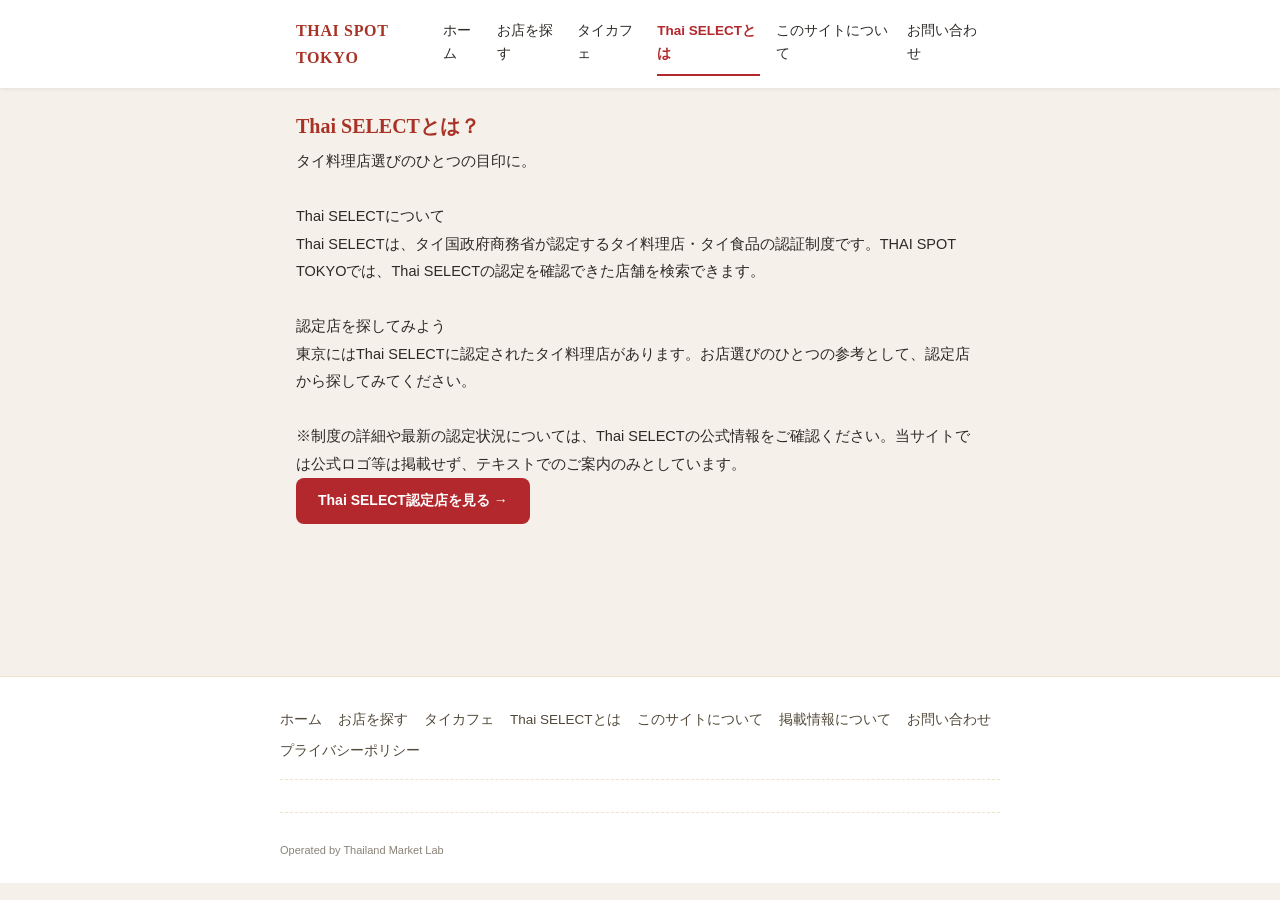
<file: thaiselect.html>
<!doctype html>
<html lang="ja">
<head>
<meta name="robots" content="noindex, nofollow"> <!-- staging only -->
<meta charset="UTF-8">
<meta name="viewport" content="width=device-width, initial-scale=1.0">
<title id="page-title">Thai SELECTとは？｜THAI SPOT TOKYO</title>
<meta name="description" id="page-description" content="タイ国政府商務省が認定する「Thai SELECT」について、THAI SPOT TOKYOでのご案内です。">
<link rel="canonical" href="https://thaispot-tokyo.com/thaiselect.html">
<!-- SNS共有カード(OGP/Twitter)。画像はサイト共通 assets/img/ogp.jpg・URLは絶対指定(改修6-(b)) -->
<meta property="og:type" content="website">
<meta property="og:site_name" content="THAI SPOT TOKYO">
<meta property="og:locale" content="ja_JP">
<meta property="og:title" content="Thai SELECTとは？｜THAI SPOT TOKYO">
<meta property="og:description" content="タイ国政府商務省が認定する「Thai SELECT」について、THAI SPOT TOKYOでのご案内です。">
<meta property="og:url" content="https://thaispot-tokyo.com/thaiselect.html">
<meta property="og:image" content="https://thaispot-tokyo.com/assets/img/ogp.jpg">
<meta name="twitter:card" content="summary_large_image">
<link rel="stylesheet" href="assets/css/style.css?v=20260826a">
<!-- GA4(改修6-(f))。config.js の STAGING_MODE:true のときは ga.js が何もしない。
     defer なので本文末尾の config.js が評価された後に実行される(読み込み順の規約どおり)。 -->
<script defer src="assets/js/ga.js?v=20260922a"></script>
</head>
<body>

<div id="site-header"></div>

<main id="main-content">
  <div class="container">
    <!-- シート設定に問題がある可能性があるときだけ表示(実装設計書13-H-12。search.html等と同一の慣例) -->
    <div id="warnings-banner-mount"></div>

    <div class="article">
      <h1 class="article__title" id="article-title">Thai SELECTとは？</h1>
      <p class="article__body" id="article-body"></p>
      <p id="article-cta"></p>
    </div>
  </div>
</main>

<div id="site-footer"></div>

<!-- 要件2-2「文言層は無停止」: 本文はSite_Texts駆動だが、通信失敗時（現状gvizが401等）でも
     texts-default.jsの組み込み文言でページとして完全に成立させる（白画面・空欄禁止）。
     広告枠なし（要件1章6番：Thai SELECTとは？ページに広告枠の割当なし）。
     動的テキストは全てTS.util.setText()（textContent代入）経由。href は自前組み立て文字列を直接代入する
     （実装設計書10-1規約: 内部相対リンクはel()のattrsに入れずに直接代入）。 -->
<script src="assets/js/config.js?v=20260922a"></script>
<script src="assets/js/texts-default.js?v=20260922a"></script>
<script src="assets/js/util.js?v=20260922a"></script>
<script src="assets/js/data.js?v=20260826a"></script>
<script src="assets/js/render.js?v=20260826a"></script>
<script>
(function () {
  'use strict';

  var U = TS.util;

  TS.render.chrome('thaiselect'); // ヘッダー/フッター骨格を先に描画(体感速度優先)

  // texts-defaultを直接使う即時描画(データ取得前・取得失敗時の両方に効く共通関数)
  function applyTexts(texts) {
    document.title = texts('meta_title_thaiselect') || document.title;
    var descMeta = document.getElementById('page-description');
    if (descMeta) descMeta.setAttribute('content', texts('meta_desc_thaiselect'));

    U.setText('article-title', texts('thaiselect_title'));
    U.setText('article-body', texts('thaiselect_body'));

    renderCta(texts('thaiselect_cta_label'));
  }

  // CTAボタン: 「Thai SELECT認定店を見る」→ search.html?feature=Thai SELECT認定（実マスタ値・要件5章/検索仕様）
  function renderCta(label) {
    var mount = document.getElementById('article-cta');
    mount.textContent = '';
    if (!label) return;
    var a = U.el('a', { class: 'btn btn--primary' }, [label]);
    a.href = 'search.html?feature=' + encodeURIComponent('Thai SELECT認定'); // 自前組み立て文字列は直接代入(設計書10-1)
    mount.appendChild(a);
  }

  // 要件2-2の趣旨: まずtexts-defaultの組み込み文言で即時描画する(体感速度・無停止の両立)。
  // Site_Textsに発注者の更新があれば、db.load()解決後に上書きする。
  applyTexts(function (key) { return (TS.textsDefault && TS.textsDefault[key]) || ''; });

  TS.data.load().then(function (db) {
    TS.render.footerNotices(db);
    insertWarningsBanner(db);
    applyTexts(db.texts);
  }).catch(function (err) {
    // 本文は既にtexts-defaultで表示済みなので致命的エラーにはしない(要件2-2「文言層は無停止」)。
    // フッターの「お知らせ・特集」欄のみ空のまま(致命的ではない)。
    if (typeof console !== 'undefined') console.error('[thaiselect.html] データ取得に失敗(texts-defaultで続行):', err);
  });

  // シート設定に問題がある可能性があるときだけ小バナーを先頭に挿入(実装設計書13-H-12)
  function insertWarningsBanner(db) {
    if (typeof TS.render.warningsBanner !== 'function') return;
    var banner = TS.render.warningsBanner(db);
    if (!banner) return;
    var mount = document.getElementById('warnings-banner-mount');
    if (mount) mount.appendChild(banner);
  }
})();
</script>
</body>
</html>
</file>
<file: assets/css/style.css>
/*
 * THAI SPOT TOKYO — 全ページ共通デザインシステム
 * 配色・書体・部品は「デザイン案_CD統合_v1.html」(発注者確定デザイン)を正とする。
 * 構成の参考: demo/index.html(発注者高評価のデモ)。ただし配色はCD統合案(赤・金黄・クリーム)のみを使用し、
 * demoの緑系配色(--thai-green等)は採用しない(要件定義書8章: 配色はCD統合案が正)。
 * 375px基準モバイルファースト。768px+でコンテナ幅・2カラム化などを調整(実装設計書2章)。
 */

/* ==========================================================================
   0. リセット
   ========================================================================== */
*,
*::before,
*::after {
  box-sizing: border-box;
  margin: 0;
  padding: 0;
}

html {
  -webkit-text-size-adjust: 100%;
  text-size-adjust: 100%;
}

ul,
ol {
  list-style: none;
}

a {
  color: inherit;
  text-decoration: none;
}

img,
svg {
  display: block;
  max-width: 100%;
  height: auto;
}

button,
input,
textarea,
select {
  font: inherit;
  color: inherit;
  background: none;
  border: none;
}

button {
  cursor: pointer;
}

button:disabled {
  cursor: not-allowed;
}

/* ==========================================================================
   1. デザイントークン(CSSカスタムプロパティ) — デザイン案_CD統合_v1.html準拠
   ========================================================================== */
:root {
  /* カラー: 案C×D統合(確定) */
  --color-primary: #b3282d;       /* 主赤: ボタン・強調・見出しリンク */
  --color-primary-deep: #a83226;  /* 深赤: 店舗名・タグ(赤) */
  --color-gold: #f4c430;          /* 金黄: 枠アクセント(chip.y等) */
  --color-gold-light: #ffd75e;    /* 金黄(明): ブランドロゴ文字・ヒーロー強調 */

  --color-bg: #f5f1ea;            /* クリーム地: ページ背景 */
  --color-card: #fffdf9;          /* カード背景 */
  --color-border: #eee3cd;        /* カード枠・区切り線 */
  --color-chip-border: #e8ddc8;   /* チップ枠(未選択時) */

  --color-ink: #2d2a26;           /* 本文の基本文字色 */
  --color-heading: #3d3929;       /* セクション見出し文字色 */
  --color-muted: #8a8378;         /* 補足・メタ情報(エリア/駅など) */
  --color-muted-2: #52493a;       /* 補足文字色(やや濃い) */
  --color-subtle: #4b5563;        /* 注意書き等の控えめな文字色 */

  --color-tag-gold-bg: #ffe9b8;   /* タグ(黄)背景 */
  --color-tag-gold-ink: #7a5b12;  /* タグ(黄)文字 */
  --color-tag-red-bg: #fbdfd7;    /* タグ(赤)背景 */
  --color-tag-red-ink: #a83226;   /* タグ(赤)文字 */

  --color-white: #ffffff;
  --color-danger: #b3282d;        /* エラー表示は主赤を流用 */
  --color-danger-bg: #fbdfd7;

  /* ヒーロー背景(実写真が無い場合の代替グラデーション。デザイン案のfoodmark演出に対応) */
  --hero-gradient: radial-gradient(120% 90% at 20% 15%, #e8a13c 0%, #cf5f2e 34%, #a83226 62%, #7a1f1c 100%);
  /* 明るい料理写真でも文字が読めるよう全体を濃いめに・文字が乗る下部は特に濃く(8/25対応) */
  --hero-overlay: linear-gradient(180deg, rgba(25, 9, 7, .32) 0%, rgba(25, 9, 7, .18) 35%, rgba(25, 9, 7, .78) 100%);

  /* 書体 */
  --font-heading: Georgia, "Yu Mincho", "Hiragino Mincho ProN", serif;
  --font-body: "Hiragino Sans", "Yu Gothic UI", "Meiryo", sans-serif;

  /* 角丸・シャドウ・間隔 */
  --radius-s: 8px;
  --radius-m: 14px;
  --radius-l: 16px;
  --radius-pill: 999px;
  --shadow-card: 0 1px 6px rgba(0, 0, 0, .07);
  --shadow-float: 0 4px 14px rgba(0, 0, 0, .18);
  --shadow-header: 0 1px 4px rgba(0, 0, 0, .08);

  --container-max: 720px;

  --space-1: 4px;
  --space-2: 8px;
  --space-3: 12px;
  --space-4: 16px;
  --space-5: 24px;
  --space-6: 32px;
  --space-7: 48px;
}

/* ==========================================================================
   2. ベース
   ========================================================================== */
body {
  font-family: var(--font-body);
  background: var(--color-bg);
  color: var(--color-ink);
  line-height: 1.7;
  font-size: 15px;
  -webkit-font-smoothing: antialiased;
}

h1, h2, h3, h4 {
  font-family: var(--font-heading);
  color: var(--color-heading);
  line-height: 1.4;
  font-weight: 700;
}

p {
  color: var(--color-ink);
}

/* 動的テキストの改行反映(要件2-4: innerHTML禁止のためtextContent+CSS改行で対応) */
.pre-wrap {
  white-space: pre-wrap;
  word-break: break-word;
}

:focus-visible {
  outline: 2px solid var(--color-primary);
  outline-offset: 2px;
}

.visually-hidden {
  position: absolute !important;
  width: 1px; height: 1px;
  padding: 0; margin: -1px;
  overflow: hidden;
  clip: rect(0, 0, 0, 0);
  white-space: nowrap;
  border: 0;
}

.container {
  max-width: var(--container-max);
  margin: 0 auto;
  padding: 0 var(--space-4);
}

main {
  display: block;
  min-height: 60vh;
}

.section-title {
  font-family: var(--font-heading);
  font-size: 16px;
  color: var(--color-tag-gold-ink);
  margin: var(--space-6) 0 var(--space-3);
}
.section-title:first-child {
  margin-top: var(--space-5);
}

@media (prefers-reduced-motion: reduce) {
  * { transition: none !important; animation: none !important; }
}

/* ==========================================================================
   3. ヘッダー(ロゴ+ハンバーガーnav) — CSSのみのcheckbox hack
   ========================================================================== */
.site-header {
  background: var(--color-white);
  box-shadow: var(--shadow-header);
  position: sticky;
  top: 0;
  z-index: 100;
}

.site-header__inner {
  max-width: var(--container-max);
  margin: 0 auto;
  padding: var(--space-3) var(--space-4);
  display: flex;
  align-items: center;
  justify-content: space-between;
  position: relative;
}

.site-logo {
  font-family: var(--font-heading);
  font-weight: 700;
  font-size: 16px;
  letter-spacing: .04em;
  color: var(--color-primary-deep);
}

/* チェックボックスハック本体は非表示 */
.hamburger {
  /* button要素化(iOS label タップ不発対応・2026-08-25)に伴いUA既定スタイルを打ち消す */
  background: none;
  border: none;
  padding: 0;
  cursor: pointer;
  display: flex;
  flex-direction: column;
  justify-content: center;
  gap: 4px;
  width: 32px;
  height: 32px;
  padding: 6px;
  cursor: pointer;
}
.hamburger span {
  display: block;
  height: 2px;
  border-radius: 2px;
  background: var(--color-primary-deep);
}

.site-nav {
  display: none;
  flex-direction: column;
  position: absolute;
  top: 100%;
  left: 0;
  right: 0;
  background: var(--color-white);
  box-shadow: var(--shadow-float);
  border-top: 1px solid var(--color-border);
}
.site-nav__link {
  padding: var(--space-3) var(--space-4);
  font-size: 14px;
  border-bottom: 1px solid var(--color-bg);
}
.site-nav__link.is-current {
  color: var(--color-primary);
  font-weight: 700;
}

.site-nav.is-open {
  display: flex;
}

@media (min-width: 768px) {
  .hamburger { display: none; }
  .site-nav {
    display: flex;
    flex-direction: row;
    position: static;
    box-shadow: none;
    border-top: none;
    background: none;
    gap: var(--space-4);
  }
  .site-nav__link {
    padding: var(--space-2) 0;
    border-bottom: none;
    font-size: 13.5px;
  }
  .site-nav__link.is-current {
    border-bottom: 2px solid var(--color-primary);
  }
}

/* ==========================================================================
   4. フッター
   ========================================================================== */
.site-footer {
  background: var(--color-white);
  border-top: 1px solid var(--color-border);
  margin-top: var(--space-7);
  padding: var(--space-6) var(--space-4) var(--space-5);
}

.footer-nav {
  max-width: var(--container-max);
  margin: 0 auto;
  display: flex;
  flex-wrap: wrap;
  justify-content: center; /* モバイルは中央寄せ(2026-08-25 iPhone実機確認) */
  text-align: center;
  gap: var(--space-2) var(--space-4);
  font-size: 13px;
  color: var(--color-muted-2);
  padding-bottom: var(--space-4);
}
.footer-nav__link:hover {
  color: var(--color-primary);
}

.footer-notices {
  max-width: var(--container-max);
  margin: 0 auto;
  padding: var(--space-4) 0;
  border-top: 1px dashed var(--color-border);
}
.footer-notices__title {
  font-size: 13px;
  color: var(--color-tag-gold-ink);
  margin-bottom: var(--space-2);
}
.footer-notices__list {
  display: flex;
  flex-direction: column;
  gap: var(--space-1);
}
.footer-notices__link {
  font-size: 13px;
  color: var(--color-primary-deep);
}
.footer-notices__link:hover {
  text-decoration: underline;
}

.footer-caution {
  max-width: var(--container-max);
  margin: 0 auto;
  padding-top: var(--space-4);
  border-top: 1px dashed var(--color-border);
  font-size: 11.5px;
  color: var(--color-muted);
  white-space: pre-wrap;
}

.footer-copyright {
  max-width: var(--container-max);
  margin: var(--space-3) auto 0;
  font-size: 11px;
  color: var(--color-muted);
}

@media (min-width: 768px) {
  .footer-nav { font-size: 13.5px; justify-content: flex-start; text-align: left; }
}

/* ==========================================================================
   5. ヒーロー(写真+グラデオーバーレイ+検索バー)
   ========================================================================== */
.hero {
  position: relative;
  min-height: 280px;
  overflow: hidden;
  display: flex;
  align-items: flex-end;
  /* 優先順位: texts('hero_image_url')(JSが--hero-imageを設定) > assets/img/hero.jpg > CSSグラデ(実装設計書6章) */
  background-image: var(--hero-image, url('../img/hero.jpg')), var(--hero-gradient);
  background-size: cover, cover;
  background-position: center, center;
  background-repeat: no-repeat, no-repeat;
}

.hero::after {
  content: '';
  position: absolute;
  inset: 0;
  background: var(--hero-overlay);
  pointer-events: none;
}

.hero__content {
  position: relative;
  z-index: 1;
  width: 100%;
  padding: var(--space-5) var(--space-4) var(--space-5);
  color: var(--color-white);
}

.hero__brand {
  font-size: 12.5px;
  letter-spacing: .24em;
  color: var(--color-gold-light);
  font-weight: 700;
  /* 白飯・卵など明るい背景でも沈まない三重影(8/25対応) */
  text-shadow: 0 0 5px rgba(0, 0, 0, .65), 0 1px 3px rgba(0, 0, 0, .8), 0 2px 12px rgba(0, 0, 0, .55);
}

.hero__title {
  font-family: var(--font-heading);
  font-size: 22px;
  font-weight: 600;
  line-height: 1.5;
  margin: var(--space-2) 0 var(--space-4);
  text-shadow: 0 1px 3px rgba(0, 0, 0, .7), 0 2px 16px rgba(0, 0, 0, .55);
  color: var(--color-white);
  white-space: pre-wrap;
}

.hero-search {
  display: flex;
  background: var(--color-white);
  border-radius: var(--radius-m);
  overflow: hidden;
  box-shadow: var(--shadow-float);
  max-width: 480px;
}
.hero-search__input {
  flex: 1;
  padding: 12px 16px;
  font-size: 14px;
  outline: none;
  color: var(--color-ink);
  min-width: 0;
}
.hero-search__button {
  background: var(--color-primary);
  color: var(--color-white);
  padding: 0 20px;
  font-weight: 700;
  font-size: 14px;
}
.hero-search__button:hover {
  background: var(--color-primary-deep);
}

@media (min-width: 768px) {
  .hero { min-height: 340px; }
  .hero__content { padding: var(--space-6) var(--space-5); }
  .hero__title { font-size: 28px; }
}

/* ==========================================================================
   6. チップ — デザイン案_CD統合_v1.html の .chip / .chip.on / .chip.y を踏襲
   ========================================================================== */
.chips {
  display: flex;
  flex-wrap: wrap;
  gap: var(--space-2);
}

.chip {
  display: inline-flex;
  align-items: center;
  background: var(--color-white);
  border: 1.5px solid var(--color-chip-border);
  border-radius: var(--radius-pill);
  padding: 5px 14px;
  font-size: 13px;
  color: var(--color-muted-2);
  transition: background .12s, color .12s, border-color .12s;
}
a.chip:hover,
button.chip:hover {
  border-color: var(--color-primary);
}
.chip.on {
  background: var(--color-primary);
  border-color: var(--color-primary);
  color: var(--color-white);
  font-weight: 700;
}
.chip.y {
  border-color: var(--color-gold);
}
.chip.on.y {
  box-shadow: 0 0 0 2px rgba(244, 196, 48, .5) inset;
}

/* ==========================================================================
   7. 店舗カード(検索結果カード) — 要件1章/3章準拠
   ========================================================================== */
.card-list {
  display: flex;
  flex-direction: column;
  gap: var(--space-3);
}

.store-card {
  display: flex;
  flex-direction: column;
  background: var(--color-card);
  border: 1.5px solid var(--color-border);
  border-radius: var(--radius-l);
  overflow: hidden;
  box-shadow: var(--shadow-card);
}
a.store-card:hover {
  border-color: var(--color-primary);
}

.store-card__media {
  aspect-ratio: 4 / 3;
  background: var(--color-bg);
  overflow: hidden;
}
.store-card__img {
  width: 100%;
  height: 100%;
  object-fit: cover;
}

.store-card__body {
  padding: 14px 16px;
  display: flex;
  flex-direction: column;
  gap: 4px;
}

.store-card__badges {
  display: flex;
  flex-wrap: wrap;
  gap: 4px;
  margin-bottom: 2px;
}

.store-card__name {
  font-family: var(--font-heading);
  color: var(--color-primary-deep);
  font-weight: 700;
  font-size: 16px;
}

.store-card__meta {
  font-size: 11.5px;
  color: var(--color-muted);
}

.store-card__desc {
  font-size: 12.5px;
  color: var(--color-muted-2);
  margin-top: 2px;
  display: -webkit-box;
  -webkit-line-clamp: 2;
  -webkit-box-orient: vertical;
  overflow: hidden;
}

.store-card__tags {
  display: flex;
  flex-wrap: wrap;
  gap: 4px;
  margin-top: 6px;
}

@media (min-width: 768px) {
  .card-list {
    display: grid;
    grid-template-columns: repeat(2, 1fr);
    gap: var(--space-4);
  }
  .store-card { flex-direction: row; }
  .store-card__media { width: 38%; aspect-ratio: auto; }
  .store-card__body { flex: 1; }
}

/* ==========================================================================
   8. バッジ(Restaurant/Cafe/Thai SELECT)
   ========================================================================== */
.badge {
  display: inline-flex;
  align-items: center;
  font-size: 10.5px;
  font-weight: 700;
  border-radius: var(--radius-pill);
  padding: 2px 9px;
  line-height: 1.6;
  white-space: nowrap;
}
.badge--type-restaurant {
  background: var(--color-tag-red-bg);
  color: var(--color-tag-red-ink);
}
.badge--type-cafe {
  background: var(--color-tag-gold-bg);
  color: var(--color-tag-gold-ink);
}
.badge--thaiselect {
  background: var(--color-gold);
  color: #5c3d00;
  border: 1px solid #c99a12;
}

/* 検索チップ内の料理/シーン等タグ(store-card__tags用) */
.tag {
  font-size: 10.5px;
  border-radius: var(--radius-pill);
  padding: 2px 9px;
  background: var(--color-tag-gold-bg);
  color: var(--color-tag-gold-ink);
  font-weight: 700;
}
.tag--red {
  background: var(--color-tag-red-bg);
  color: var(--color-tag-red-ink);
}

/* ==========================================================================
   9. セクションパネル(汎用パネル・タイカフェ/Thai SELECT導線などのプロモーションパネル)
   ========================================================================== */
.panel {
  background: var(--color-white);
  border: 1.5px solid var(--color-border);
  border-radius: var(--radius-m);
  padding: var(--space-4);
  margin-top: var(--space-4);
}
.panel h2, .panel h3 {
  font-size: 13px;
  color: var(--color-muted);
  margin: var(--space-3) 0 var(--space-2);
}
.panel h2:first-child, .panel h3:first-child {
  margin-top: 0;
}

.promo-panel {
  margin-top: var(--space-4);
  background: var(--color-white);
  border-radius: var(--radius-m);
  border: 1.5px solid var(--color-border);
  padding: 14px 16px;
}
.promo-panel__title {
  font-family: var(--font-heading);
  font-size: 14.5px;
  color: var(--color-heading);
  font-weight: 700;
}
.promo-panel__desc {
  font-size: 12px;
  color: var(--color-muted);
  margin-top: 2px;
}
.promo-panel__link {
  display: inline-block;
  margin-top: var(--space-2);
  color: var(--color-primary);
  font-size: 12.5px;
  font-weight: 700;
}
.promo-panel__link:hover {
  text-decoration: underline;
}

/* ホーム「何から探す？」6ブロック */
.explore-grid {
  display: grid;
  grid-template-columns: repeat(2, 1fr);
  gap: var(--space-3);
}
.explore-tile {
  display: flex;
  flex-direction: column;
  align-items: center;
  justify-content: center;
  gap: var(--space-2);
  background: var(--color-white);
  border: 1.5px solid var(--color-border);
  border-radius: var(--radius-m);
  padding: var(--space-4) var(--space-2);
  text-align: center;
  box-shadow: var(--shadow-card);
}
.explore-tile:hover {
  border-color: var(--color-primary);
}
.explore-tile__icon {
  /* 8/25: 絵文字から自前SVGラインアイコン(端末差ゼロ・配色統一)。金黄の薄地円に深赤ストローク */
  width: 46px;
  height: 46px;
  display: grid;
  place-items: center;
  border-radius: 999px;
  background: #fdf1d7;
  border: 1px solid #f4e2b8;
  color: var(--color-primary-deep);
}
.explore-tile__icon svg {
  width: 24px;
  height: 24px;
  display: block;
}
.explore-tile__label {
  font-size: 12.5px;
  color: var(--color-muted-2);
  font-weight: 700;
}

@media (min-width: 768px) {
  .explore-grid { grid-template-columns: repeat(3, 1fr); }
}

/* ==========================================================================
   10. ボタン
   ========================================================================== */
.btn {
  display: inline-flex;
  align-items: center;
  justify-content: center;
  border-radius: var(--radius-s);
  padding: 11px 22px;
  font-size: 14px;
  font-weight: 700;
  text-align: center;
  transition: background .12s, opacity .12s;
}
.btn--primary {
  background: var(--color-primary);
  color: var(--color-white);
}
.btn--primary:hover {
  background: var(--color-primary-deep);
}
.btn--outline {
  background: var(--color-white);
  color: var(--color-primary);
  border: 1.5px solid var(--color-primary);
}
.btn--outline:hover {
  background: var(--color-tag-red-bg);
}
.btn--secondary {
  background: #b6ad9d;
  color: var(--color-white);
}
.btn:disabled,
.btn[aria-disabled="true"] {
  opacity: .5;
  cursor: not-allowed;
}

/* ==========================================================================
   11. フォーム部品(お問い合わせ等)
   ========================================================================== */
.form-field {
  margin-bottom: var(--space-4);
}
.form-label {
  display: block;
  font-size: 13px;
  font-weight: 700;
  color: var(--color-heading);
  margin-bottom: var(--space-2);
}
.form-label .required {
  color: var(--color-primary);
  font-size: 11px;
  margin-left: var(--space-1);
}
.form-input,
.form-textarea,
.form-select {
  display: block;
  width: 100%;
  border: 1.5px solid var(--color-chip-border);
  border-radius: var(--radius-s);
  padding: 10px 12px;
  font-size: 15px;
  background: var(--color-white);
  color: var(--color-ink);
}
.form-input:focus,
.form-textarea:focus,
.form-select:focus {
  border-color: var(--color-primary);
}
.form-textarea {
  min-height: 140px;
  resize: vertical;
}
.form-radio-group {
  display: flex;
  flex-wrap: wrap;
  gap: var(--space-3);
}
.form-radio-item {
  display: inline-flex;
  align-items: center;
  gap: 6px;
  font-size: 14px;
}
.form-hint {
  font-size: 11.5px;
  color: var(--color-muted);
  margin-top: var(--space-1);
}
.form-error {
  font-size: 12px;
  color: var(--color-danger);
  margin-top: var(--space-1);
}
.form-success {
  font-size: 12px;
  color: #1b7a5a;
  margin-top: var(--space-1);
}

/* ハニーポット項目: CSSで不可視化(bot対策・要件7章) */
.form-honeypot {
  position: absolute !important;
  left: -9999px !important;
  width: 1px; height: 1px;
  overflow: hidden;
}

/* ==========================================================================
   12. 文章ページ(About/Thai SELECT/掲載情報について/プライバシーポリシー/page.html共通)
   ========================================================================== */
.article {
  padding: var(--space-5) 0 var(--space-7);
}
.article__title {
  font-family: var(--font-heading);
  font-size: 20px;
  color: var(--color-primary-deep);
  margin-bottom: var(--space-2);
}
.article__meta {
  font-size: 11.5px;
  color: var(--color-muted);
  margin-bottom: var(--space-4);
}
.article__image {
  width: 100%;
  border-radius: var(--radius-m);
  margin-bottom: var(--space-4);
  overflow: hidden;
}
.article__image img {
  width: 100%;
  object-fit: cover;
}
.article__body {
  font-size: 14.5px;
  line-height: 1.9;
  color: var(--color-ink);
  white-space: pre-wrap;
  word-break: break-word;
}

/* ==========================================================================
   13. エラー・空状態・読み込み中の共通表示
   ========================================================================== */
.state-panel {
  text-align: center;
  padding: 40px 16px;
  color: var(--color-muted);
}
.state-panel__code {
  font-family: var(--font-heading);
  font-size: 44px;
  color: var(--color-border);
  font-weight: 700;
}
.state-panel__title {
  font-family: var(--font-heading);
  font-size: 17px;
  color: var(--color-heading);
  margin: var(--space-2) 0 var(--space-2);
}
.state-panel__desc {
  font-size: 13px;
  color: var(--color-muted);
  line-height: 1.8;
}
.state-panel__actions {
  margin-top: var(--space-5);
  display: flex;
  flex-wrap: wrap;
  gap: var(--space-3);
  justify-content: center;
}
.state-panel--error .state-panel__title {
  color: var(--color-danger);
}
.state-panel--error {
  background: var(--color-danger-bg);
  border-radius: var(--radius-m);
}

/* ==========================================================================
   14. 広告枠 — 該当広告なしなら何も出さない(render.jsがElementを返さない設計)
   ========================================================================== */
.ad-slot {
  margin: var(--space-5) 0;
  text-align: center;
}
.ad-slot__link,
.ad-slot__img {
  display: inline-block;
  max-width: 100%;
  border-radius: var(--radius-m);
  overflow: hidden;
}
.ad-slot__img {
  width: 100%;
}

/* ==========================================================================
   15. 店舗詳細ページ(store.html固有クラス) — 設計書11章TODO8: インラインstyleを専用クラスへ移行
   ========================================================================== */
/* 画像ギャラリー: Exterior_Image/Food_Imageの2枚構成。1枚のみの時は--singleで1カラムに切替(0枚は非描画)。 */
.store-detail__gallery {
  display: grid;
  grid-template-columns: 1fr 1fr;
  gap: var(--space-2);
  margin: var(--space-3) 0 var(--space-4);
}
.store-detail__gallery--single {
  grid-template-columns: 1fr;
}

.store-detail__map-btn {
  margin: var(--space-3) 0;
}

/* 公式サイト/Instagramボタン列(登録時のみ表示・複数行折り返し対応) */
.store-detail__links {
  display: flex;
  flex-wrap: wrap;
  gap: var(--space-2);
  margin: var(--space-3) 0;
}

.store-detail__tiktok {
  margin: var(--space-2) 0 var(--space-3);
}

.store-detail__notice {
  margin-top: 20px;
}
.store-detail__notice-btn {
  margin-top: var(--space-2);
}

/* ==========================================================================
   16. その他ユーティリティ
   ========================================================================== */
[hidden] {
  display: none !important;
}
</file>
